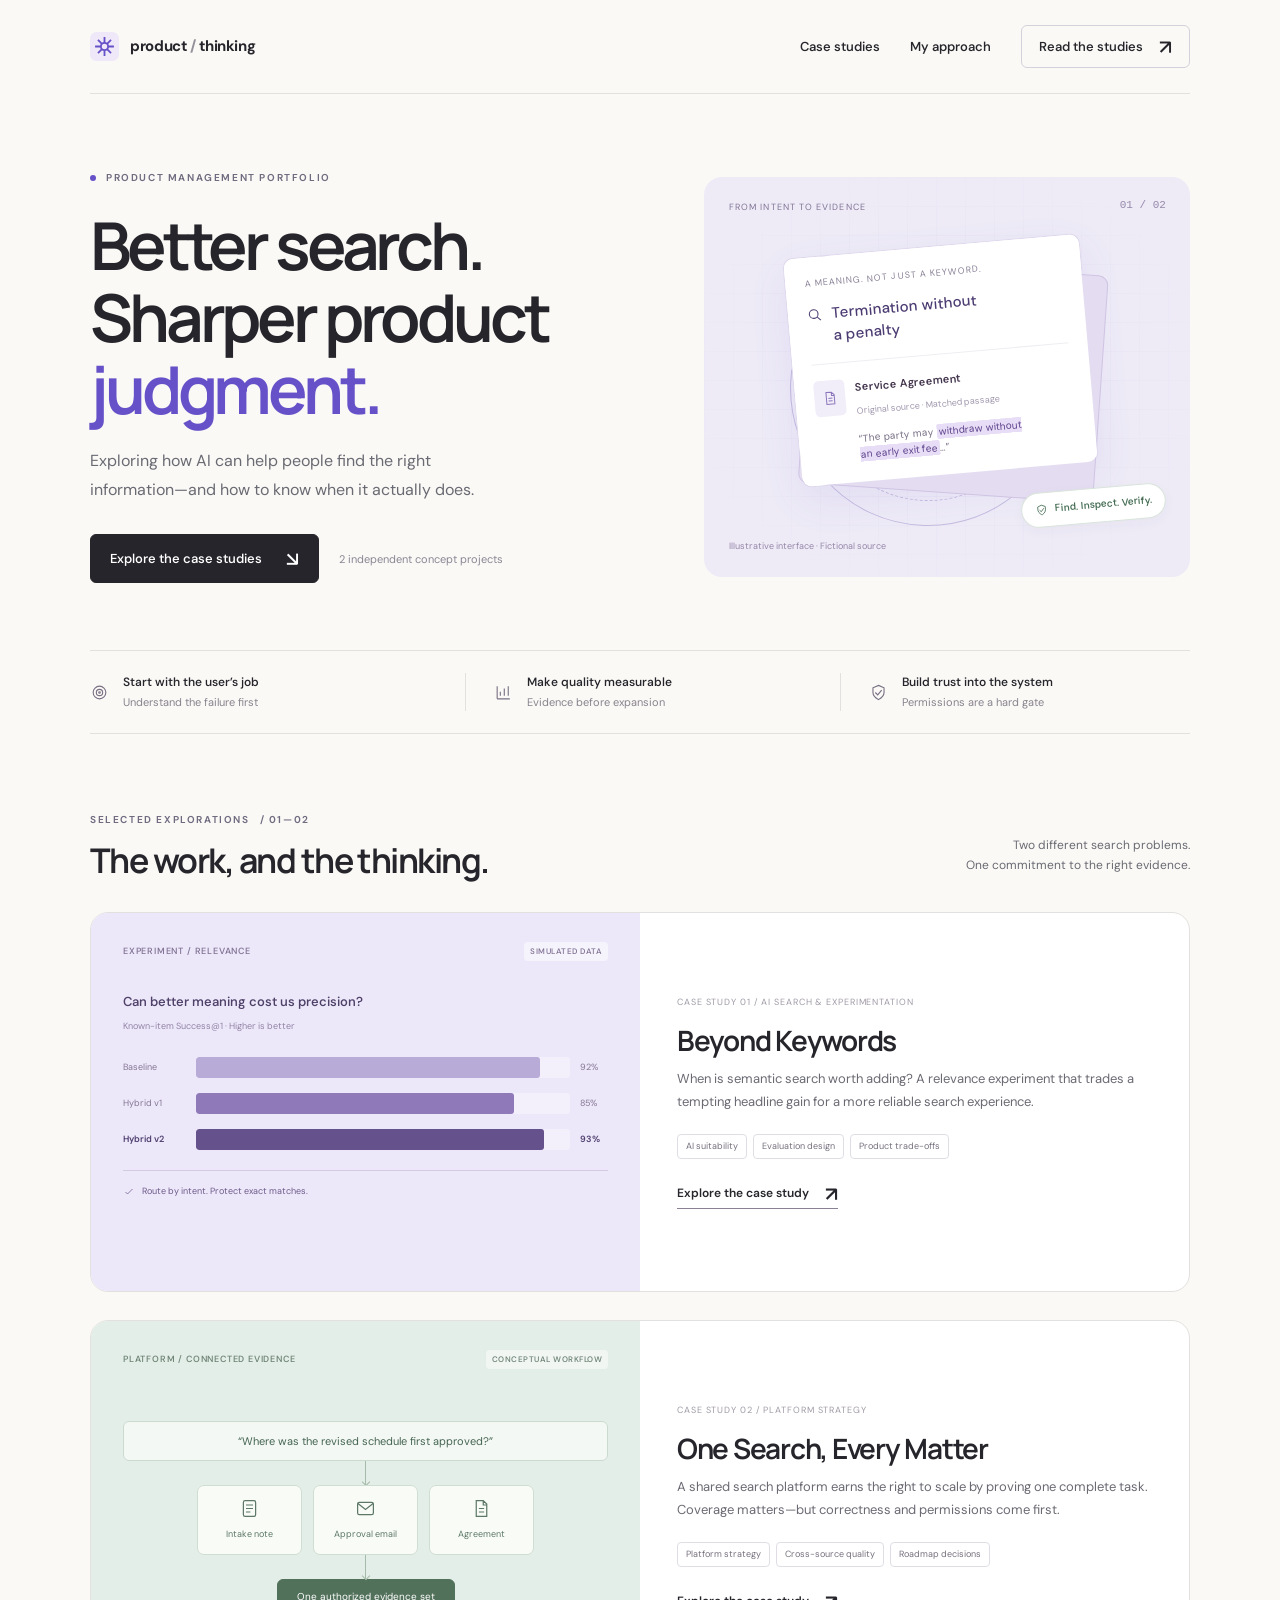
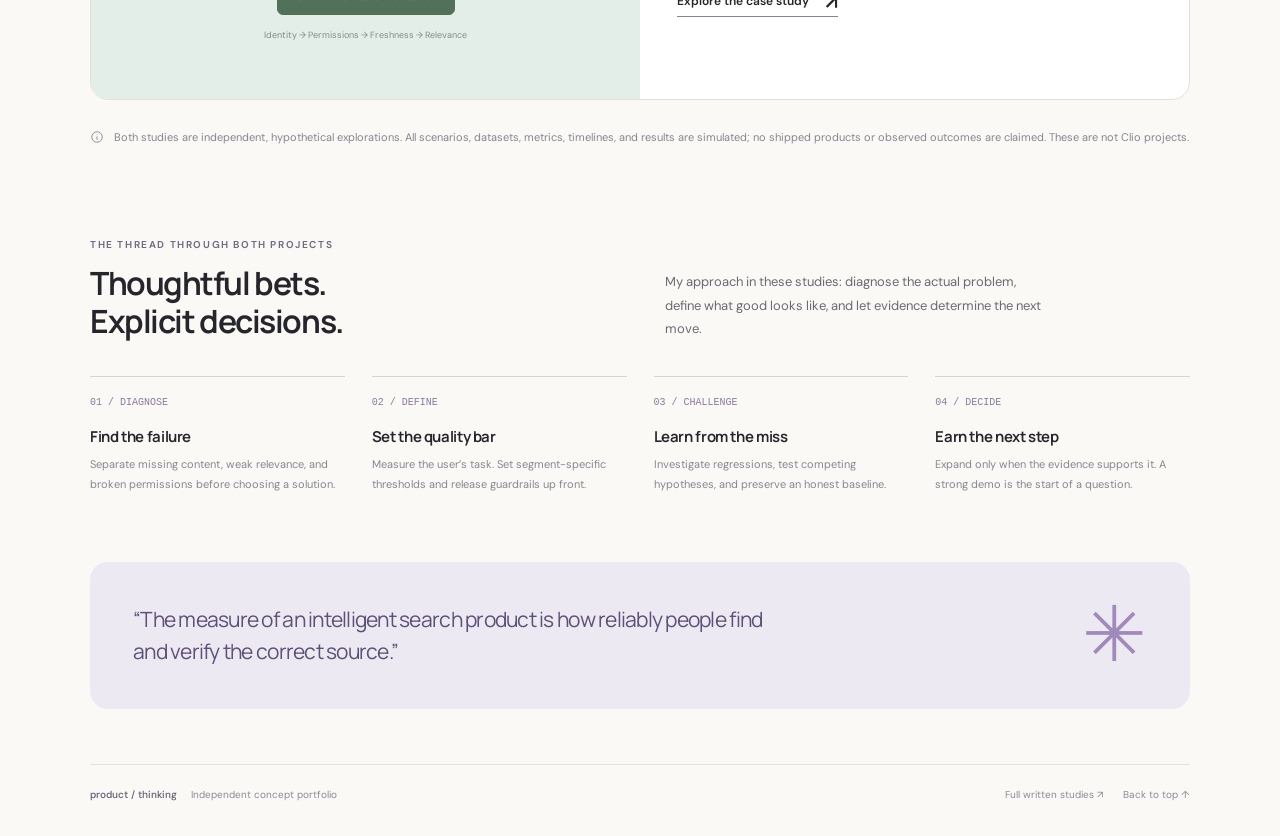
<file: docs/index.html>
<!doctype html>
<html lang="en">
<head><meta charset="UTF-8"><meta name="viewport" content="width=device-width, initial-scale=1"><meta name="theme-color" content="#faf9f6"><meta name="description" content="Two independent product management case studies on AI search: relevance experiments, product judgment, and a permission-aware search platform. All scenarios and metrics are simulated."><title>Product Thinking — AI Search Portfolio</title><link rel="icon" href="assets/icon.svg" type="image/svg+xml"><link rel="stylesheet" href="assets/styles.css"><script src="assets/app.js" defer></script></head>
<body>
<a href="#main" class="skip">Skip to content</a>
<div class="wrap">
 <header class="site-nav"><a class="brand" href="index.html" aria-label="Product Thinking home"><img src="assets/icon.svg" class="brand-mark" alt=""><span>product <em>/</em> thinking</span></a><nav class="nav-links" aria-label="Main navigation"><a href="#work">Case studies</a><a href="#approach">My approach</a><a class="nav-cta" href="full-study.html">Read the studies <span class="arrow" aria-hidden="true">↗</span></a></nav></header>
 <main id="main">
  <section class="hero" aria-labelledby="hero-title">
   <div class="hero-copy"><div class="eyebrow"><span class="dot"></span>Product management portfolio</div><h1 id="hero-title">Better search.<br>Sharper product<br><span>judgment.</span></h1><p>Exploring how AI can help people find the right information—and how to know when it actually does.</p><div class="hero-action"><a class="primary-btn" href="#work">Explore the case studies <span class="arrow" aria-hidden="true">↘</span></a><span>2 independent concept projects</span></div></div>
   <div class="hero-art" role="img" aria-label="Conceptual search interface connecting a query about termination without a penalty to the original contract passage, withdraw without an early exit fee."><div class="art-grid"></div><span class="art-caption">From intent to evidence</span><span class="art-index">01 / 02</span><div class="orbit"><span class="orbit-dot"></span></div><div class="search-card"><div class="micro-label">A meaning. Not just a keyword.</div><div class="query-line"><svg viewBox="0 0 24 24" fill="none" stroke="currentColor" stroke-width="1.6"><circle cx="10" cy="10" r="6.5"/><path d="m15 15 5 5"/></svg><span>Termination without<br>a penalty</span></div><div class="source-result"><div class="doc-icon"><svg viewBox="0 0 24 24" fill="none" stroke="currentColor" stroke-width="1.5"><path d="M6 3h8l4 4v14H6zM14 3v5h4M9 12h6M9 16h6"/></svg></div><div><strong>Service Agreement</strong><small>Original source · Matched passage</small><p>“The party may <mark>withdraw without<br>an early exit fee</mark>…”</p></div></div></div><div class="verified-label"><svg viewBox="0 0 24 24" fill="none" stroke="currentColor" stroke-width="1.5"><path d="m12 3 7 3v6c0 5-7 9-7 9s-7-4-7-9V6z"/><path d="m8 12 3 3 5-6"/></svg>Find. Inspect. Verify.</div><span class="art-bottom">Illustrative interface · Fictional source</span></div>
  </section>
  <div class="principle-strip" aria-label="Focus areas"><div><svg viewBox="0 0 24 24" fill="none" stroke="currentColor" stroke-width="1.4"><circle cx="12" cy="12" r="8"/><circle cx="12" cy="12" r="4"/><circle cx="12" cy="12" r="1"/></svg><div><strong>Start with the user’s job</strong><span>Understand the failure first</span></div></div><div><svg viewBox="0 0 24 24" fill="none" stroke="currentColor" stroke-width="1.4"><path d="M4 20V4M4 20h16M8 16v-5M13 16V7M18 16V4"/></svg><div><strong>Make quality measurable</strong><span>Evidence before expansion</span></div></div><div><svg viewBox="0 0 24 24" fill="none" stroke="currentColor" stroke-width="1.4"><path d="m12 3 7 3v6c0 5-7 9-7 9s-7-4-7-9V6z"/><path d="m8 12 3 3 5-6"/></svg><div><strong>Build trust into the system</strong><span>Permissions are a hard gate</span></div></div></div>
  <section id="work" class="work-section" aria-labelledby="work-title"><div class="section-heading"><div><div class="eyebrow">Selected explorations <span> / 01—02</span></div><h2 id="work-title">The work, and the thinking.</h2></div><p>Two different search problems.<br>One commitment to the right evidence.</p></div>
   <article class="project"><div class="project-visual"><div class="visual-label"><span>Experiment / Relevance</span><span class="mini-tag">Simulated data</span></div><div class="mini-chart"><div class="mini-chart-title">Can better meaning cost us precision?</div><div class="mini-chart-subtitle">Known-item Success@1 · Higher is better</div><div class="mini-chart-rows"><div class="mini-chart-row"><span>Baseline</span><div class="mini-chart-track"><div class="mini-chart-bar" style="width:92%"></div></div><span>92%</span></div><div class="mini-chart-row v1"><span>Hybrid v1</span><div class="mini-chart-track"><div class="mini-chart-bar" style="width:85%"></div></div><span>85%</span></div><div class="mini-chart-row v2"><span>Hybrid v2</span><div class="mini-chart-track"><div class="mini-chart-bar" style="width:93%"></div></div><span>93%</span></div></div><div class="mini-chart-note"><svg viewBox="0 0 24 24" fill="none" stroke="currentColor" stroke-width="1.5"><path d="m5 12 4 4 10-10"/></svg>Route by intent. Protect exact matches.</div></div></div><div class="project-content"><span class="case-number">Case study 01 / AI search & experimentation</span><h3>Beyond Keywords</h3><p>When is semantic search worth adding? A relevance experiment that trades a tempting headline gain for a more reliable search experience.</p><div class="tags"><span class="tag">AI suitability</span><span class="tag">Evaluation design</span><span class="tag">Product trade-offs</span></div><a class="project-link" href="beyond-keywords.html">Explore the case study <span class="arrow" aria-hidden="true">↗</span></a></div></article>
   <article class="project"><div class="project-visual platform"><div class="visual-label"><span>Platform / Connected evidence</span><span class="mini-tag">Conceptual workflow</span></div><div class="mini-network"><div class="network-question">“Where was the revised schedule first approved?”</div><div class="connector"></div><div class="network-sources"><div class="network-source"><svg viewBox="0 0 24 24" fill="none" stroke="currentColor" stroke-width="1.4"><rect x="5" y="3" width="14" height="18" rx="2"/><path d="M8 8h8M8 12h8M8 16h5"/></svg>Intake note</div><div class="network-source"><svg viewBox="0 0 24 24" fill="none" stroke="currentColor" stroke-width="1.4"><rect x="3" y="5" width="18" height="14" rx="2"/><path d="m3 6 9 7 9-7"/></svg>Approval email</div><div class="network-source"><svg viewBox="0 0 24 24" fill="none" stroke="currentColor" stroke-width="1.4"><path d="M6 3h8l4 4v14H6zM14 3v5h4M9 12h6M9 16h6"/></svg>Agreement</div></div><div class="connector"></div><div class="network-core">One authorized evidence set</div><div class="network-outcome">Identity → Permissions → Freshness → Relevance</div></div></div><div class="project-content"><span class="case-number">Case study 02 / Platform strategy</span><h3>One Search, Every Matter</h3><p>A shared search platform earns the right to scale by proving one complete task. Coverage matters—but correctness and permissions come first.</p><div class="tags"><span class="tag">Platform strategy</span><span class="tag">Cross-source quality</span><span class="tag">Roadmap decisions</span></div><a class="project-link" href="one-search.html">Explore the case study <span class="arrow" aria-hidden="true">↗</span></a></div></article>
   <p class="disclosure-inline"><svg viewBox="0 0 24 24" fill="none" stroke="currentColor" stroke-width="1.5"><circle cx="12" cy="12" r="9"/><path d="M12 11v6M12 7v1"/></svg>Both studies are independent, hypothetical explorations. All scenarios, datasets, metrics, timelines, and results are simulated; no shipped products or observed outcomes are claimed. These are not Clio projects.</p>
  </section>
  <section id="approach" class="approach-section" aria-labelledby="approach-title"><div class="approach-heading"><div><div class="eyebrow">The thread through both projects</div><h2 id="approach-title">Thoughtful bets.<br>Explicit decisions.</h2></div><p>My approach in these studies: diagnose the actual problem, define what good looks like, and let evidence determine the next move.</p></div><div class="approach-steps"><div class="approach-step"><span class="step-num">01 / DIAGNOSE</span><h3>Find the failure</h3><p>Separate missing content, weak relevance, and broken permissions before choosing a solution.</p></div><div class="approach-step"><span class="step-num">02 / DEFINE</span><h3>Set the quality bar</h3><p>Measure the user’s task. Set segment-specific thresholds and release guardrails up front.</p></div><div class="approach-step"><span class="step-num">03 / CHALLENGE</span><h3>Learn from the miss</h3><p>Investigate regressions, test competing hypotheses, and preserve an honest baseline.</p></div><div class="approach-step"><span class="step-num">04 / DECIDE</span><h3>Earn the next step</h3><p>Expand only when the evidence supports it. A strong demo is the start of a question.</p></div></div></section>
  <div class="closing"><blockquote>“The measure of an intelligent search product is how reliably people find and verify the correct source.”</blockquote><span class="asterisk" aria-hidden="true">✳</span></div>
 </main>
 <footer class="footer"><div class="footer-left"><span class="footer-name">product / thinking</span><span>Independent concept portfolio</span></div><div class="footer-right"><a href="full-study.html">Full written studies ↗</a><a href="#main">Back to top ↑</a></div></footer>
</div>
</body></html>
</file>
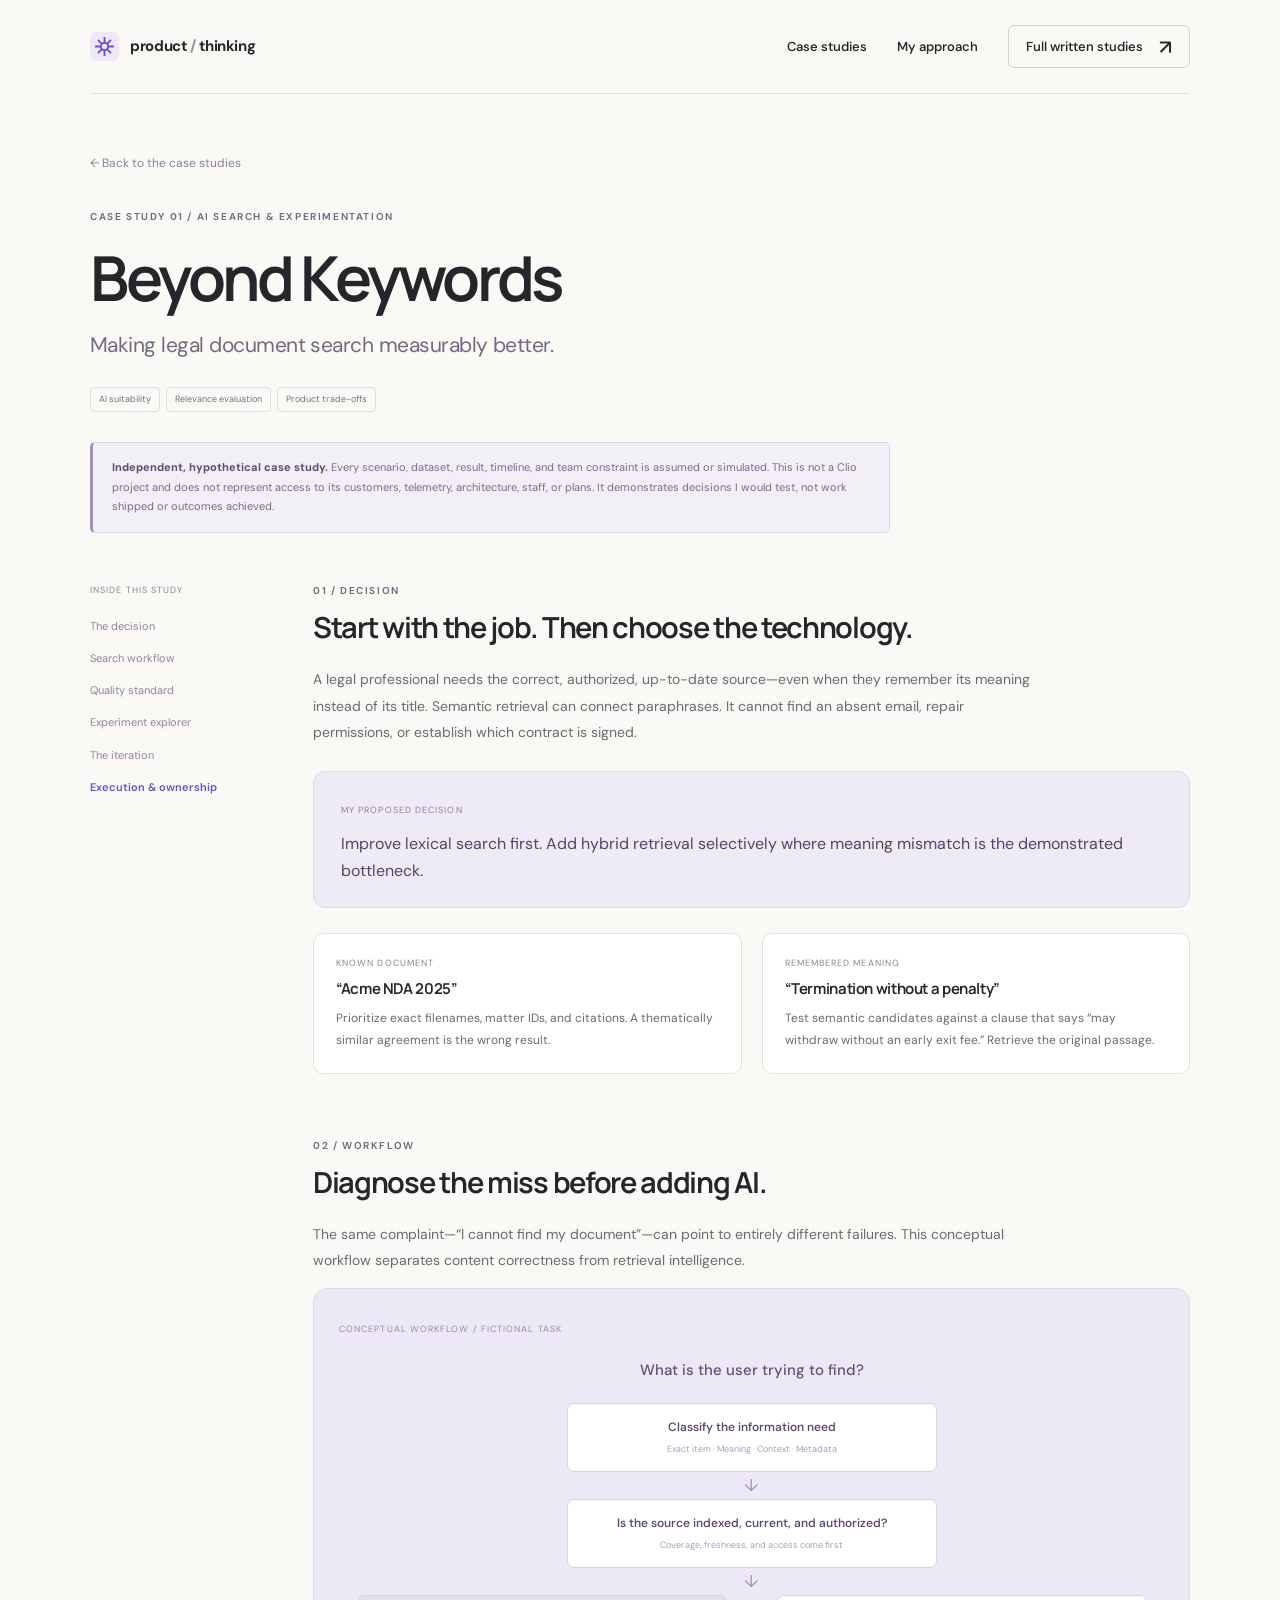
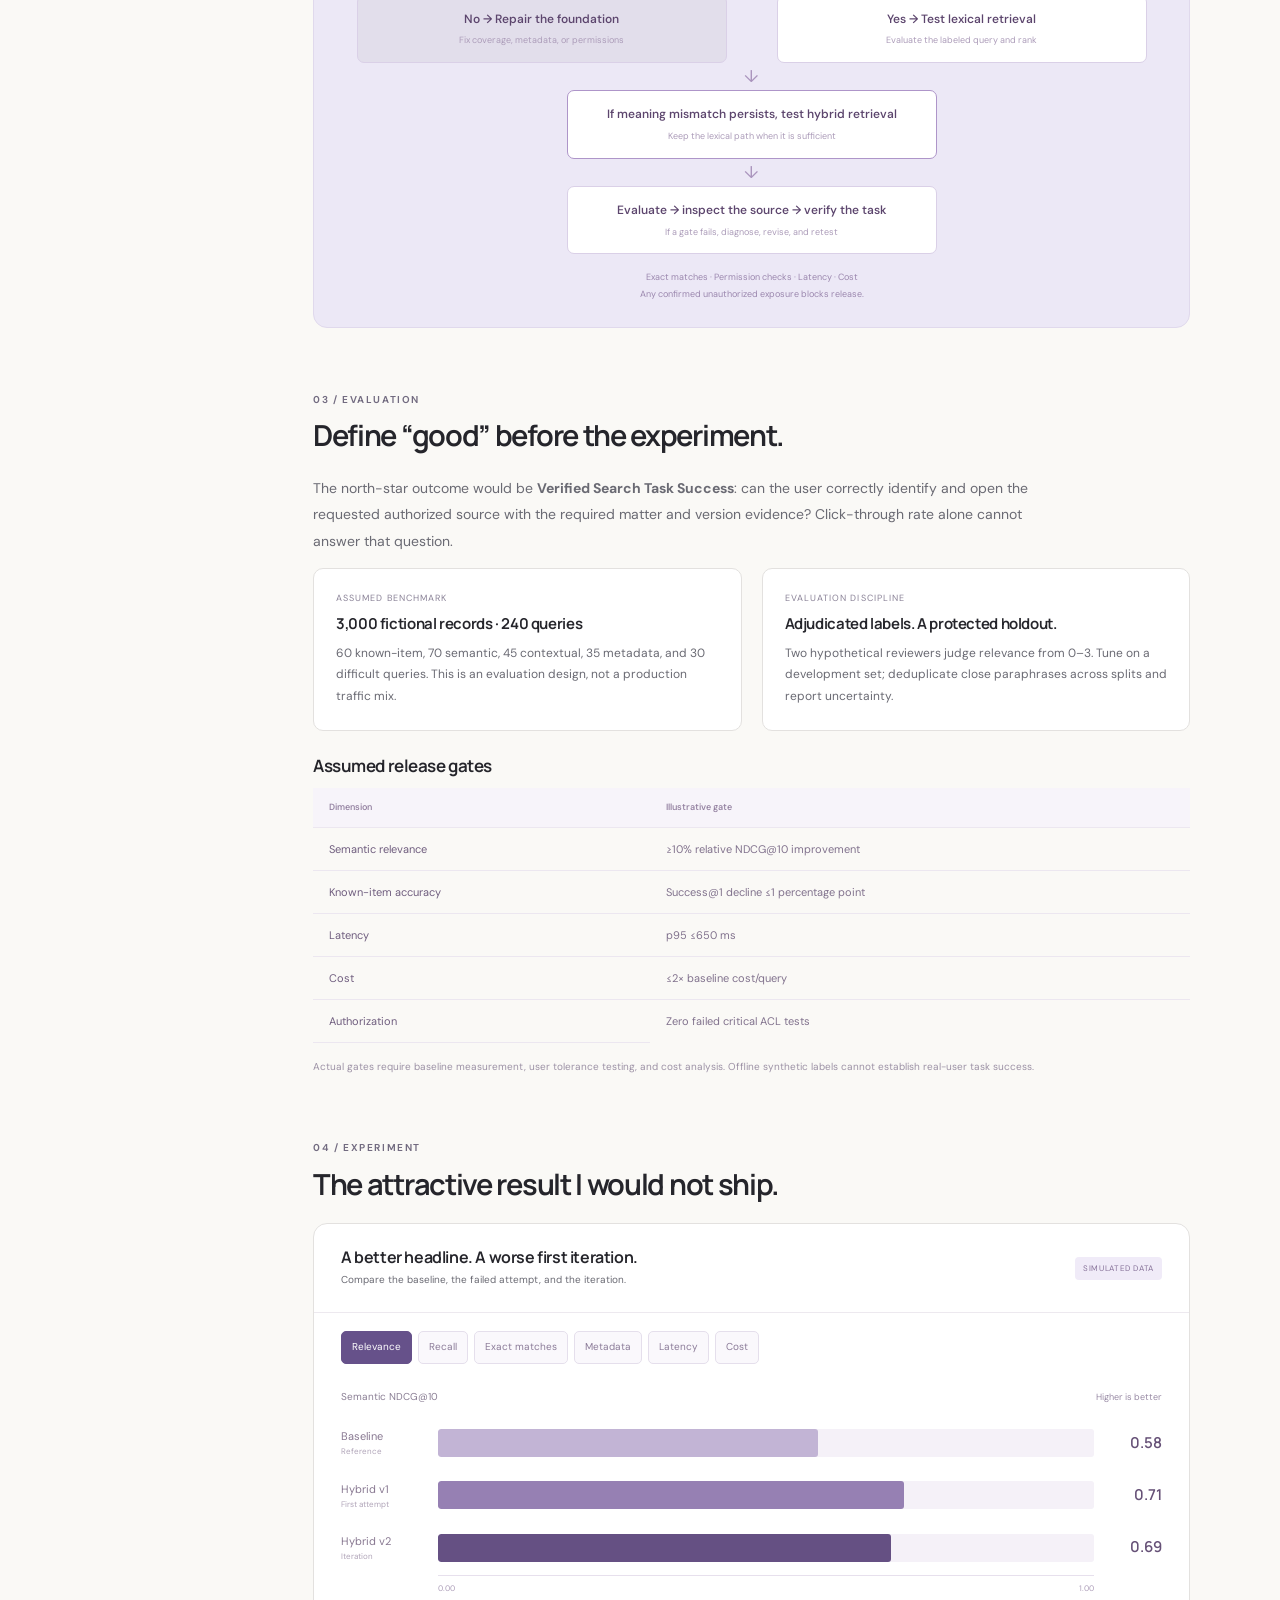
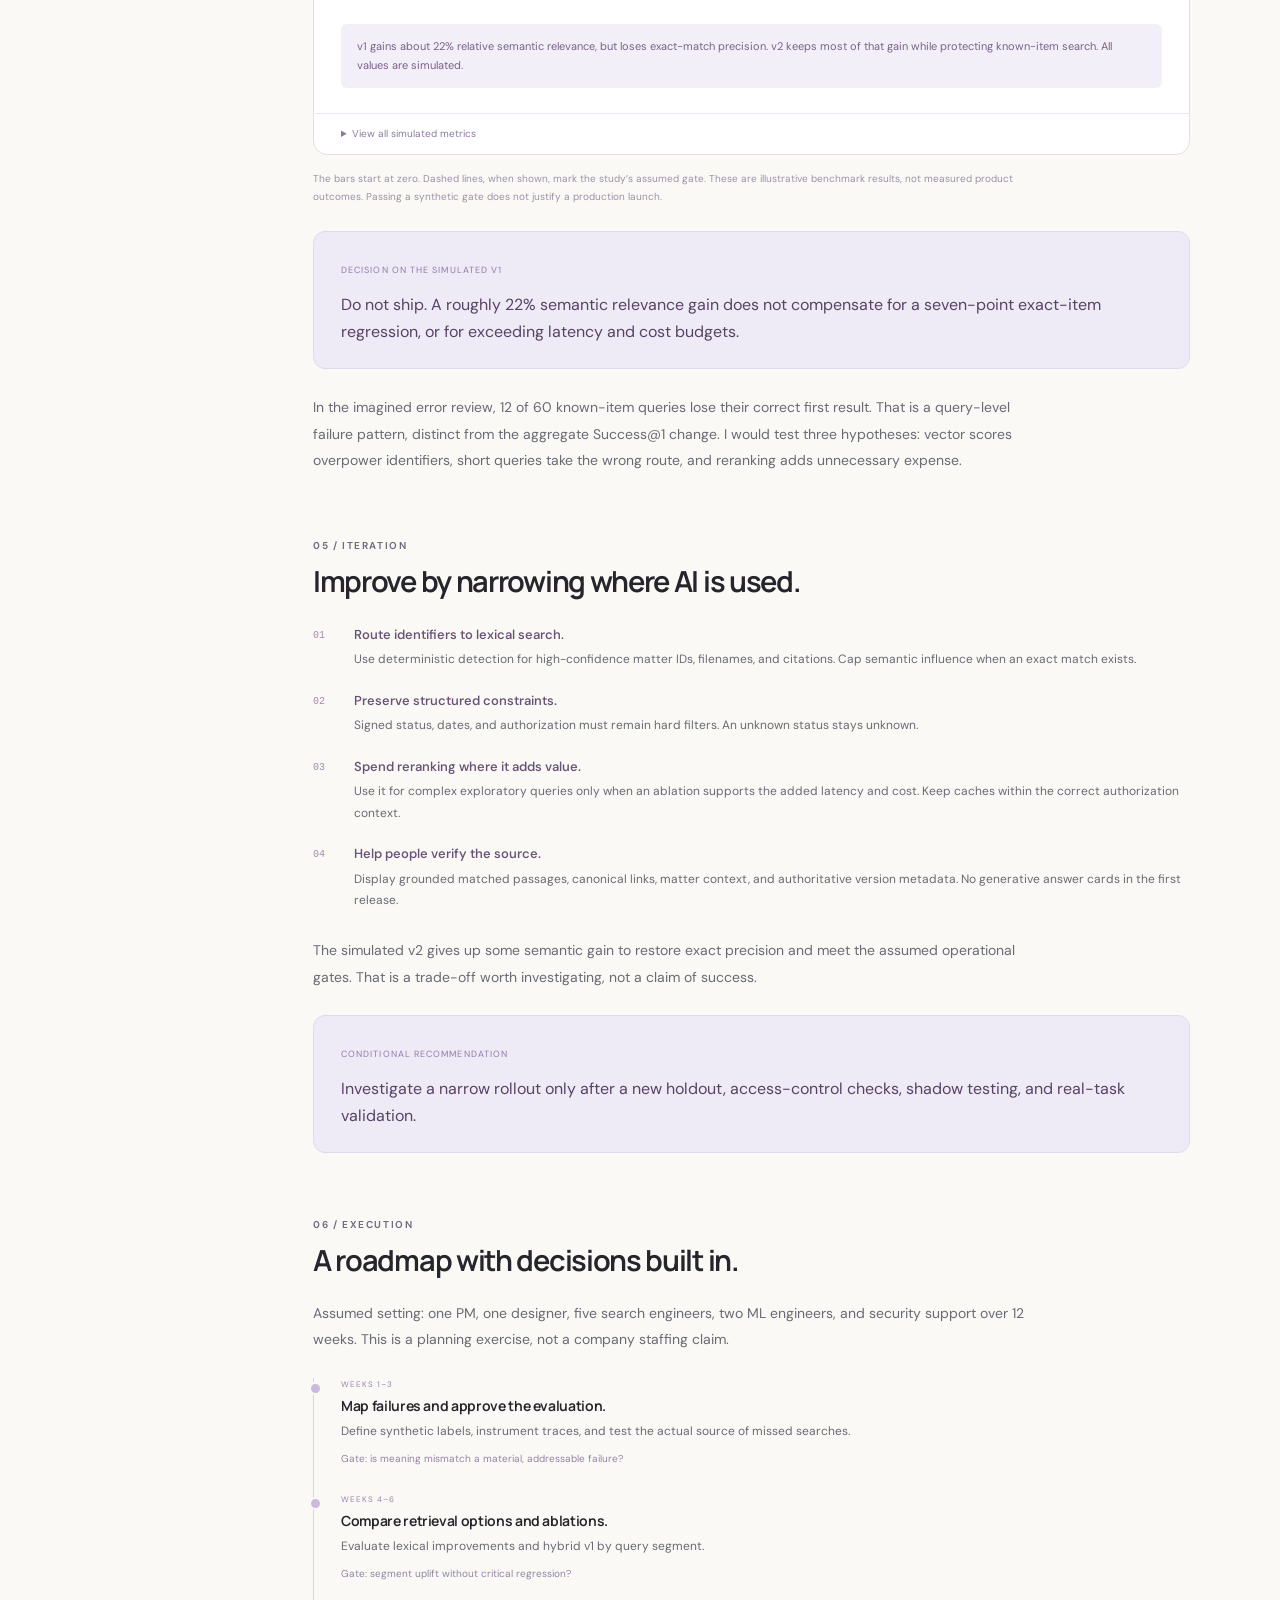
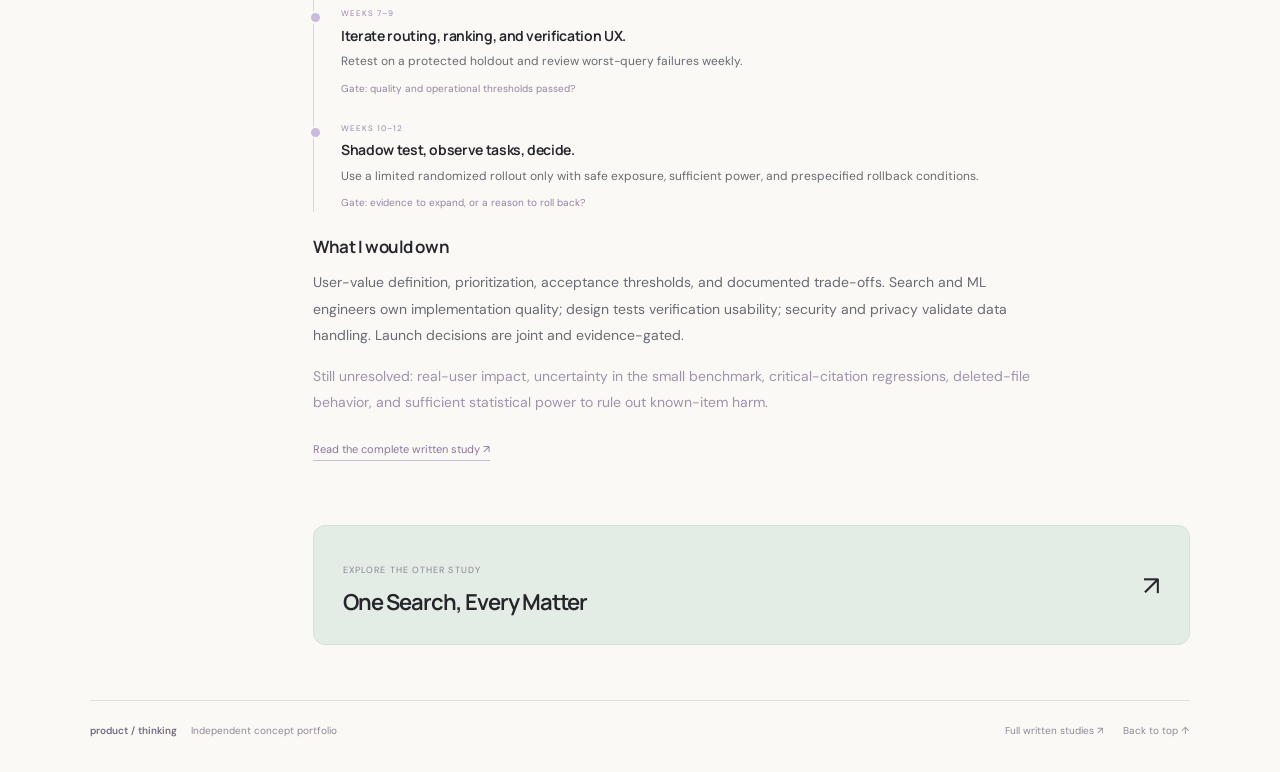
<file: docs/beyond-keywords.html>
<!doctype html><html lang="en"><head><meta charset="UTF-8"><meta name="viewport" content="width=device-width, initial-scale=1"><meta name="theme-color" content="#faf9f6"><meta name="description" content="Making legal document search measurably better. Independent hypothetical case study; all metrics and results are simulated."><title>Beyond Keywords — Product Thinking</title><link rel="icon" href="assets/icon.svg" type="image/svg+xml"><link rel="stylesheet" href="assets/styles.css"><script src="assets/app.js" defer></script></head><body><a class="skip" href="#main">Skip to content</a><div class="wrap"><header class="site-nav"><a class="brand" href="index.html" aria-label="Product Thinking home"><img class="brand-mark" src="assets/icon.svg" alt=""><span>product <em>/</em> thinking</span></a><nav class="nav-links" aria-label="Main navigation"><a href="index.html#work">Case studies</a><a href="index.html#approach">My approach</a><a class="nav-cta" href="full-study.html">Full written studies <span class="arrow" aria-hidden="true">↗</span></a></nav></header><main id="main"><div class="case-hero"><a class="back-link" href="index.html#work">← Back to the case studies</a><div class="eyebrow">Case study 01 / AI search & experimentation</div><h1>Beyond Keywords</h1><p class="subtitle">Making legal document search measurably better.</p><div class="tags"><span class="tag">AI suitability</span><span class="tag">Relevance evaluation</span><span class="tag">Product trade-offs</span></div><div class="disclosure-box"><strong>Independent, hypothetical case study.</strong> Every scenario, dataset, result, timeline, and team constraint is assumed or simulated. This is not a Clio project and does not represent access to its customers, telemetry, architecture, staff, or plans. It demonstrates decisions I would test, not work shipped or outcomes achieved.</div></div><div class="case-layout"><aside class="case-toc" aria-label="On this page"><span class="micro-label">Inside this study</span><a href="#decision">The decision</a><a href="#workflow">Search workflow</a><a href="#evaluation">Quality standard</a><a href="#experiment">Experiment explorer</a><a href="#iteration">The iteration</a><a href="#execution">Execution & ownership</a></aside><div><section class="case-section" id="decision"><div class="eyebrow">01 / decision</div><h2>Start with the job. Then choose the technology.</h2><p>A legal professional needs the correct, authorized, up-to-date source—even when they remember its meaning instead of its title. Semantic retrieval can connect paraphrases. It cannot find an absent email, repair permissions, or establish which contract is signed.</p><div class="decision-box"><span class="micro-label">My proposed decision</span><p>Improve lexical search first. Add hybrid retrieval selectively where meaning mismatch is the demonstrated bottleneck.</p></div><div class="two-col"><div class="small-panel"><div class="micro-label">Known document</div><h3>“Acme NDA 2025”</h3><p>Prioritize exact filenames, matter IDs, and citations. A thematically similar agreement is the wrong result.</p></div><div class="small-panel"><div class="micro-label">Remembered meaning</div><h3>“Termination without a penalty”</h3><p>Test semantic candidates against a clause that says “may withdraw without an early exit fee.” Retrieve the original passage.</p></div></div></section><section class="case-section" id="workflow"><div class="eyebrow">02 / workflow</div><h2>Diagnose the miss before adding AI.</h2><p>The same complaint—“I cannot find my document”—can point to entirely different failures. This conceptual workflow separates content correctness from retrieval intelligence.</p><div class="workflow"><span class="micro-label">Conceptual workflow / Fictional task</span><div class="workflow-query">What is the user trying to find?</div><div class="flow-node"><strong>Classify the information need</strong><small>Exact item · Meaning · Context · Metadata</small></div><div class="flow-arrow" aria-hidden="true">↓</div><div class="flow-node"><strong>Is the source indexed, current, and authorized?</strong><small>Coverage, freshness, and access come first</small></div><div class="flow-arrow" aria-hidden="true">↓</div><div class="flow-branches"><div class="flow-node no-ai"><strong>No → Repair the foundation</strong><small>Fix coverage, metadata, or permissions</small></div><div class="flow-node"><strong>Yes → Test lexical retrieval</strong><small>Evaluate the labeled query and rank</small></div></div><div class="flow-arrow" aria-hidden="true">↓</div><div class="flow-node yes-ai"><strong>If meaning mismatch persists, test hybrid retrieval</strong><small>Keep the lexical path when it is sufficient</small></div><div class="flow-arrow" aria-hidden="true">↓</div><div class="flow-node"><strong>Evaluate → inspect the source → verify the task</strong><small>If a gate fails, diagnose, revise, and retest</small></div><p class="flow-gate">Exact matches · Permission checks · Latency · Cost<br>Any confirmed unauthorized exposure blocks release.</p></div></section><section class="case-section" id="evaluation"><div class="eyebrow">03 / evaluation</div><h2>Define “good” before the experiment.</h2><p>The north-star outcome would be <strong>Verified Search Task Success</strong>: can the user correctly identify and open the requested authorized source with the required matter and version evidence? Click-through rate alone cannot answer that question.</p><div class="two-col"><div class="small-panel"><div class="micro-label">Assumed benchmark</div><h3>3,000 fictional records · 240 queries</h3><p>60 known-item, 70 semantic, 45 contextual, 35 metadata, and 30 difficult queries. This is an evaluation design, not a production traffic mix.</p></div><div class="small-panel"><div class="micro-label">Evaluation discipline</div><h3>Adjudicated labels. A protected holdout.</h3><p>Two hypothetical reviewers judge relevance from 0–3. Tune on a development set; deduplicate close paraphrases across splits and report uncertainty.</p></div></div><h3>Assumed release gates</h3><div class="table-scroll"><table><thead><tr><th scope="col">Dimension</th><th scope="col">Illustrative gate</th></tr></thead><tbody><tr><th scope="row">Semantic relevance</th><td>≥10% relative NDCG@10 improvement</td></tr><tr><th scope="row">Known-item accuracy</th><td>Success@1 decline ≤1 percentage point</td></tr><tr><th scope="row">Latency</th><td>p95 ≤650 ms</td></tr><tr><th scope="row">Cost</th><td>≤2× baseline cost/query</td></tr><tr><th scope="row">Authorization</th><td>Zero failed critical ACL tests</td></tr></tbody></table></div><p class="fine-print">Actual gates require baseline measurement, user tolerance testing, and cost analysis. Offline synthetic labels cannot establish real-user task success.</p></section><section class="case-section" id="experiment"><div class="eyebrow">04 / experiment</div><h2>The attractive result I would not ship.</h2><div class="experiment" data-experiment="relevance"><div class="experiment-header"><div><h3>A better headline. A worse first iteration.</h3><p>Compare the baseline, the failed attempt, and the iteration.</p></div><span class="simulation-tag">Simulated data</span></div><div class="metric-tabs" role="group" aria-label="Select an experiment metric"><button class="metric-tab" type="button" data-metric="ndcg" aria-pressed="true">Relevance</button><button class="metric-tab" type="button" data-metric="recall" aria-pressed="false">Recall</button><button class="metric-tab" type="button" data-metric="exact" aria-pressed="false">Exact matches</button><button class="metric-tab" type="button" data-metric="metadata" aria-pressed="false">Metadata</button><button class="metric-tab" type="button" data-metric="latency" aria-pressed="false">Latency</button><button class="metric-tab" type="button" data-metric="cost" aria-pressed="false">Cost</button></div><div class="chart"><div class="chart-context"><span data-chart-label>Semantic NDCG@10</span><span class="direction" data-chart-direction>Higher is better</span></div><div class="chart-rows"><div class="chart-row" data-chart-row><span class="chart-row-label">Baseline<small>Reference</small></span><div class="chart-track" aria-hidden="true"><div class="chart-bar" data-bar style="width:58%"></div><span class="chart-gate" data-gate hidden></span></div><span class="chart-value" data-value>0.58</span></div><div class="chart-row" data-chart-row><span class="chart-row-label">Hybrid v1<small>First attempt</small></span><div class="chart-track" aria-hidden="true"><div class="chart-bar" data-bar style="width:71%"></div><span class="chart-gate" data-gate hidden></span></div><span class="chart-value" data-value>0.71</span></div><div class="chart-row" data-chart-row><span class="chart-row-label">Hybrid v2<small>Iteration</small></span><div class="chart-track" aria-hidden="true"><div class="chart-bar" data-bar style="width:69%"></div><span class="chart-gate" data-gate hidden></span></div><span class="chart-value" data-value>0.69</span></div></div><div class="chart-axis" aria-hidden="true"><span data-axis-start>0</span><span data-axis-end>1.00</span></div><p class="sr-only" data-chart-summary role="status" aria-live="polite" aria-atomic="true">All experiment values are simulated. The full metric table is available below.</p></div><p class="chart-insight" data-chart-insight>v1 improves semantic relevance but fails exact-match, latency, and cost gates. v2 warrants further validation.</p><details class="chart-table"><summary>View all simulated metrics</summary><div class="table-scroll"><table><thead><tr><th scope="col">Metric</th><th scope="col">Baseline</th><th scope="col">v1</th><th scope="col">v2</th></tr></thead><tbody><tr><th scope="row">Semantic NDCG@10</th><td>0.58</td><td>0.71</td><td>0.69</td></tr><tr><th scope="row">Semantic Recall@10</th><td>65%</td><td>80%</td><td>78%</td></tr><tr><th scope="row">Known-item Success@1</th><td>92%</td><td>85%</td><td>93%</td></tr><tr><th scope="row">Metadata constraint precision</th><td>96%</td><td>93%</td><td>97%</td></tr><tr><th scope="row">p95 response time</th><td>230 ms</td><td>720 ms</td><td>490 ms</td></tr><tr><th scope="row">Relative cost/query</th><td>1.0×</td><td>2.1×</td><td>1.6×</td></tr><tr><th scope="row">Critical ACL tests failed</th><td>0</td><td>0</td><td>0</td></tr></tbody></table></div></details></div><p class="fine-print">The bars start at zero. Dashed lines, when shown, mark the study’s assumed gate. These are illustrative benchmark results, not measured product outcomes. Passing a synthetic gate does not justify a production launch.</p><div class="decision-box"><span class="micro-label">Decision on the simulated v1</span><p>Do not ship. A roughly 22% semantic relevance gain does not compensate for a seven-point exact-item regression, or for exceeding latency and cost budgets.</p></div><p>In the imagined error review, 12 of 60 known-item queries lose their correct first result. That is a query-level failure pattern, distinct from the aggregate Success@1 change. I would test three hypotheses: vector scores overpower identifiers, short queries take the wrong route, and reranking adds unnecessary expense.</p></section><section class="case-section" id="iteration"><div class="eyebrow">05 / iteration</div><h2>Improve by narrowing where AI is used.</h2><ol class="decision-list"><li><div><strong>Route identifiers to lexical search.</strong><p>Use deterministic detection for high-confidence matter IDs, filenames, and citations. Cap semantic influence when an exact match exists.</p></div></li><li><div><strong>Preserve structured constraints.</strong><p>Signed status, dates, and authorization must remain hard filters. An unknown status stays unknown.</p></div></li><li><div><strong>Spend reranking where it adds value.</strong><p>Use it for complex exploratory queries only when an ablation supports the added latency and cost. Keep caches within the correct authorization context.</p></div></li><li><div><strong>Help people verify the source.</strong><p>Display grounded matched passages, canonical links, matter context, and authoritative version metadata. No generative answer cards in the first release.</p></div></li></ol><p>The simulated v2 gives up some semantic gain to restore exact precision and meet the assumed operational gates. That is a trade-off worth investigating, not a claim of success.</p><div class="decision-box"><span class="micro-label">Conditional recommendation</span><p>Investigate a narrow rollout only after a new holdout, access-control checks, shadow testing, and real-task validation.</p></div></section><section class="case-section" id="execution"><div class="eyebrow">06 / execution</div><h2>A roadmap with decisions built in.</h2><p>Assumed setting: one PM, one designer, five search engineers, two ML engineers, and security support over 12 weeks. This is a planning exercise, not a company staffing claim.</p><div class="timeline"><div class="timeline-stage"><div class="micro-label">Weeks 1–3</div><h3>Map failures and approve the evaluation.</h3><p>Define synthetic labels, instrument traces, and test the actual source of missed searches.</p><span class="timeline-gate">Gate: is meaning mismatch a material, addressable failure?</span></div><div class="timeline-stage"><div class="micro-label">Weeks 4–6</div><h3>Compare retrieval options and ablations.</h3><p>Evaluate lexical improvements and hybrid v1 by query segment.</p><span class="timeline-gate">Gate: segment uplift without critical regression?</span></div><div class="timeline-stage"><div class="micro-label">Weeks 7–9</div><h3>Iterate routing, ranking, and verification UX.</h3><p>Retest on a protected holdout and review worst-query failures weekly.</p><span class="timeline-gate">Gate: quality and operational thresholds passed?</span></div><div class="timeline-stage"><div class="micro-label">Weeks 10–12</div><h3>Shadow test, observe tasks, decide.</h3><p>Use a limited randomized rollout only with safe exposure, sufficient power, and prespecified rollback conditions.</p><span class="timeline-gate">Gate: evidence to expand, or a reason to roll back?</span></div></div><h3>What I would own</h3><p>User-value definition, prioritization, acceptance thresholds, and documented trade-offs. Search and ML engineers own implementation quality; design tests verification usability; security and privacy validate data handling. Launch decisions are joint and evidence-gated.</p><p class="case-footer-note">Still unresolved: real-user impact, uncertainty in the small benchmark, critical-citation regressions, deleted-file behavior, and sufficient statistical power to rule out known-item harm.</p><div class="source-action"><a href="full-study.html#beyond-keywords">Read the complete written study ↗</a></div></section><a class="study-next green" href="one-search.html"><div><span class="micro-label">Explore the other study</span><h3>One Search, Every Matter</h3></div><span class="arrow" aria-hidden="true">↗</span></a></div></div></main><footer class="footer"><div class="footer-left"><a class="footer-name" href="index.html">product / thinking</a><span>Independent concept portfolio</span></div><div class="footer-right"><a href="full-study.html">Full written studies ↗</a><a href="#main">Back to top ↑</a></div></footer></div></body></html>
</file>
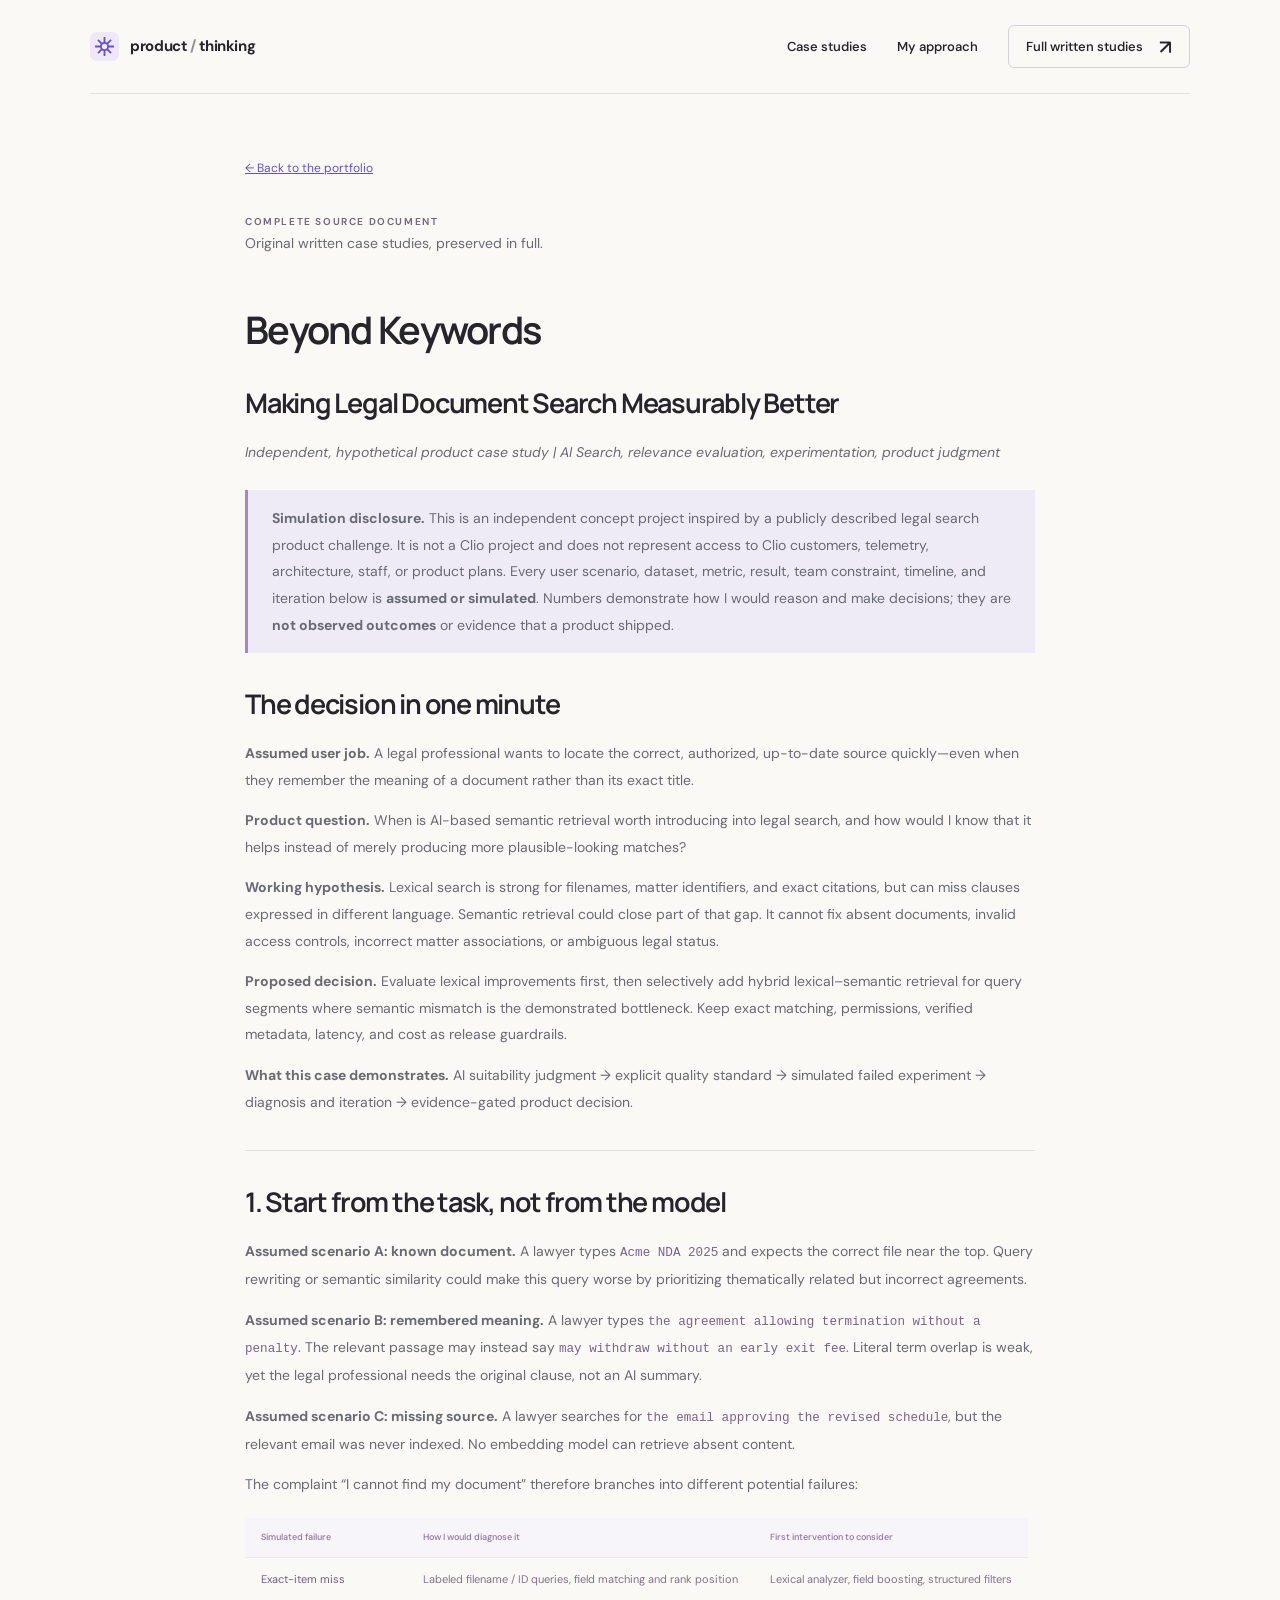
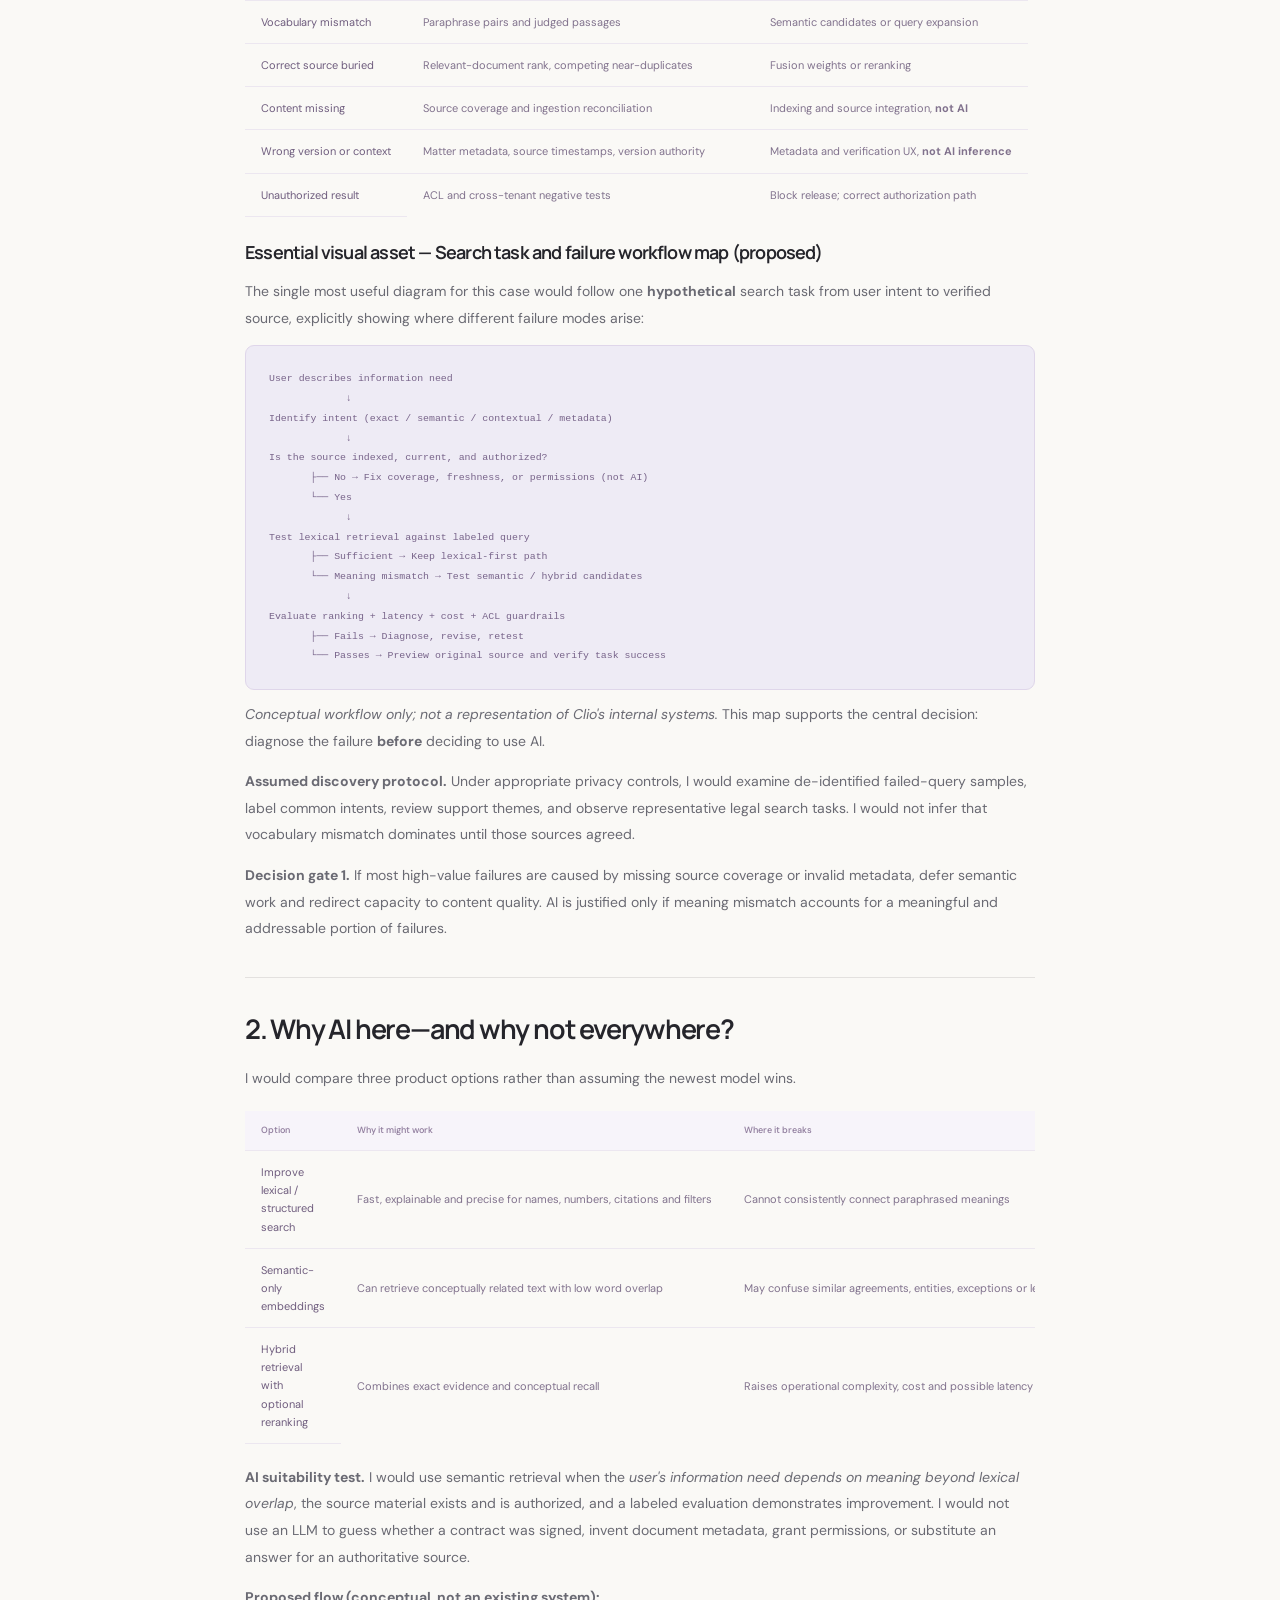
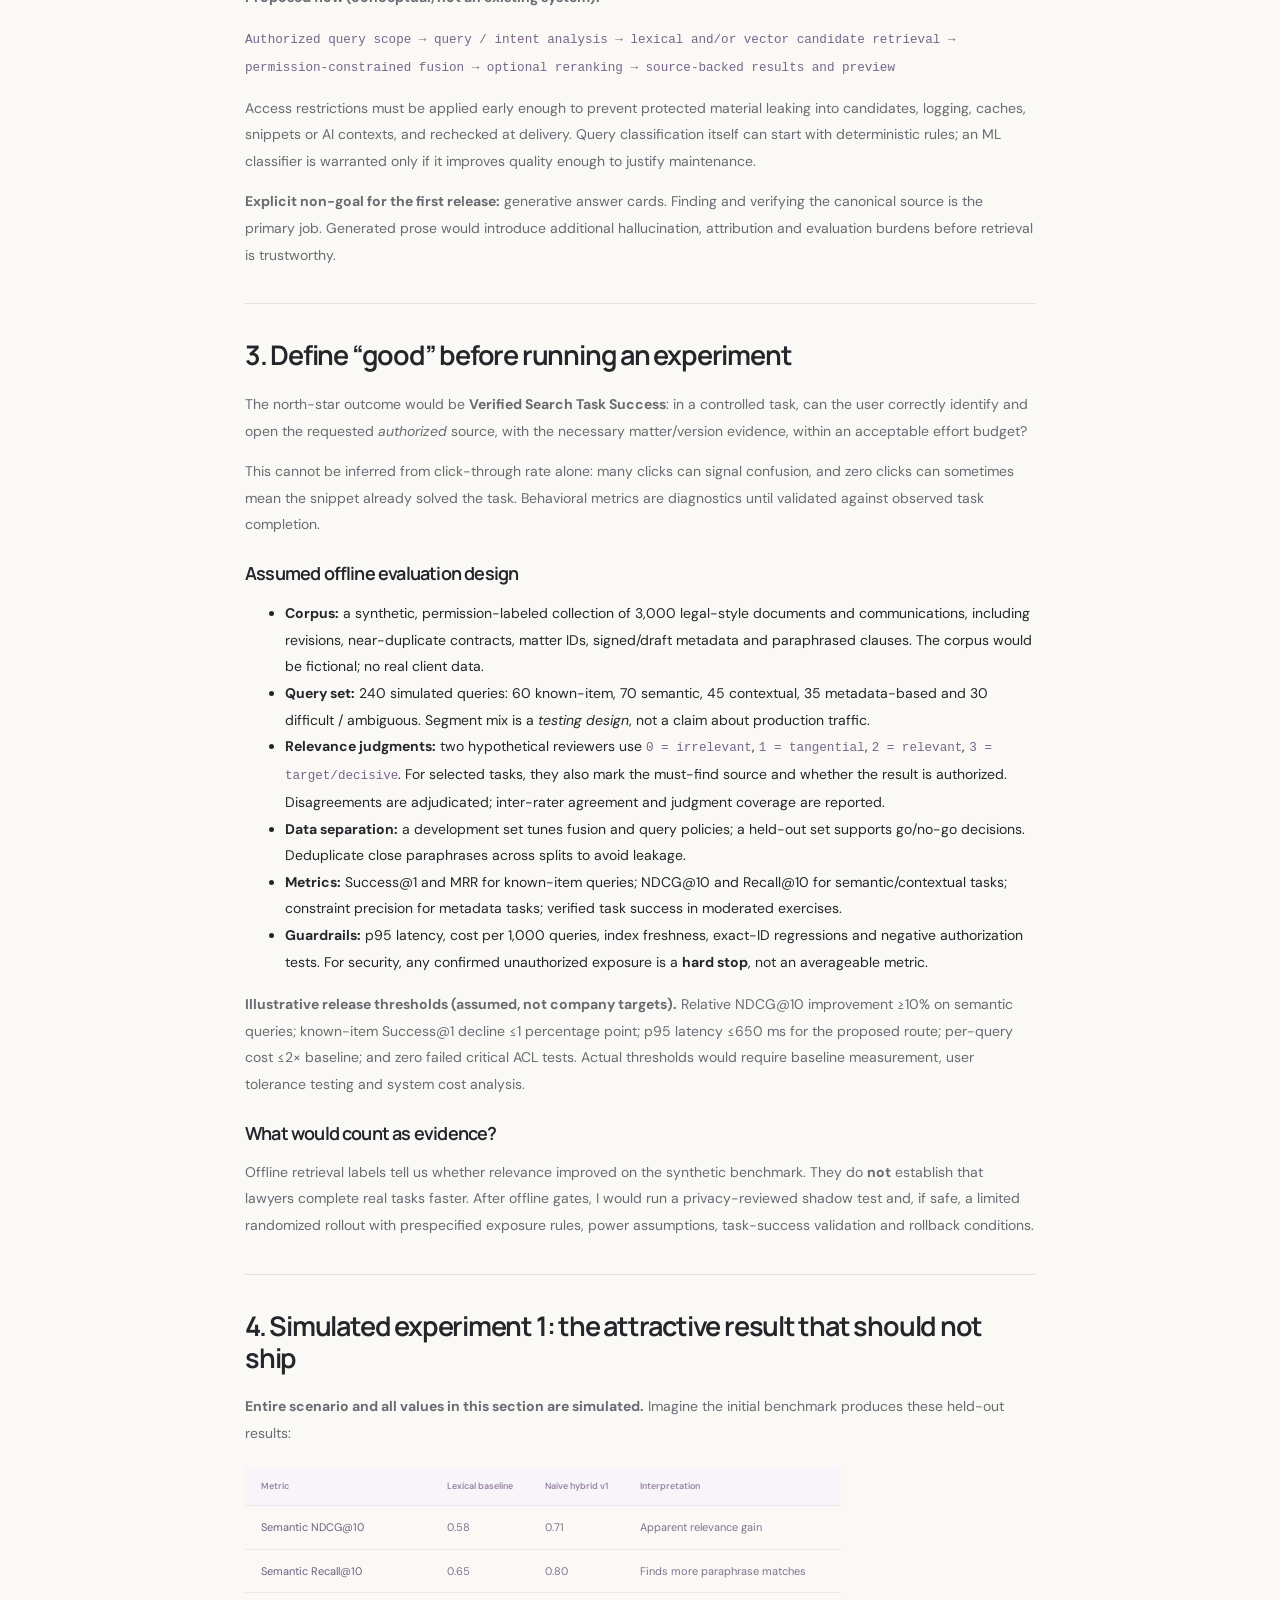
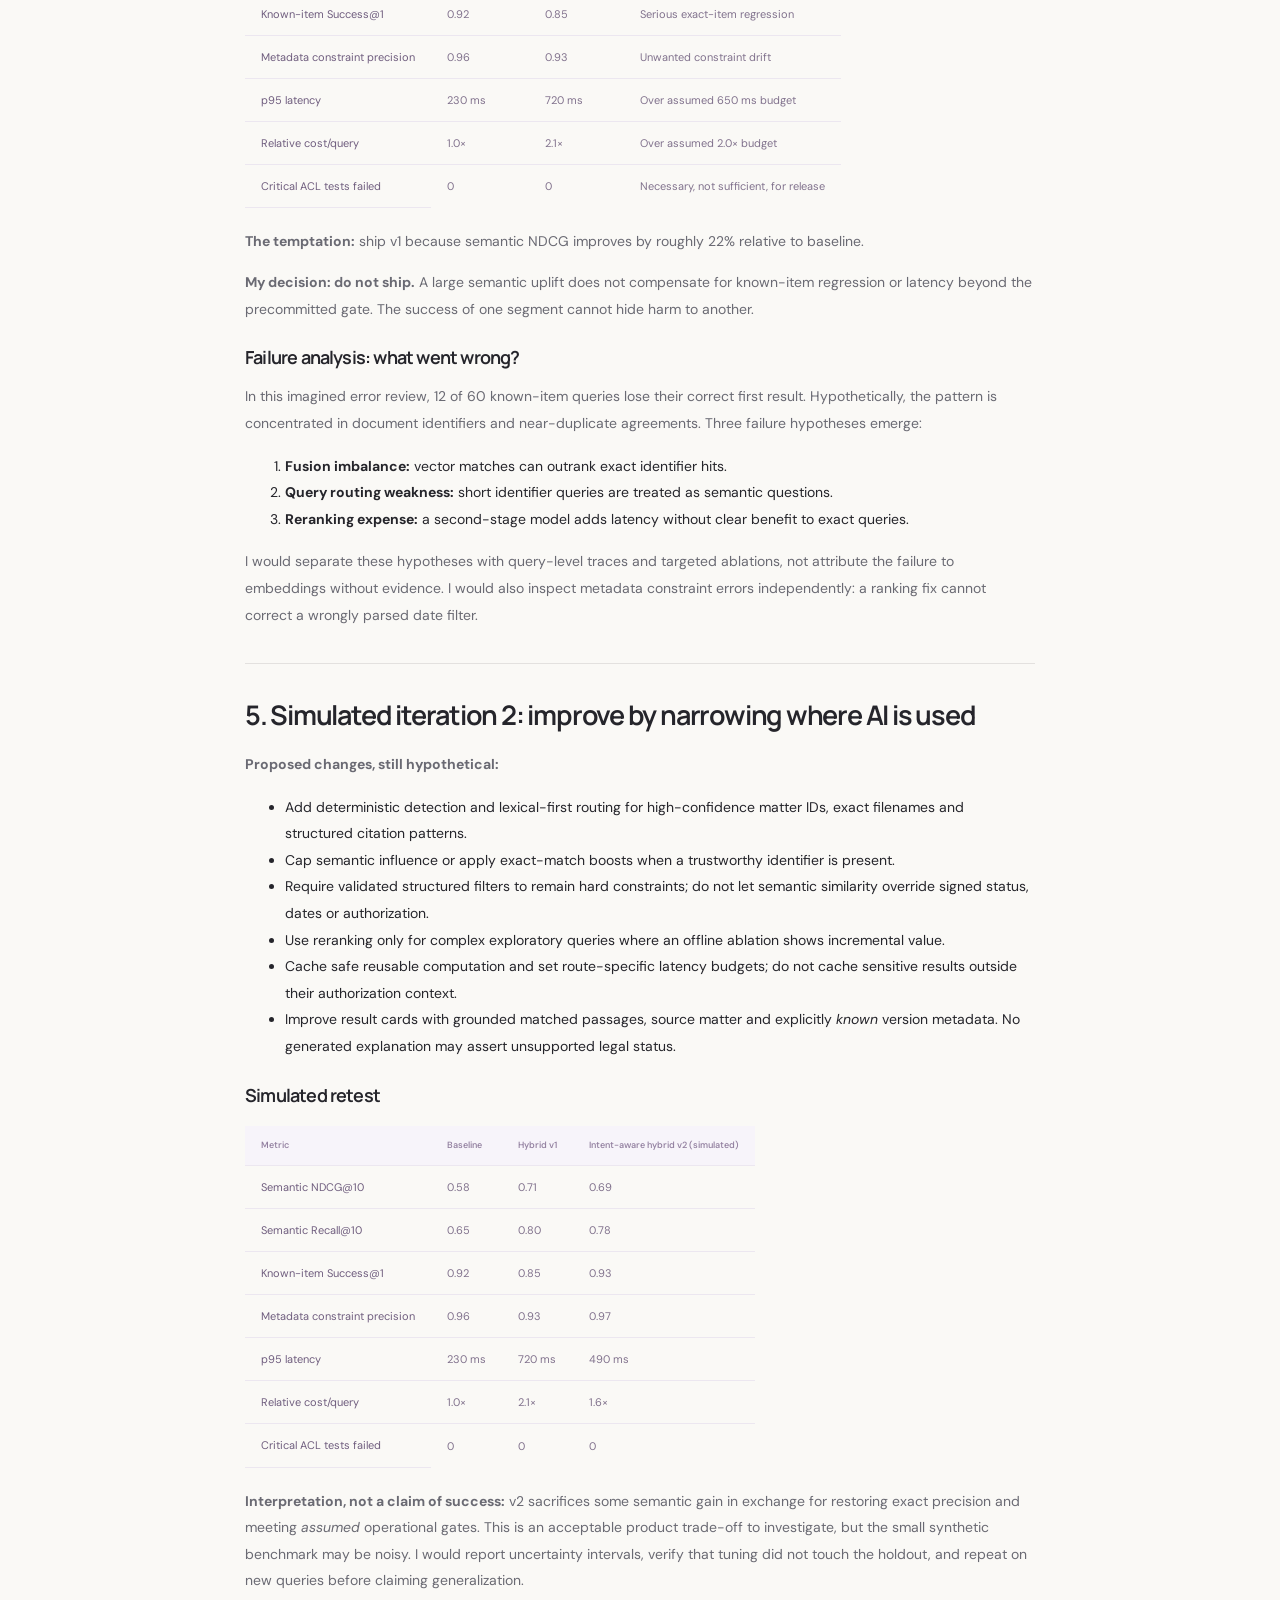
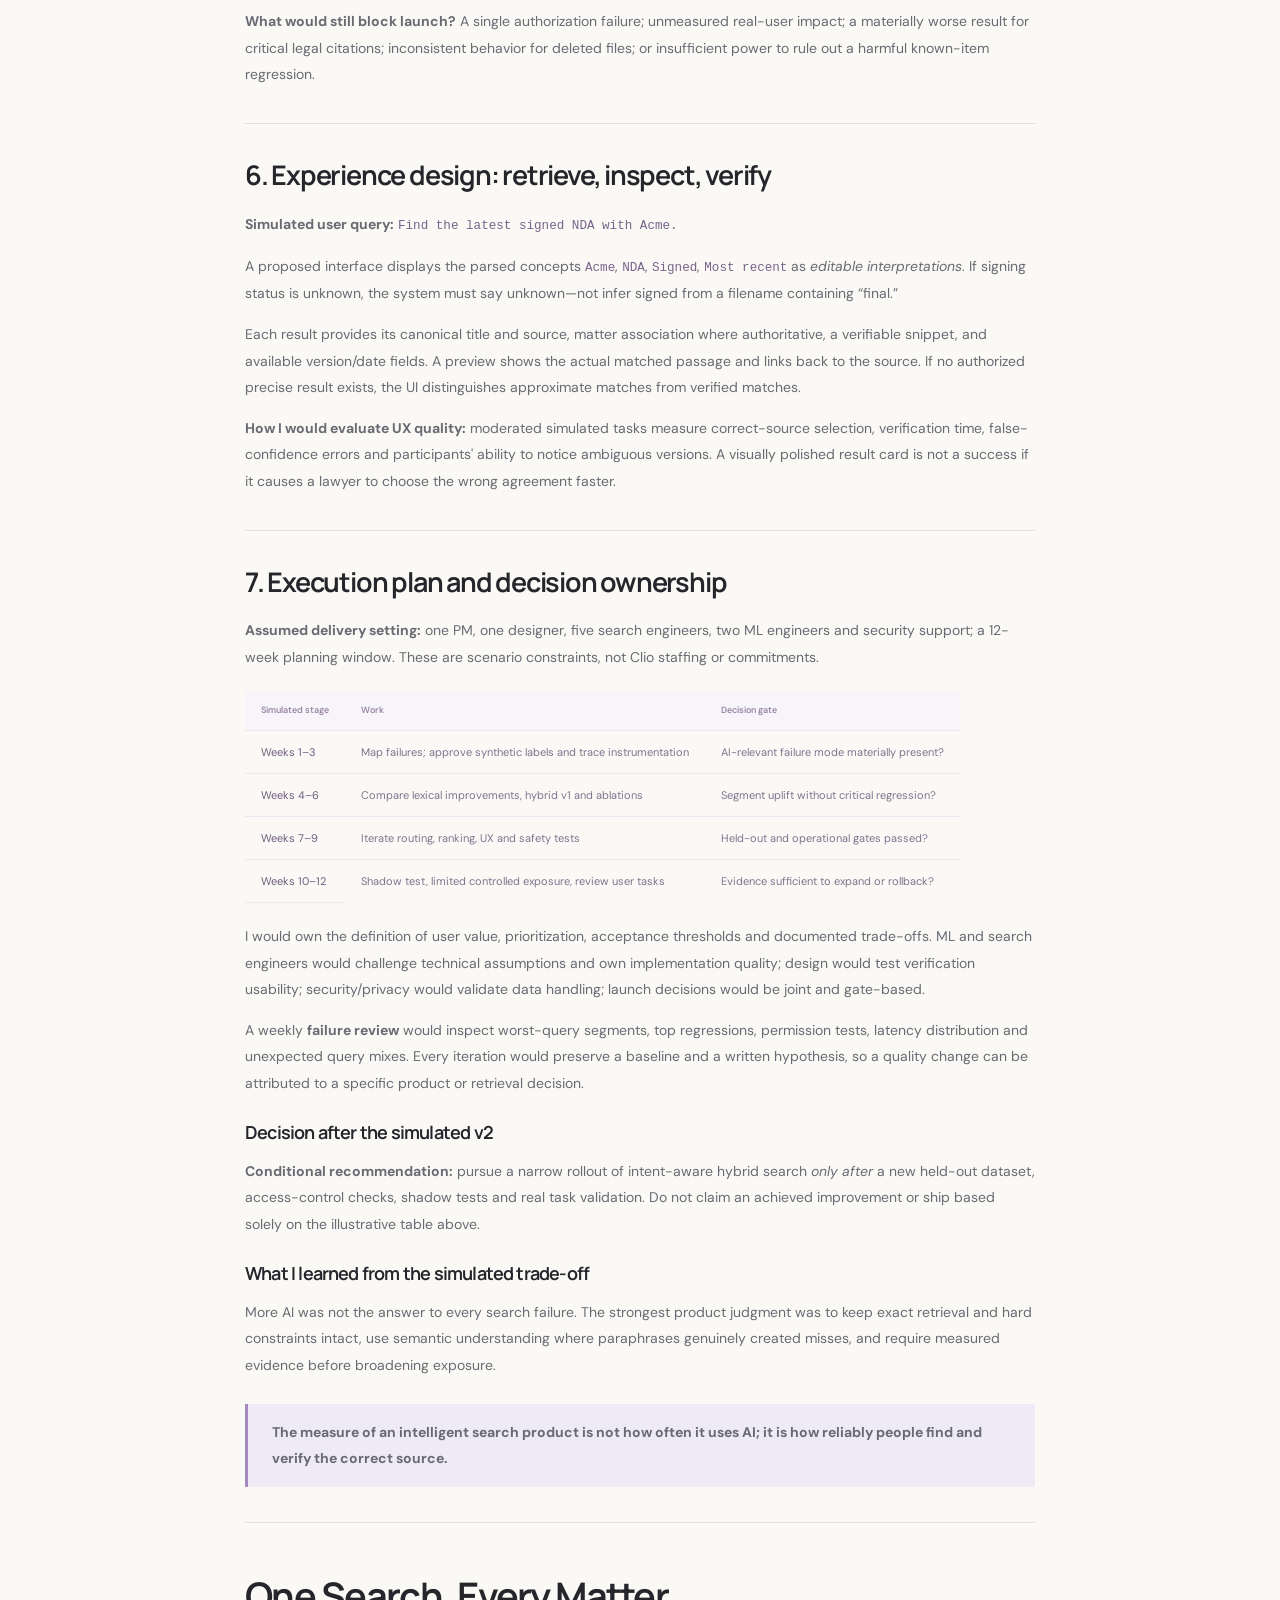
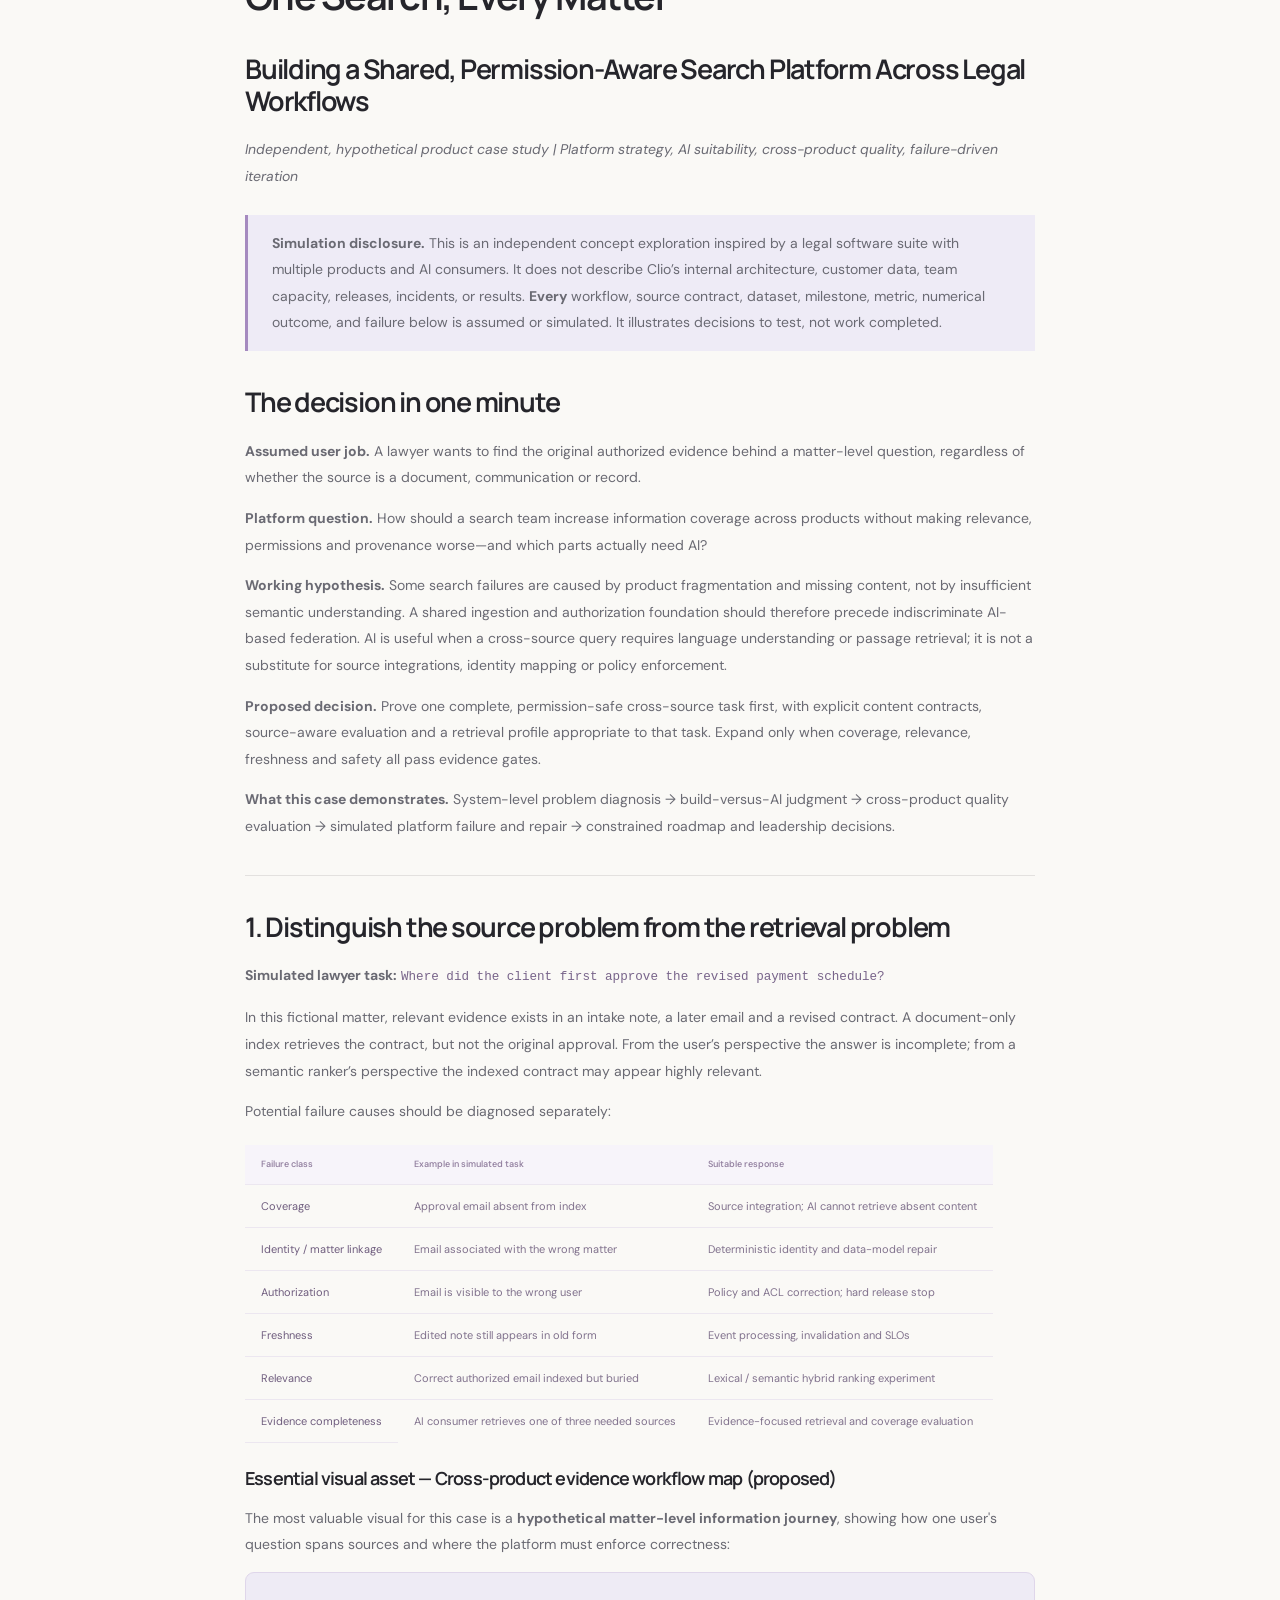
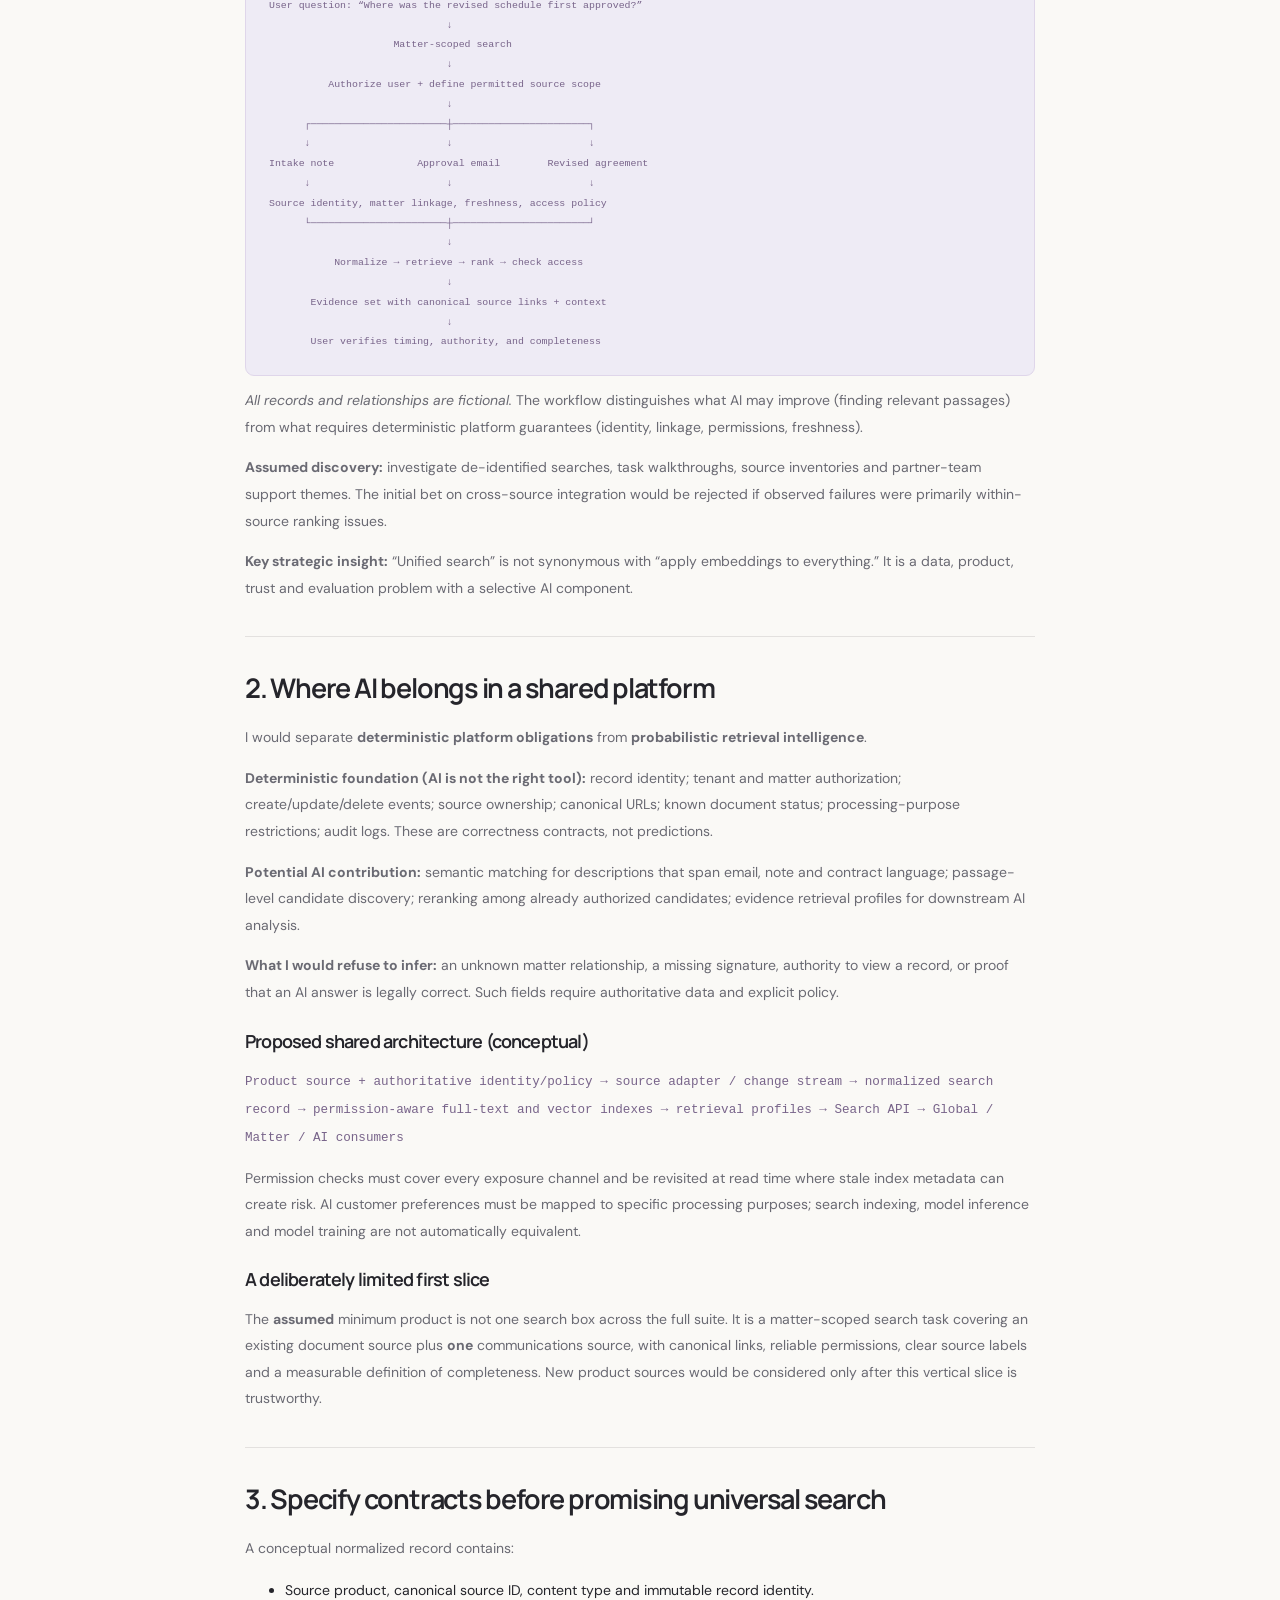
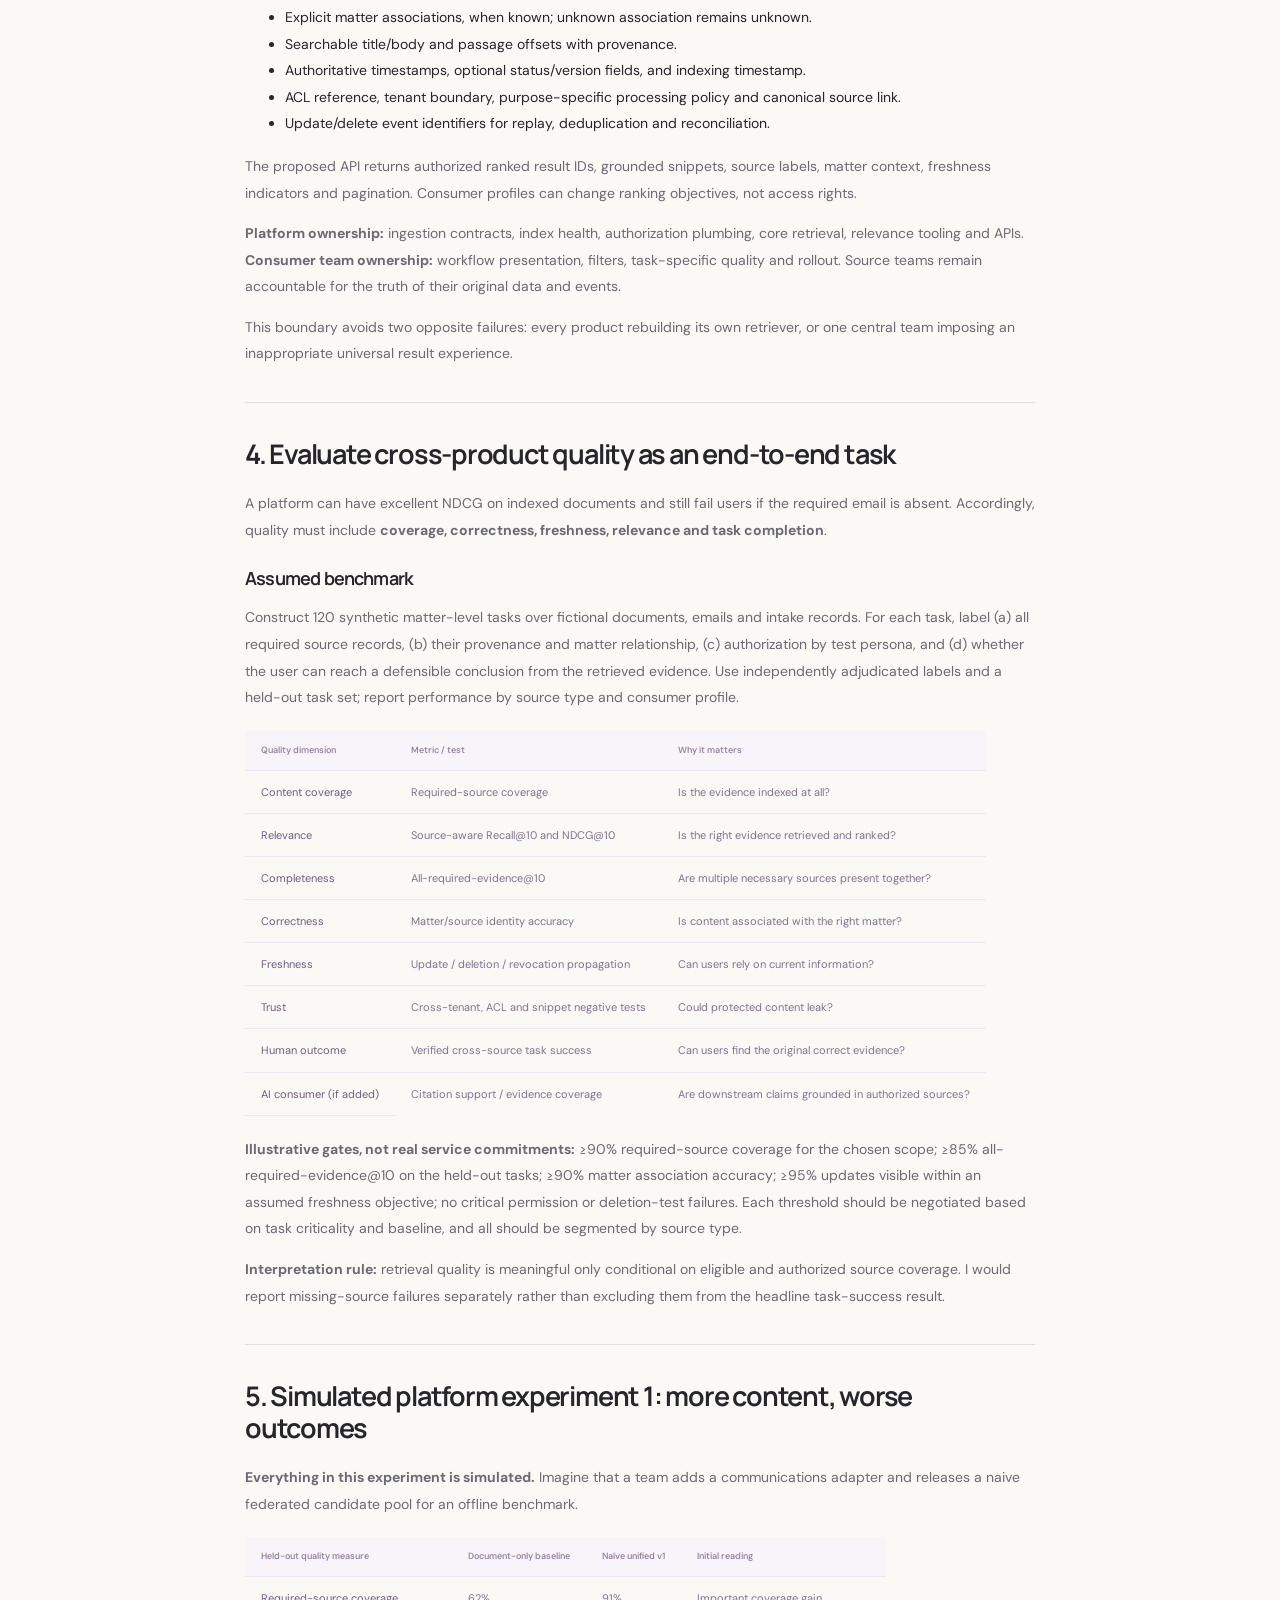
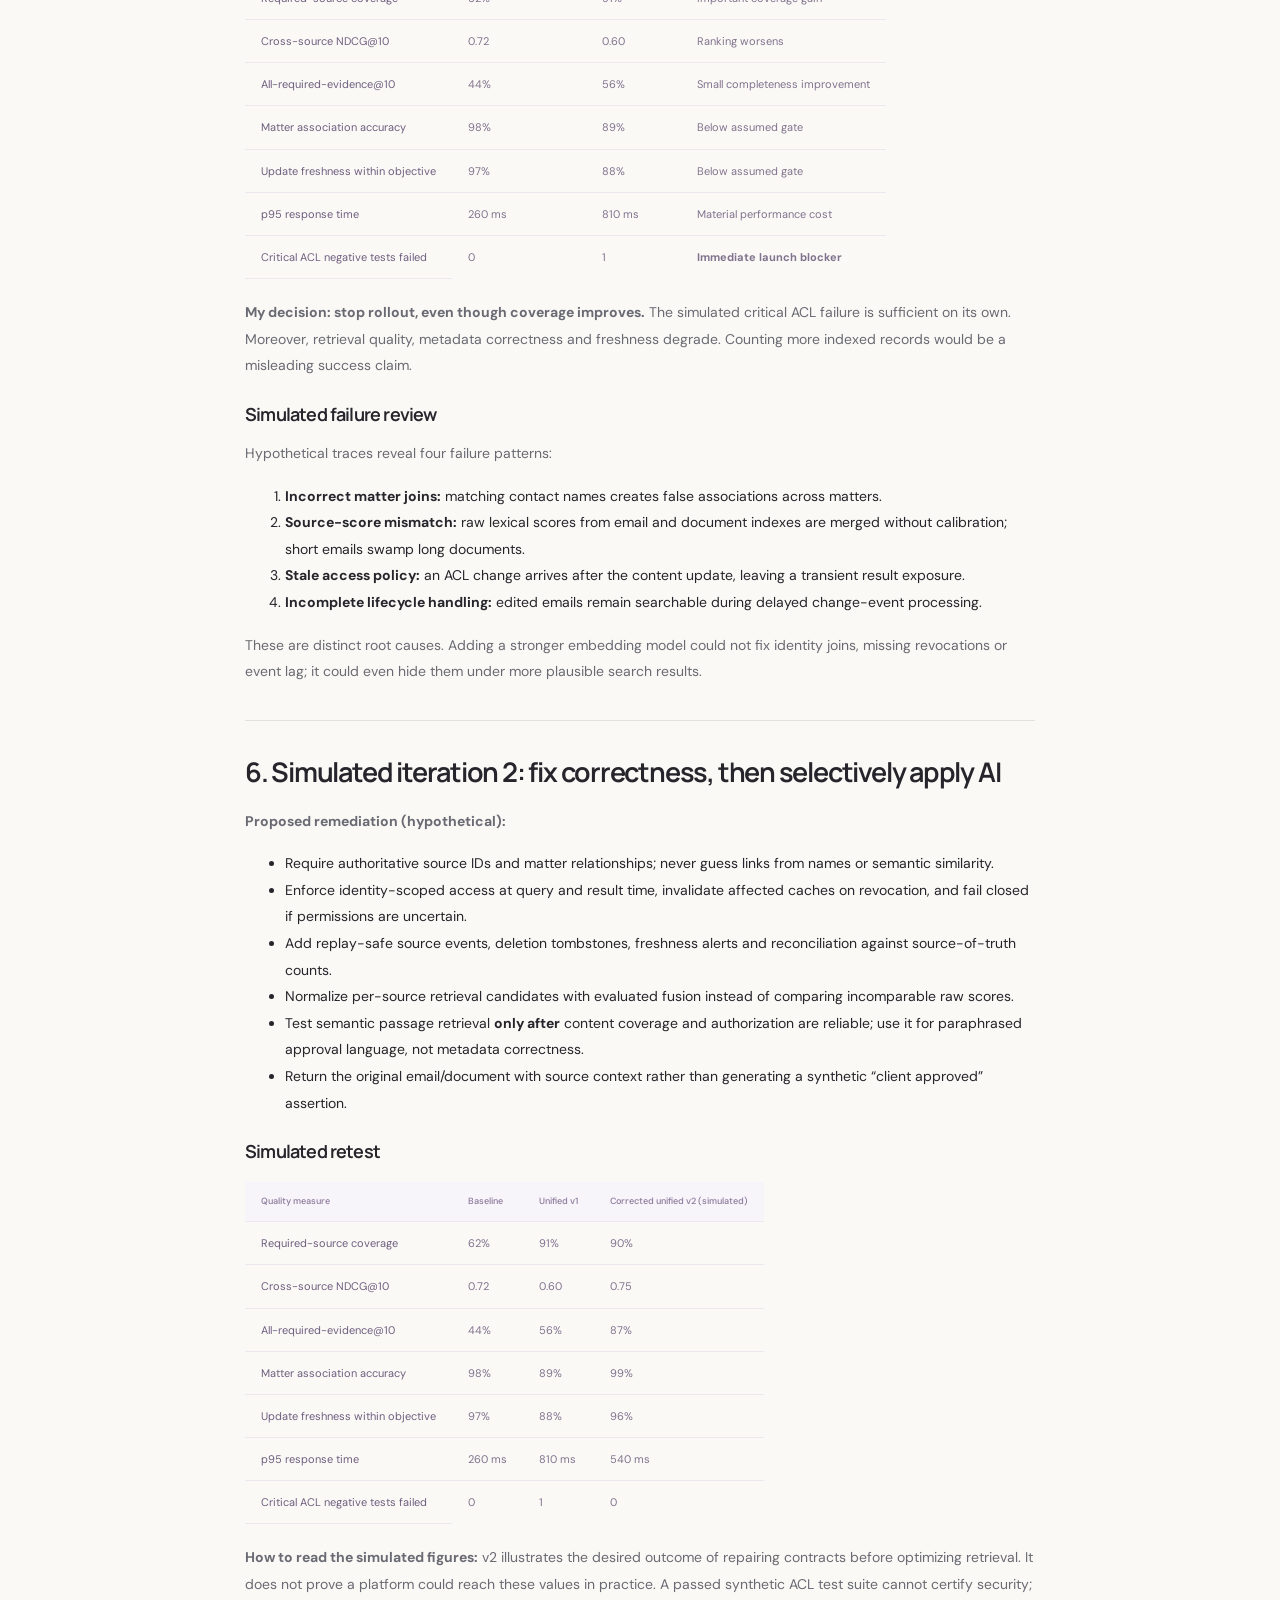
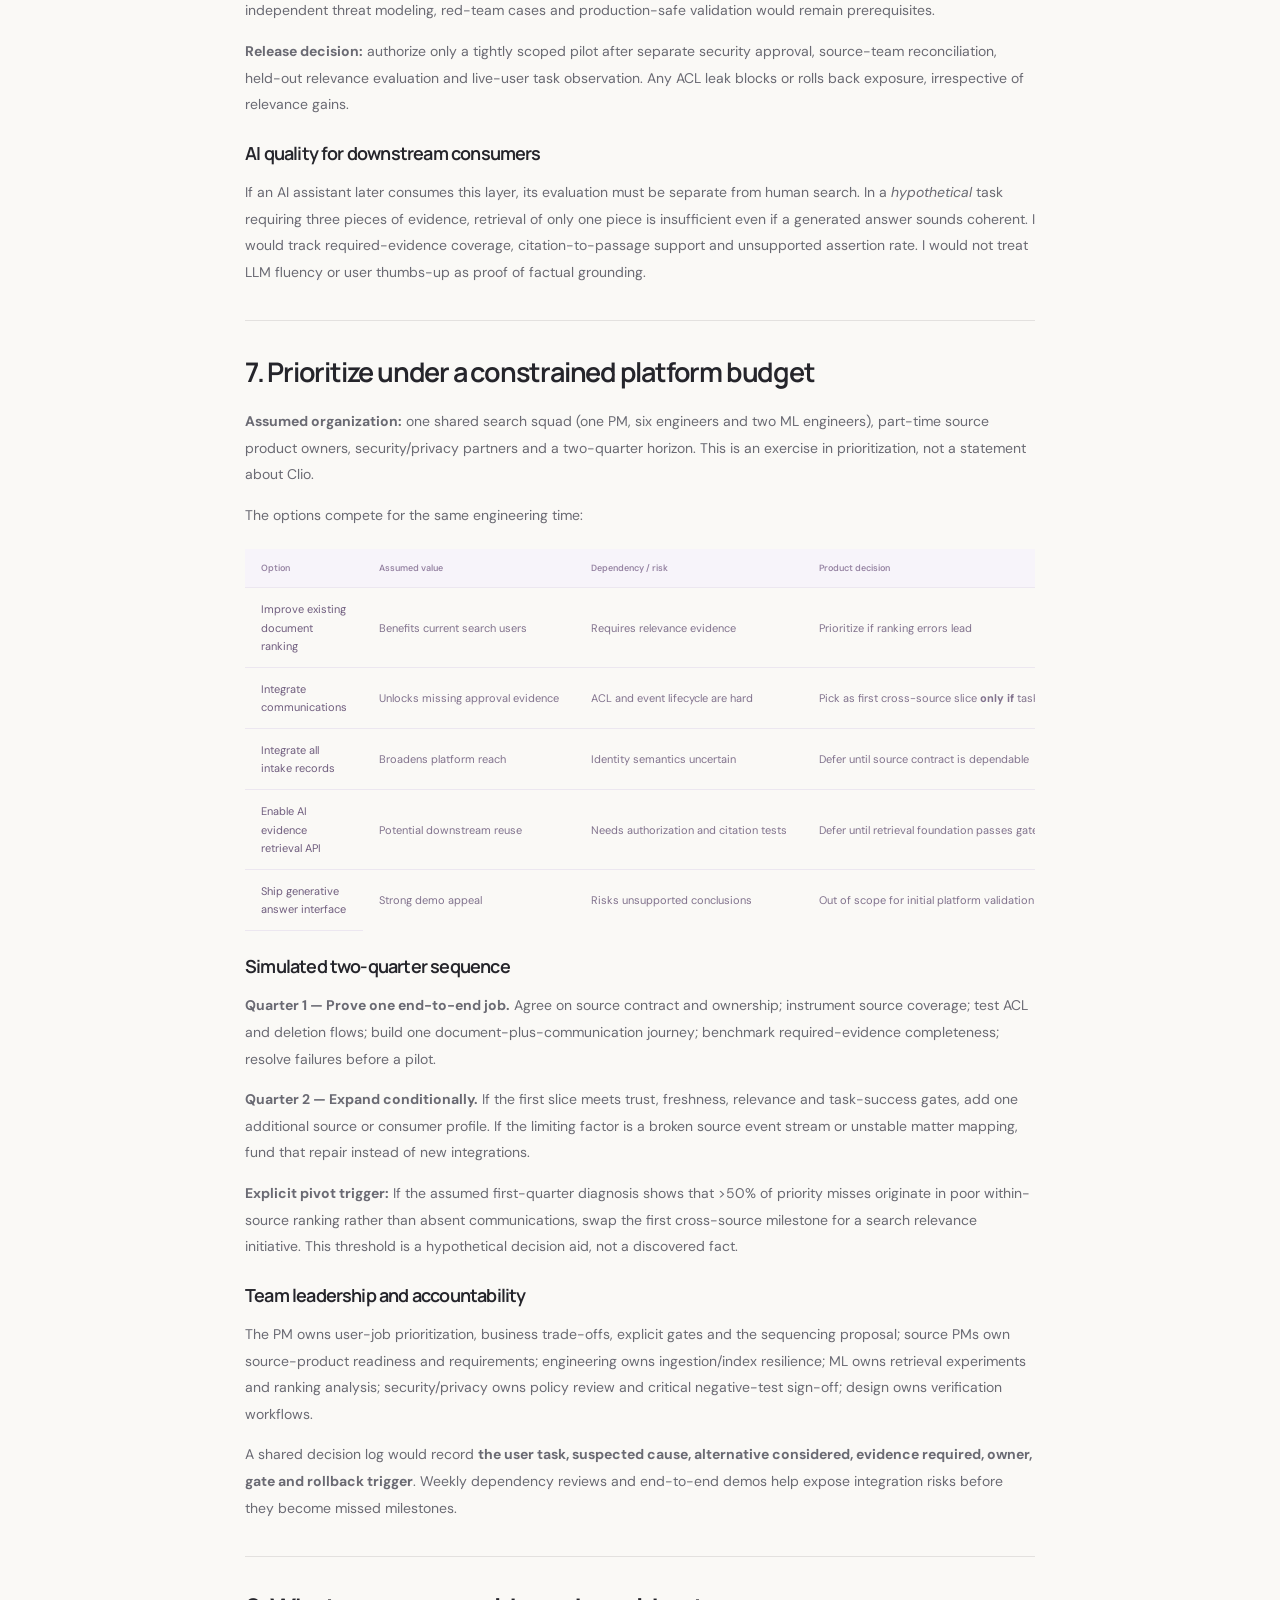
<file: docs/full-study.html>
<!doctype html><html lang="en"><head><meta charset="UTF-8"><meta name="viewport" content="width=device-width, initial-scale=1"><meta name="theme-color" content="#faf9f6"><meta name="description" content="The complete source text of two independent, simulated AI search product case studies."><title>Full Written Studies — Product Thinking</title><link rel="icon" href="assets/icon.svg" type="image/svg+xml"><link rel="stylesheet" href="assets/styles.css"><script src="assets/app.js" defer></script></head><body><a class="skip" href="#main">Skip to content</a><div class="wrap"><header class="site-nav"><a class="brand" href="index.html" aria-label="Product Thinking home"><img class="brand-mark" src="assets/icon.svg" alt=""><span>product <em>/</em> thinking</span></a><nav class="nav-links" aria-label="Main navigation"><a href="index.html#work">Case studies</a><a href="index.html#approach">My approach</a><a class="nav-cta" href="full-study.html">Full written studies <span class="arrow" aria-hidden="true">↗</span></a></nav></header><main id="main" class="full-study"><a class="back-link" href="index.html#work">← Back to the portfolio</a><div class="eyebrow">Complete source document</div><p>Original written case studies, preserved in full. </p><h1 id="beyond-keywords">Beyond Keywords</h1>
<h2>Making Legal Document Search Measurably Better</h2>
<p><em>Independent, hypothetical product case study | AI Search, relevance evaluation, experimentation, product judgment</em></p>
<blockquote><p><strong>Simulation disclosure.</strong> This is an independent concept project inspired by a publicly described legal search product challenge. It is not a Clio project and does not represent access to Clio customers, telemetry, architecture, staff, or product plans. Every user scenario, dataset, metric, result, team constraint, timeline, and iteration below is <strong>assumed or simulated</strong>. Numbers demonstrate how I would reason and make decisions; they are <strong>not observed outcomes</strong> or evidence that a product shipped.</p></blockquote>
<h2>The decision in one minute</h2>
<p><strong>Assumed user job.</strong> A legal professional wants to locate the correct, authorized, up-to-date source quickly—even when they remember the meaning of a document rather than its exact title.</p>
<p><strong>Product question.</strong> When is AI-based semantic retrieval worth introducing into legal search, and how would I know that it helps instead of merely producing more plausible-looking matches?</p>
<p><strong>Working hypothesis.</strong> Lexical search is strong for filenames, matter identifiers, and exact citations, but can miss clauses expressed in different language. Semantic retrieval could close part of that gap. It cannot fix absent documents, invalid access controls, incorrect matter associations, or ambiguous legal status.</p>
<p><strong>Proposed decision.</strong> Evaluate lexical improvements first, then selectively add hybrid lexical–semantic retrieval for query segments where semantic mismatch is the demonstrated bottleneck. Keep exact matching, permissions, verified metadata, latency, and cost as release guardrails.</p>
<p><strong>What this case demonstrates.</strong> AI suitability judgment → explicit quality standard → simulated failed experiment → diagnosis and iteration → evidence-gated product decision.</p>
<hr>
<h2>1. Start from the task, not from the model</h2>
<p><strong>Assumed scenario A: known document.</strong> A lawyer types <code>Acme NDA 2025</code> and expects the correct file near the top. Query rewriting or semantic similarity could make this query worse by prioritizing thematically related but incorrect agreements.</p>
<p><strong>Assumed scenario B: remembered meaning.</strong> A lawyer types <code>the agreement allowing termination without a penalty</code>. The relevant passage may instead say <code>may withdraw without an early exit fee</code>. Literal term overlap is weak, yet the legal professional needs the original clause, not an AI summary.</p>
<p><strong>Assumed scenario C: missing source.</strong> A lawyer searches for <code>the email approving the revised schedule</code>, but the relevant email was never indexed. No embedding model can retrieve absent content.</p>
<p>The complaint “I cannot find my document” therefore branches into different potential failures:</p>
<div class="table-scroll"><table><thead><tr><th scope="col">Simulated failure</th><th scope="col">How I would diagnose it</th><th scope="col">First intervention to consider</th></tr></thead><tbody><tr><th scope="row">Exact-item miss</th><td>Labeled filename / ID queries, field matching and rank position</td><td>Lexical analyzer, field boosting, structured filters</td></tr><tr><th scope="row">Vocabulary mismatch</th><td>Paraphrase pairs and judged passages</td><td>Semantic candidates or query expansion</td></tr><tr><th scope="row">Correct source buried</th><td>Relevant-document rank, competing near-duplicates</td><td>Fusion weights or reranking</td></tr><tr><th scope="row">Content missing</th><td>Source coverage and ingestion reconciliation</td><td>Indexing and source integration, <strong>not AI</strong></td></tr><tr><th scope="row">Wrong version or context</th><td>Matter metadata, source timestamps, version authority</td><td>Metadata and verification UX, <strong>not AI inference</strong></td></tr><tr><th scope="row">Unauthorized result</th><td>ACL and cross-tenant negative tests</td><td>Block release; correct authorization path</td></tr></tbody></table></div>
<h3>Essential visual asset — Search task and failure workflow map (proposed)</h3>
<p>The single most useful diagram for this case would follow one <strong>hypothetical</strong> search task from user intent to verified source, explicitly showing where different failure modes arise:</p>
<pre><code>User describes information need
             ↓
Identify intent (exact / semantic / contextual / metadata)
             ↓
Is the source indexed, current, and authorized?
       ├── No → Fix coverage, freshness, or permissions (not AI)
       └── Yes
             ↓
Test lexical retrieval against labeled query
       ├── Sufficient → Keep lexical-first path
       └── Meaning mismatch → Test semantic / hybrid candidates
             ↓
Evaluate ranking + latency + cost + ACL guardrails
       ├── Fails → Diagnose, revise, retest
       └── Passes → Preview original source and verify task success</code></pre>
<p><em>Conceptual workflow only; not a representation of Clio&#x27;s internal systems.</em> This map supports the central decision: diagnose the failure <strong>before</strong> deciding to use AI.</p>
<p><strong>Assumed discovery protocol.</strong> Under appropriate privacy controls, I would examine de-identified failed-query samples, label common intents, review support themes, and observe representative legal search tasks. I would not infer that vocabulary mismatch dominates until those sources agreed.</p>
<p><strong>Decision gate 1.</strong> If most high-value failures are caused by missing source coverage or invalid metadata, defer semantic work and redirect capacity to content quality. AI is justified only if meaning mismatch accounts for a meaningful and addressable portion of failures.</p>
<hr>
<h2>2. Why AI here—and why not everywhere?</h2>
<p>I would compare three product options rather than assuming the newest model wins.</p>
<div class="table-scroll"><table><thead><tr><th scope="col">Option</th><th scope="col">Why it might work</th><th scope="col">Where it breaks</th><th scope="col">Initial choice</th></tr></thead><tbody><tr><th scope="row">Improve lexical / structured search</th><td>Fast, explainable and precise for names, numbers, citations and filters</td><td>Cannot consistently connect paraphrased meanings</td><td>Keep as essential baseline</td></tr><tr><th scope="row">Semantic-only embeddings</th><td>Can retrieve conceptually related text with low word overlap</td><td>May confuse similar agreements, entities, exceptions or legal terms</td><td>Reject as universal replacement</td></tr><tr><th scope="row">Hybrid retrieval with optional reranking</th><td>Combines exact evidence and conceptual recall</td><td>Raises operational complexity, cost and possible latency</td><td>Test selectively, not unconditionally</td></tr></tbody></table></div>
<p><strong>AI suitability test.</strong> I would use semantic retrieval when the <em>user&#x27;s information need depends on meaning beyond lexical overlap</em>, the source material exists and is authorized, and a labeled evaluation demonstrates improvement. I would not use an LLM to guess whether a contract was signed, invent document metadata, grant permissions, or substitute an answer for an authoritative source.</p>
<p><strong>Proposed flow (conceptual, not an existing system):</strong></p>
<p><code>Authorized query scope → query / intent analysis → lexical and/or vector candidate retrieval → permission-constrained fusion → optional reranking → source-backed results and preview</code></p>
<p>Access restrictions must be applied early enough to prevent protected material leaking into candidates, logging, caches, snippets or AI contexts, and rechecked at delivery. Query classification itself can start with deterministic rules; an ML classifier is warranted only if it improves quality enough to justify maintenance.</p>
<p><strong>Explicit non-goal for the first release:</strong> generative answer cards. Finding and verifying the canonical source is the primary job. Generated prose would introduce additional hallucination, attribution and evaluation burdens before retrieval is trustworthy.</p>
<hr>
<h2>3. Define “good” before running an experiment</h2>
<p>The north-star outcome would be <strong>Verified Search Task Success</strong>: in a controlled task, can the user correctly identify and open the requested <em>authorized</em> source, with the necessary matter/version evidence, within an acceptable effort budget?</p>
<p>This cannot be inferred from click-through rate alone: many clicks can signal confusion, and zero clicks can sometimes mean the snippet already solved the task. Behavioral metrics are diagnostics until validated against observed task completion.</p>
<h3>Assumed offline evaluation design</h3>
<ul><li><strong>Corpus:</strong> a synthetic, permission-labeled collection of 3,000 legal-style documents and communications, including revisions, near-duplicate contracts, matter IDs, signed/draft metadata and paraphrased clauses. The corpus would be fictional; no real client data.</li><li><strong>Query set:</strong> 240 simulated queries: 60 known-item, 70 semantic, 45 contextual, 35 metadata-based and 30 difficult / ambiguous. Segment mix is a <em>testing design</em>, not a claim about production traffic.</li><li><strong>Relevance judgments:</strong> two hypothetical reviewers use <code>0 = irrelevant</code>, <code>1 = tangential</code>, <code>2 = relevant</code>, <code>3 = target/decisive</code>. For selected tasks, they also mark the must-find source and whether the result is authorized. Disagreements are adjudicated; inter-rater agreement and judgment coverage are reported.</li><li><strong>Data separation:</strong> a development set tunes fusion and query policies; a held-out set supports go/no-go decisions. Deduplicate close paraphrases across splits to avoid leakage.</li><li><strong>Metrics:</strong> Success@1 and MRR for known-item queries; NDCG@10 and Recall@10 for semantic/contextual tasks; constraint precision for metadata tasks; verified task success in moderated exercises.</li><li><strong>Guardrails:</strong> p95 latency, cost per 1,000 queries, index freshness, exact-ID regressions and negative authorization tests. For security, any confirmed unauthorized exposure is a <strong>hard stop</strong>, not an averageable metric.</li></ul>
<p><strong>Illustrative release thresholds (assumed, not company targets).</strong> Relative NDCG@10 improvement ≥10% on semantic queries; known-item Success@1 decline ≤1 percentage point; p95 latency ≤650 ms for the proposed route; per-query cost ≤2× baseline; and zero failed critical ACL tests. Actual thresholds would require baseline measurement, user tolerance testing and system cost analysis.</p>
<h3>What would count as evidence?</h3>
<p>Offline retrieval labels tell us whether relevance improved on the synthetic benchmark. They do <strong>not</strong> establish that lawyers complete real tasks faster. After offline gates, I would run a privacy-reviewed shadow test and, if safe, a limited randomized rollout with prespecified exposure rules, power assumptions, task-success validation and rollback conditions.</p>
<hr>
<h2>4. Simulated experiment 1: the attractive result that should not ship</h2>
<p><strong>Entire scenario and all values in this section are simulated.</strong> Imagine the initial benchmark produces these held-out results:</p>
<div class="table-scroll"><table><thead><tr><th scope="col">Metric</th><th scope="col">Lexical baseline</th><th scope="col">Naïve hybrid v1</th><th scope="col">Interpretation</th></tr></thead><tbody><tr><th scope="row">Semantic NDCG@10</th><td>0.58</td><td>0.71</td><td>Apparent relevance gain</td></tr><tr><th scope="row">Semantic Recall@10</th><td>0.65</td><td>0.80</td><td>Finds more paraphrase matches</td></tr><tr><th scope="row">Known-item Success@1</th><td>0.92</td><td>0.85</td><td>Serious exact-item regression</td></tr><tr><th scope="row">Metadata constraint precision</th><td>0.96</td><td>0.93</td><td>Unwanted constraint drift</td></tr><tr><th scope="row">p95 latency</th><td>230 ms</td><td>720 ms</td><td>Over assumed 650 ms budget</td></tr><tr><th scope="row">Relative cost/query</th><td>1.0×</td><td>2.1×</td><td>Over assumed 2.0× budget</td></tr><tr><th scope="row">Critical ACL tests failed</th><td>0</td><td>0</td><td>Necessary, not sufficient, for release</td></tr></tbody></table></div>
<p><strong>The temptation:</strong> ship v1 because semantic NDCG improves by roughly 22% relative to baseline.</p>
<p><strong>My decision: do not ship.</strong> A large semantic uplift does not compensate for known-item regression or latency beyond the precommitted gate. The success of one segment cannot hide harm to another.</p>
<h3>Failure analysis: what went wrong?</h3>
<p>In this imagined error review, 12 of 60 known-item queries lose their correct first result. Hypothetically, the pattern is concentrated in document identifiers and near-duplicate agreements. Three failure hypotheses emerge:</p>
<ol><li><strong>Fusion imbalance:</strong> vector matches can outrank exact identifier hits.</li><li><strong>Query routing weakness:</strong> short identifier queries are treated as semantic questions.</li><li><strong>Reranking expense:</strong> a second-stage model adds latency without clear benefit to exact queries.</li></ol>
<p>I would separate these hypotheses with query-level traces and targeted ablations, not attribute the failure to embeddings without evidence. I would also inspect metadata constraint errors independently: a ranking fix cannot correct a wrongly parsed date filter.</p>
<hr>
<h2>5. Simulated iteration 2: improve by narrowing where AI is used</h2>
<p><strong>Proposed changes, still hypothetical:</strong></p>
<ul><li>Add deterministic detection and lexical-first routing for high-confidence matter IDs, exact filenames and structured citation patterns.</li><li>Cap semantic influence or apply exact-match boosts when a trustworthy identifier is present.</li><li>Require validated structured filters to remain hard constraints; do not let semantic similarity override signed status, dates or authorization.</li><li>Use reranking only for complex exploratory queries where an offline ablation shows incremental value.</li><li>Cache safe reusable computation and set route-specific latency budgets; do not cache sensitive results outside their authorization context.</li><li>Improve result cards with grounded matched passages, source matter and explicitly <em>known</em> version metadata. No generated explanation may assert unsupported legal status.</li></ul>
<h3>Simulated retest</h3>
<div class="table-scroll"><table><thead><tr><th scope="col">Metric</th><th scope="col">Baseline</th><th scope="col">Hybrid v1</th><th scope="col">Intent-aware hybrid v2 (simulated)</th></tr></thead><tbody><tr><th scope="row">Semantic NDCG@10</th><td>0.58</td><td>0.71</td><td>0.69</td></tr><tr><th scope="row">Semantic Recall@10</th><td>0.65</td><td>0.80</td><td>0.78</td></tr><tr><th scope="row">Known-item Success@1</th><td>0.92</td><td>0.85</td><td>0.93</td></tr><tr><th scope="row">Metadata constraint precision</th><td>0.96</td><td>0.93</td><td>0.97</td></tr><tr><th scope="row">p95 latency</th><td>230 ms</td><td>720 ms</td><td>490 ms</td></tr><tr><th scope="row">Relative cost/query</th><td>1.0×</td><td>2.1×</td><td>1.6×</td></tr><tr><th scope="row">Critical ACL tests failed</th><td>0</td><td>0</td><td>0</td></tr></tbody></table></div>
<p><strong>Interpretation, not a claim of success:</strong> v2 sacrifices some semantic gain in exchange for restoring exact precision and meeting <em>assumed</em> operational gates. This is an acceptable product trade-off to investigate, but the small synthetic benchmark may be noisy. I would report uncertainty intervals, verify that tuning did not touch the holdout, and repeat on new queries before claiming generalization.</p>
<p><strong>What would still block launch?</strong> A single authorization failure; unmeasured real-user impact; a materially worse result for critical legal citations; inconsistent behavior for deleted files; or insufficient power to rule out a harmful known-item regression.</p>
<hr>
<h2>6. Experience design: retrieve, inspect, verify</h2>
<p><strong>Simulated user query:</strong> <code>Find the latest signed NDA with Acme.</code></p>
<p>A proposed interface displays the parsed concepts <code>Acme</code>, <code>NDA</code>, <code>Signed</code>, <code>Most recent</code> as <em>editable interpretations</em>. If signing status is unknown, the system must say unknown—not infer signed from a filename containing “final.”</p>
<p>Each result provides its canonical title and source, matter association where authoritative, a verifiable snippet, and available version/date fields. A preview shows the actual matched passage and links back to the source. If no authorized precise result exists, the UI distinguishes approximate matches from verified matches.</p>
<p><strong>How I would evaluate UX quality:</strong> moderated simulated tasks measure correct-source selection, verification time, false-confidence errors and participants&#x27; ability to notice ambiguous versions. A visually polished result card is not a success if it causes a lawyer to choose the wrong agreement faster.</p>
<hr>
<h2>7. Execution plan and decision ownership</h2>
<p><strong>Assumed delivery setting:</strong> one PM, one designer, five search engineers, two ML engineers and security support; a 12-week planning window. These are scenario constraints, not Clio staffing or commitments.</p>
<div class="table-scroll"><table><thead><tr><th scope="col">Simulated stage</th><th scope="col">Work</th><th scope="col">Decision gate</th></tr></thead><tbody><tr><th scope="row">Weeks 1–3</th><td>Map failures; approve synthetic labels and trace instrumentation</td><td>AI-relevant failure mode materially present?</td></tr><tr><th scope="row">Weeks 4–6</th><td>Compare lexical improvements, hybrid v1 and ablations</td><td>Segment uplift without critical regression?</td></tr><tr><th scope="row">Weeks 7–9</th><td>Iterate routing, ranking, UX and safety tests</td><td>Held-out and operational gates passed?</td></tr><tr><th scope="row">Weeks 10–12</th><td>Shadow test, limited controlled exposure, review user tasks</td><td>Evidence sufficient to expand or rollback?</td></tr></tbody></table></div>
<p>I would own the definition of user value, prioritization, acceptance thresholds and documented trade-offs. ML and search engineers would challenge technical assumptions and own implementation quality; design would test verification usability; security/privacy would validate data handling; launch decisions would be joint and gate-based.</p>
<p>A weekly <strong>failure review</strong> would inspect worst-query segments, top regressions, permission tests, latency distribution and unexpected query mixes. Every iteration would preserve a baseline and a written hypothesis, so a quality change can be attributed to a specific product or retrieval decision.</p>
<h3>Decision after the simulated v2</h3>
<p><strong>Conditional recommendation:</strong> pursue a narrow rollout of intent-aware hybrid search <em>only after</em> a new held-out dataset, access-control checks, shadow tests and real task validation. Do not claim an achieved improvement or ship based solely on the illustrative table above.</p>
<h3>What I learned from the simulated trade-off</h3>
<p>More AI was not the answer to every search failure. The strongest product judgment was to keep exact retrieval and hard constraints intact, use semantic understanding where paraphrases genuinely created misses, and require measured evidence before broadening exposure.</p>
<blockquote><p><strong>The measure of an intelligent search product is not how often it uses AI; it is how reliably people find and verify the correct source.</strong></p></blockquote>
<hr>
<h1 id="one-search">One Search, Every Matter</h1>
<h2>Building a Shared, Permission-Aware Search Platform Across Legal Workflows</h2>
<p><em>Independent, hypothetical product case study | Platform strategy, AI suitability, cross-product quality, failure-driven iteration</em></p>
<blockquote><p><strong>Simulation disclosure.</strong> This is an independent concept exploration inspired by a legal software suite with multiple products and AI consumers. It does not describe Clio’s internal architecture, customer data, team capacity, releases, incidents, or results. <strong>Every</strong> workflow, source contract, dataset, milestone, metric, numerical outcome, and failure below is assumed or simulated. It illustrates decisions to test, not work completed.</p></blockquote>
<h2>The decision in one minute</h2>
<p><strong>Assumed user job.</strong> A lawyer wants to find the original authorized evidence behind a matter-level question, regardless of whether the source is a document, communication or record.</p>
<p><strong>Platform question.</strong> How should a search team increase information coverage across products without making relevance, permissions and provenance worse—and which parts actually need AI?</p>
<p><strong>Working hypothesis.</strong> Some search failures are caused by product fragmentation and missing content, not by insufficient semantic understanding. A shared ingestion and authorization foundation should therefore precede indiscriminate AI-based federation. AI is useful when a cross-source query requires language understanding or passage retrieval; it is not a substitute for source integrations, identity mapping or policy enforcement.</p>
<p><strong>Proposed decision.</strong> Prove one complete, permission-safe cross-source task first, with explicit content contracts, source-aware evaluation and a retrieval profile appropriate to that task. Expand only when coverage, relevance, freshness and safety all pass evidence gates.</p>
<p><strong>What this case demonstrates.</strong> System-level problem diagnosis → build-versus-AI judgment → cross-product quality evaluation → simulated platform failure and repair → constrained roadmap and leadership decisions.</p>
<hr>
<h2>1. Distinguish the source problem from the retrieval problem</h2>
<p><strong>Simulated lawyer task:</strong> <code>Where did the client first approve the revised payment schedule?</code></p>
<p>In this fictional matter, relevant evidence exists in an intake note, a later email and a revised contract. A document-only index retrieves the contract, but not the original approval. From the user’s perspective the answer is incomplete; from a semantic ranker’s perspective the indexed contract may appear highly relevant.</p>
<p>Potential failure causes should be diagnosed separately:</p>
<div class="table-scroll"><table><thead><tr><th scope="col">Failure class</th><th scope="col">Example in simulated task</th><th scope="col">Suitable response</th></tr></thead><tbody><tr><th scope="row">Coverage</th><td>Approval email absent from index</td><td>Source integration; AI cannot retrieve absent content</td></tr><tr><th scope="row">Identity / matter linkage</th><td>Email associated with the wrong matter</td><td>Deterministic identity and data-model repair</td></tr><tr><th scope="row">Authorization</th><td>Email is visible to the wrong user</td><td>Policy and ACL correction; hard release stop</td></tr><tr><th scope="row">Freshness</th><td>Edited note still appears in old form</td><td>Event processing, invalidation and SLOs</td></tr><tr><th scope="row">Relevance</th><td>Correct authorized email indexed but buried</td><td>Lexical / semantic hybrid ranking experiment</td></tr><tr><th scope="row">Evidence completeness</th><td>AI consumer retrieves one of three needed sources</td><td>Evidence-focused retrieval and coverage evaluation</td></tr></tbody></table></div>
<h3>Essential visual asset — Cross-product evidence workflow map (proposed)</h3>
<p>The most valuable visual for this case is a <strong>hypothetical matter-level information journey</strong>, showing how one user&#x27;s question spans sources and where the platform must enforce correctness:</p>
<pre><code>User question: “Where was the revised schedule first approved?”
                              ↓
                     Matter-scoped search
                              ↓
          Authorize user + define permitted source scope
                              ↓
      ┌───────────────────────┼───────────────────────┐
      ↓                       ↓                       ↓
Intake note              Approval email        Revised agreement
      ↓                       ↓                       ↓
Source identity, matter linkage, freshness, access policy
      └───────────────────────┼───────────────────────┘
                              ↓
           Normalize → retrieve → rank → check access
                              ↓
       Evidence set with canonical source links + context
                              ↓
       User verifies timing, authority, and completeness</code></pre>
<p><em>All records and relationships are fictional.</em> The workflow distinguishes what AI may improve (finding relevant passages) from what requires deterministic platform guarantees (identity, linkage, permissions, freshness).</p>
<p><strong>Assumed discovery:</strong> investigate de-identified searches, task walkthroughs, source inventories and partner-team support themes. The initial bet on cross-source integration would be rejected if observed failures were primarily within-source ranking issues.</p>
<p><strong>Key strategic insight:</strong> “Unified search” is not synonymous with “apply embeddings to everything.” It is a data, product, trust and evaluation problem with a selective AI component.</p>
<hr>
<h2>2. Where AI belongs in a shared platform</h2>
<p>I would separate <strong>deterministic platform obligations</strong> from <strong>probabilistic retrieval intelligence</strong>.</p>
<p><strong>Deterministic foundation (AI is not the right tool):</strong> record identity; tenant and matter authorization; create/update/delete events; source ownership; canonical URLs; known document status; processing-purpose restrictions; audit logs. These are correctness contracts, not predictions.</p>
<p><strong>Potential AI contribution:</strong> semantic matching for descriptions that span email, note and contract language; passage-level candidate discovery; reranking among already authorized candidates; evidence retrieval profiles for downstream AI analysis.</p>
<p><strong>What I would refuse to infer:</strong> an unknown matter relationship, a missing signature, authority to view a record, or proof that an AI answer is legally correct. Such fields require authoritative data and explicit policy.</p>
<h3>Proposed shared architecture (conceptual)</h3>
<p><code>Product source + authoritative identity/policy → source adapter / change stream → normalized search record → permission-aware full-text and vector indexes → retrieval profiles → Search API → Global / Matter / AI consumers</code></p>
<p>Permission checks must cover every exposure channel and be revisited at read time where stale index metadata can create risk. AI customer preferences must be mapped to specific processing purposes; search indexing, model inference and model training are not automatically equivalent.</p>
<h3>A deliberately limited first slice</h3>
<p>The <strong>assumed</strong> minimum product is not one search box across the full suite. It is a matter-scoped search task covering an existing document source plus <strong>one</strong> communications source, with canonical links, reliable permissions, clear source labels and a measurable definition of completeness. New product sources would be considered only after this vertical slice is trustworthy.</p>
<hr>
<h2>3. Specify contracts before promising universal search</h2>
<p>A conceptual normalized record contains:</p>
<ul><li>Source product, canonical source ID, content type and immutable record identity.</li><li>Explicit matter associations, when known; unknown association remains unknown.</li><li>Searchable title/body and passage offsets with provenance.</li><li>Authoritative timestamps, optional status/version fields, and indexing timestamp.</li><li>ACL reference, tenant boundary, purpose-specific processing policy and canonical source link.</li><li>Update/delete event identifiers for replay, deduplication and reconciliation.</li></ul>
<p>The proposed API returns authorized ranked result IDs, grounded snippets, source labels, matter context, freshness indicators and pagination. Consumer profiles can change ranking objectives, not access rights.</p>
<p><strong>Platform ownership:</strong> ingestion contracts, index health, authorization plumbing, core retrieval, relevance tooling and APIs. <strong>Consumer team ownership:</strong> workflow presentation, filters, task-specific quality and rollout. Source teams remain accountable for the truth of their original data and events.</p>
<p>This boundary avoids two opposite failures: every product rebuilding its own retriever, or one central team imposing an inappropriate universal result experience.</p>
<hr>
<h2>4. Evaluate cross-product quality as an end-to-end task</h2>
<p>A platform can have excellent NDCG on indexed documents and still fail users if the required email is absent. Accordingly, quality must include <strong>coverage, correctness, freshness, relevance and task completion</strong>.</p>
<h3>Assumed benchmark</h3>
<p>Construct 120 synthetic matter-level tasks over fictional documents, emails and intake records. For each task, label (a) all required source records, (b) their provenance and matter relationship, (c) authorization by test persona, and (d) whether the user can reach a defensible conclusion from the retrieved evidence. Use independently adjudicated labels and a held-out task set; report performance by source type and consumer profile.</p>
<div class="table-scroll"><table><thead><tr><th scope="col">Quality dimension</th><th scope="col">Metric / test</th><th scope="col">Why it matters</th></tr></thead><tbody><tr><th scope="row">Content coverage</th><td>Required-source coverage</td><td>Is the evidence indexed at all?</td></tr><tr><th scope="row">Relevance</th><td>Source-aware Recall@10 and NDCG@10</td><td>Is the right evidence retrieved and ranked?</td></tr><tr><th scope="row">Completeness</th><td>All-required-evidence@10</td><td>Are multiple necessary sources present together?</td></tr><tr><th scope="row">Correctness</th><td>Matter/source identity accuracy</td><td>Is content associated with the right matter?</td></tr><tr><th scope="row">Freshness</th><td>Update / deletion / revocation propagation</td><td>Can users rely on current information?</td></tr><tr><th scope="row">Trust</th><td>Cross-tenant, ACL and snippet negative tests</td><td>Could protected content leak?</td></tr><tr><th scope="row">Human outcome</th><td>Verified cross-source task success</td><td>Can users find the original correct evidence?</td></tr><tr><th scope="row">AI consumer (if added)</th><td>Citation support / evidence coverage</td><td>Are downstream claims grounded in authorized sources?</td></tr></tbody></table></div>
<p><strong>Illustrative gates, not real service commitments:</strong> ≥90% required-source coverage for the chosen scope; ≥85% all-required-evidence@10 on the held-out tasks; ≥90% matter association accuracy; ≥95% updates visible within an assumed freshness objective; no critical permission or deletion-test failures. Each threshold should be negotiated based on task criticality and baseline, and all should be segmented by source type.</p>
<p><strong>Interpretation rule:</strong> retrieval quality is meaningful only conditional on eligible and authorized source coverage. I would report missing-source failures separately rather than excluding them from the headline task-success result.</p>
<hr>
<h2>5. Simulated platform experiment 1: more content, worse outcomes</h2>
<p><strong>Everything in this experiment is simulated.</strong> Imagine that a team adds a communications adapter and releases a naive federated candidate pool for an offline benchmark.</p>
<div class="table-scroll"><table><thead><tr><th scope="col">Held-out quality measure</th><th scope="col">Document-only baseline</th><th scope="col">Naïve unified v1</th><th scope="col">Initial reading</th></tr></thead><tbody><tr><th scope="row">Required-source coverage</th><td>62%</td><td>91%</td><td>Important coverage gain</td></tr><tr><th scope="row">Cross-source NDCG@10</th><td>0.72</td><td>0.60</td><td>Ranking worsens</td></tr><tr><th scope="row">All-required-evidence@10</th><td>44%</td><td>56%</td><td>Small completeness improvement</td></tr><tr><th scope="row">Matter association accuracy</th><td>98%</td><td>89%</td><td>Below assumed gate</td></tr><tr><th scope="row">Update freshness within objective</th><td>97%</td><td>88%</td><td>Below assumed gate</td></tr><tr><th scope="row">p95 response time</th><td>260 ms</td><td>810 ms</td><td>Material performance cost</td></tr><tr><th scope="row">Critical ACL negative tests failed</th><td>0</td><td>1</td><td><strong>Immediate launch blocker</strong></td></tr></tbody></table></div>
<p><strong>My decision: stop rollout, even though coverage improves.</strong> The simulated critical ACL failure is sufficient on its own. Moreover, retrieval quality, metadata correctness and freshness degrade. Counting more indexed records would be a misleading success claim.</p>
<h3>Simulated failure review</h3>
<p>Hypothetical traces reveal four failure patterns:</p>
<ol><li><strong>Incorrect matter joins:</strong> matching contact names creates false associations across matters.</li><li><strong>Source-score mismatch:</strong> raw lexical scores from email and document indexes are merged without calibration; short emails swamp long documents.</li><li><strong>Stale access policy:</strong> an ACL change arrives after the content update, leaving a transient result exposure.</li><li><strong>Incomplete lifecycle handling:</strong> edited emails remain searchable during delayed change-event processing.</li></ol>
<p>These are distinct root causes. Adding a stronger embedding model could not fix identity joins, missing revocations or event lag; it could even hide them under more plausible search results.</p>
<hr>
<h2>6. Simulated iteration 2: fix correctness, then selectively apply AI</h2>
<p><strong>Proposed remediation (hypothetical):</strong></p>
<ul><li>Require authoritative source IDs and matter relationships; never guess links from names or semantic similarity.</li><li>Enforce identity-scoped access at query and result time, invalidate affected caches on revocation, and fail closed if permissions are uncertain.</li><li>Add replay-safe source events, deletion tombstones, freshness alerts and reconciliation against source-of-truth counts.</li><li>Normalize per-source retrieval candidates with evaluated fusion instead of comparing incomparable raw scores.</li><li>Test semantic passage retrieval <strong>only after</strong> content coverage and authorization are reliable; use it for paraphrased approval language, not metadata correctness.</li><li>Return the original email/document with source context rather than generating a synthetic “client approved” assertion.</li></ul>
<h3>Simulated retest</h3>
<div class="table-scroll"><table><thead><tr><th scope="col">Quality measure</th><th scope="col">Baseline</th><th scope="col">Unified v1</th><th scope="col">Corrected unified v2 (simulated)</th></tr></thead><tbody><tr><th scope="row">Required-source coverage</th><td>62%</td><td>91%</td><td>90%</td></tr><tr><th scope="row">Cross-source NDCG@10</th><td>0.72</td><td>0.60</td><td>0.75</td></tr><tr><th scope="row">All-required-evidence@10</th><td>44%</td><td>56%</td><td>87%</td></tr><tr><th scope="row">Matter association accuracy</th><td>98%</td><td>89%</td><td>99%</td></tr><tr><th scope="row">Update freshness within objective</th><td>97%</td><td>88%</td><td>96%</td></tr><tr><th scope="row">p95 response time</th><td>260 ms</td><td>810 ms</td><td>540 ms</td></tr><tr><th scope="row">Critical ACL negative tests failed</th><td>0</td><td>1</td><td>0</td></tr></tbody></table></div>
<p><strong>How to read the simulated figures:</strong> v2 illustrates the desired outcome of repairing contracts before optimizing retrieval. It does not prove a platform could reach these values in practice. A passed synthetic ACL test suite cannot certify security; independent threat modeling, red-team cases and production-safe validation would remain prerequisites.</p>
<p><strong>Release decision:</strong> authorize only a tightly scoped pilot after separate security approval, source-team reconciliation, held-out relevance evaluation and live-user task observation. Any ACL leak blocks or rolls back exposure, irrespective of relevance gains.</p>
<h3>AI quality for downstream consumers</h3>
<p>If an AI assistant later consumes this layer, its evaluation must be separate from human search. In a <em>hypothetical</em> task requiring three pieces of evidence, retrieval of only one piece is insufficient even if a generated answer sounds coherent. I would track required-evidence coverage, citation-to-passage support and unsupported assertion rate. I would not treat LLM fluency or user thumbs-up as proof of factual grounding.</p>
<hr>
<h2>7. Prioritize under a constrained platform budget</h2>
<p><strong>Assumed organization:</strong> one shared search squad (one PM, six engineers and two ML engineers), part-time source product owners, security/privacy partners and a two-quarter horizon. This is an exercise in prioritization, not a statement about Clio.</p>
<p>The options compete for the same engineering time:</p>
<div class="table-scroll"><table><thead><tr><th scope="col">Option</th><th scope="col">Assumed value</th><th scope="col">Dependency / risk</th><th scope="col">Product decision</th></tr></thead><tbody><tr><th scope="row">Improve existing document ranking</th><td>Benefits current search users</td><td>Requires relevance evidence</td><td>Prioritize if ranking errors lead</td></tr><tr><th scope="row">Integrate communications</th><td>Unlocks missing approval evidence</td><td>ACL and event lifecycle are hard</td><td>Pick as first cross-source slice <strong>only if</strong> task evidence supports it</td></tr><tr><th scope="row">Integrate all intake records</th><td>Broadens platform reach</td><td>Identity semantics uncertain</td><td>Defer until source contract is dependable</td></tr><tr><th scope="row">Enable AI evidence retrieval API</th><td>Potential downstream reuse</td><td>Needs authorization and citation tests</td><td>Defer until retrieval foundation passes gates</td></tr><tr><th scope="row">Ship generative answer interface</th><td>Strong demo appeal</td><td>Risks unsupported conclusions</td><td>Out of scope for initial platform validation</td></tr></tbody></table></div>
<h3>Simulated two-quarter sequence</h3>
<p><strong>Quarter 1 — Prove one end-to-end job.</strong> Agree on source contract and ownership; instrument source coverage; test ACL and deletion flows; build one document-plus-communication journey; benchmark required-evidence completeness; resolve failures before a pilot.</p>
<p><strong>Quarter 2 — Expand conditionally.</strong> If the first slice meets trust, freshness, relevance and task-success gates, add one additional source or consumer profile. If the limiting factor is a broken source event stream or unstable matter mapping, fund that repair instead of new integrations.</p>
<p><strong>Explicit pivot trigger:</strong> If the assumed first-quarter diagnosis shows that &gt;50% of priority misses originate in poor within-source ranking rather than absent communications, swap the first cross-source milestone for a search relevance initiative. This threshold is a hypothetical decision aid, not a discovered fact.</p>
<h3>Team leadership and accountability</h3>
<p>The PM owns user-job prioritization, business trade-offs, explicit gates and the sequencing proposal; source PMs own source-product readiness and requirements; engineering owns ingestion/index resilience; ML owns retrieval experiments and ranking analysis; security/privacy owns policy review and critical negative-test sign-off; design owns verification workflows.</p>
<p>A shared decision log would record <strong>the user task, suspected cause, alternative considered, evidence required, owner, gate and rollback trigger</strong>. Weekly dependency reviews and end-to-end demos help expose integration risks before they become missed milestones.</p>
<hr>
<h2>8. What success would—and would not—mean</h2>
<p>Success would mean an <em>actual future experiment</em> shows that authorized users find the right cross-source evidence more often and with less effort, while partner products consume a reliable shared service. Measures would include verified task success, all-required-evidence coverage, source/index freshness, API reliability, onboarding effort and security checks.</p>
<p>It would <strong>not</strong> mean simply that the search index holds more records, a diagram shows more arrows, or an AI assistant produces a fluent summary. The platform must make trustworthy evidence available, not merely create the appearance of connected intelligence.</p>
<p><strong>Unresolved questions to validate:</strong> Which cross-source jobs are frequent and valuable? How trustworthy are matter links? Which sources are eligible under actual policies? What freshness budgets do different consumers need? Where does semantic retrieval add measurable value after deterministic correctness is secured?</p>
<blockquote><p><strong>A shared AI Search platform earns the right to scale by proving that it can retrieve the right evidence, for the right user, from the right source—and recover safely when it fails.</strong></p></blockquote>
<hr>
<p><em>Both studies are independent, simulated thought experiments. No internal company information, user research findings, experimental outcomes, product launches, or business results are claimed.</em></p></main><footer class="footer"><div class="footer-left"><a class="footer-name" href="index.html">product / thinking</a><span>Independent concept portfolio</span></div><div class="footer-right"><a href="full-study.html">Full written studies ↗</a><a href="#main">Back to top ↑</a></div></footer></div></body></html>
</file>
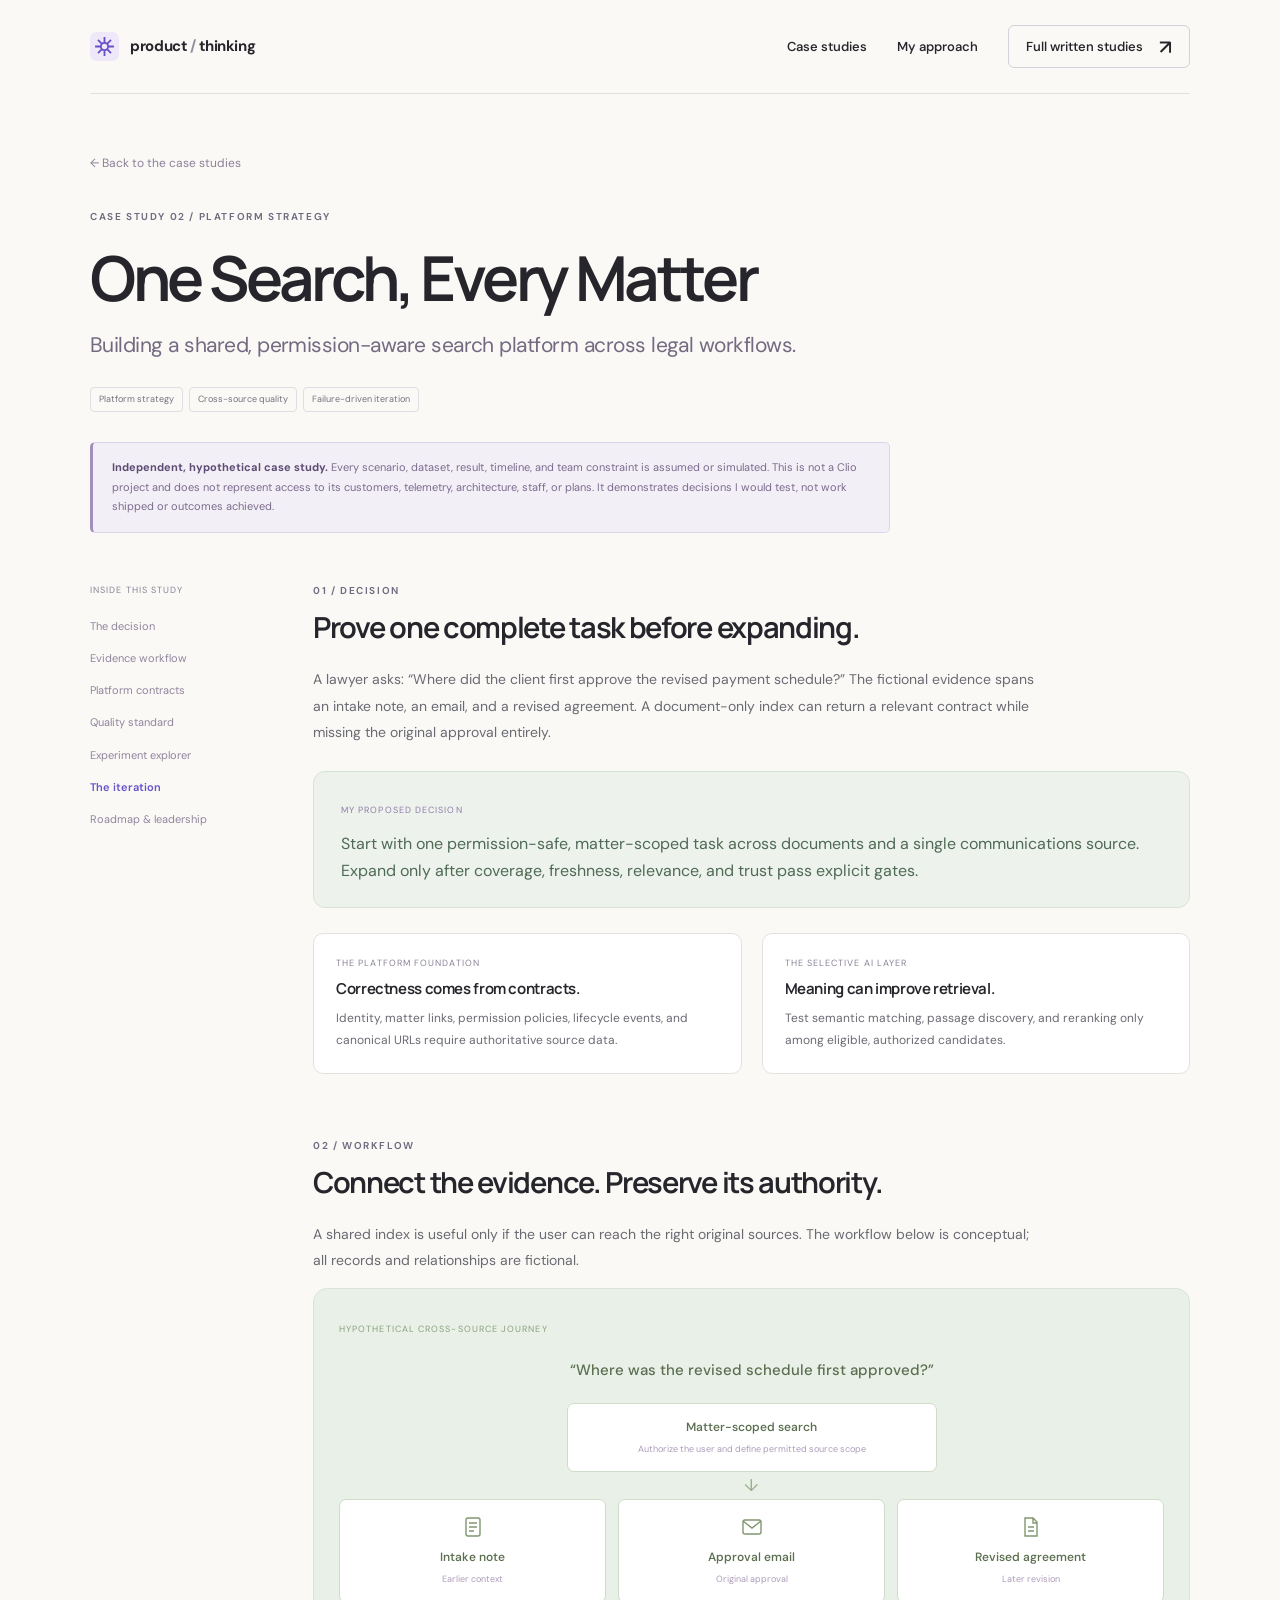
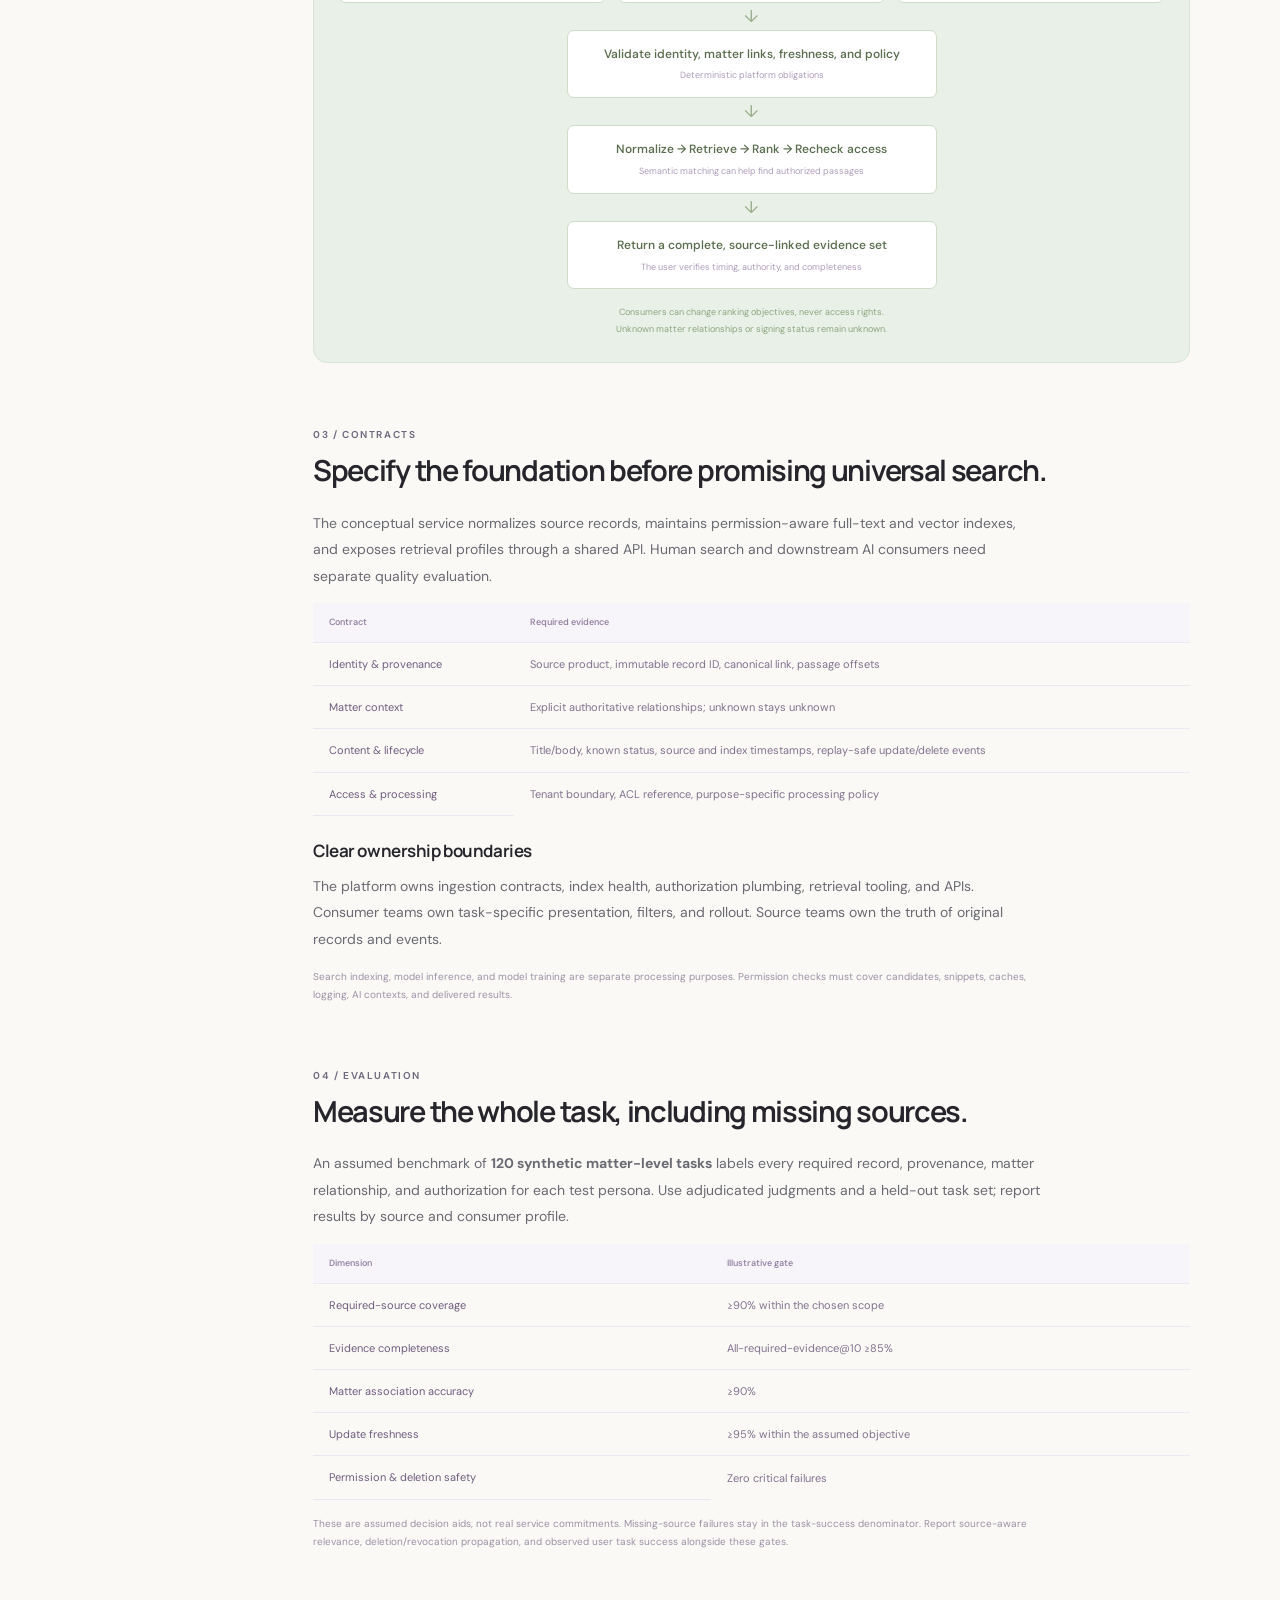
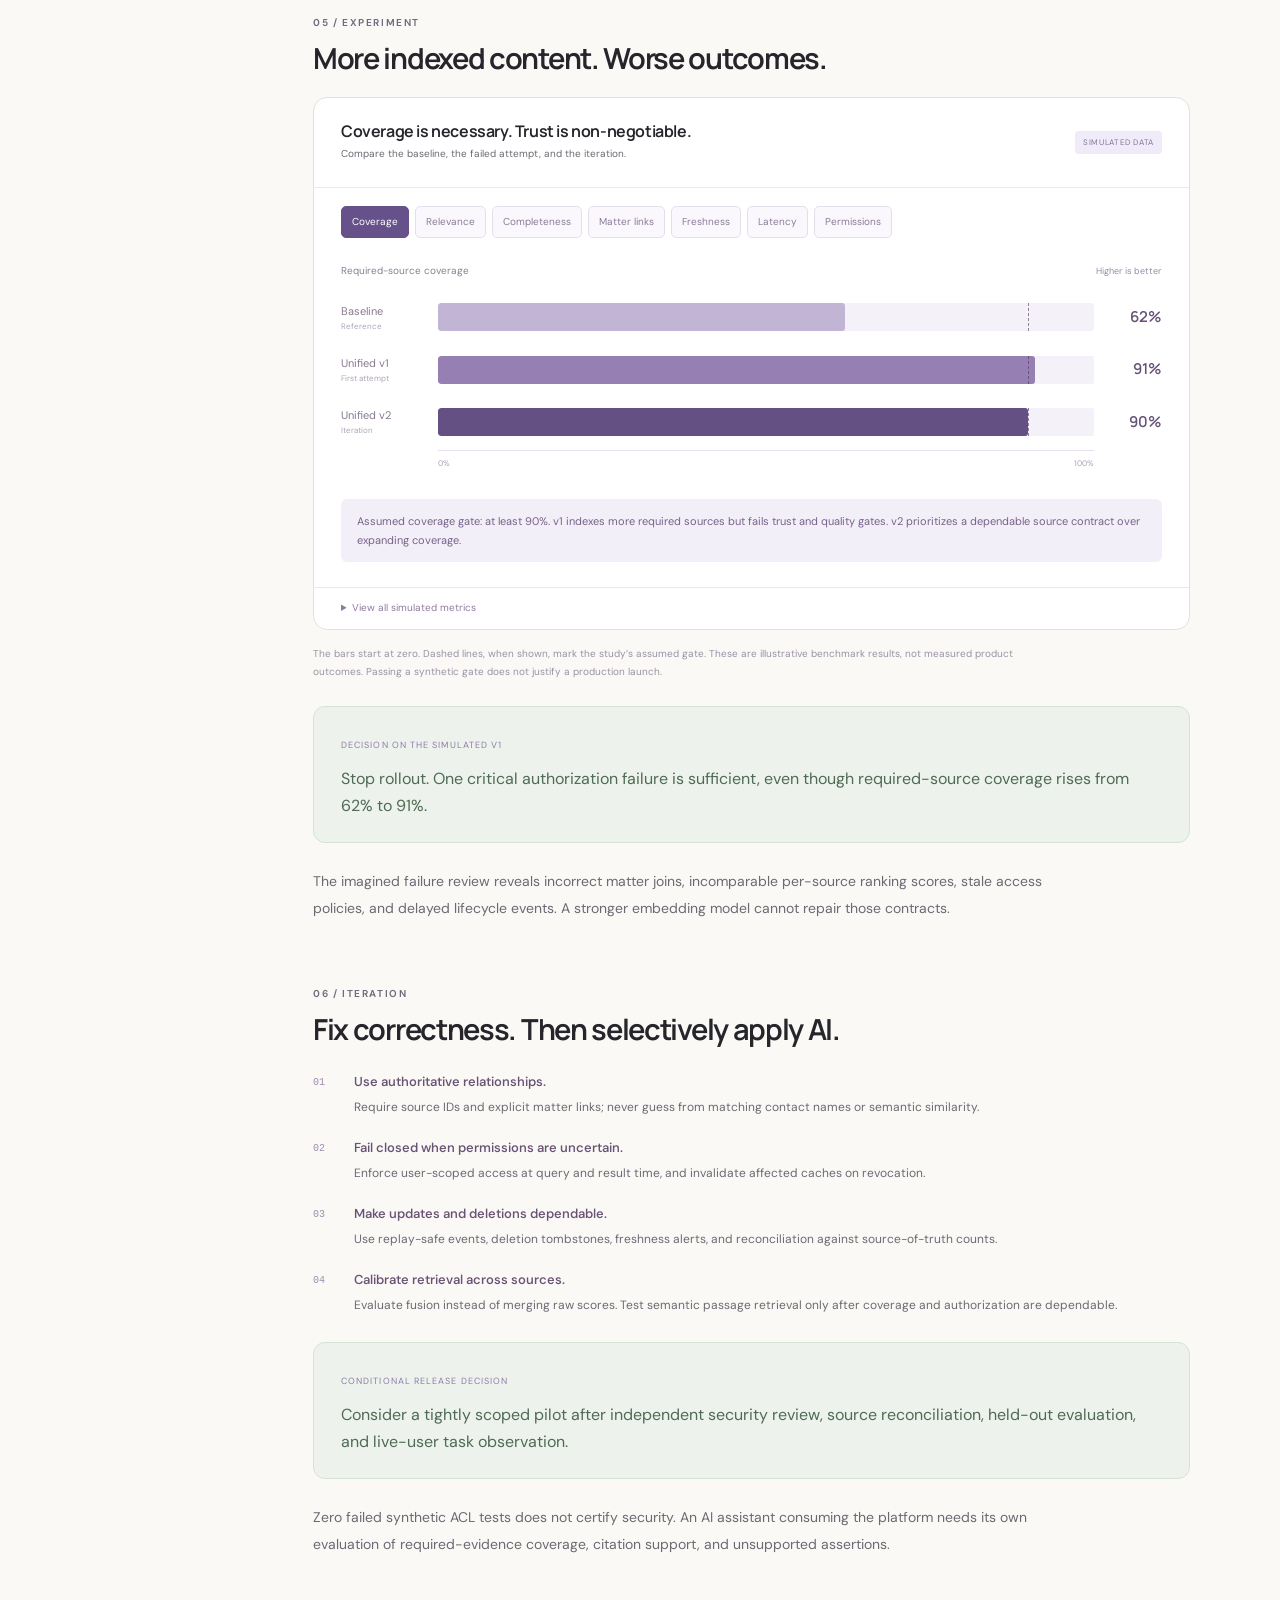
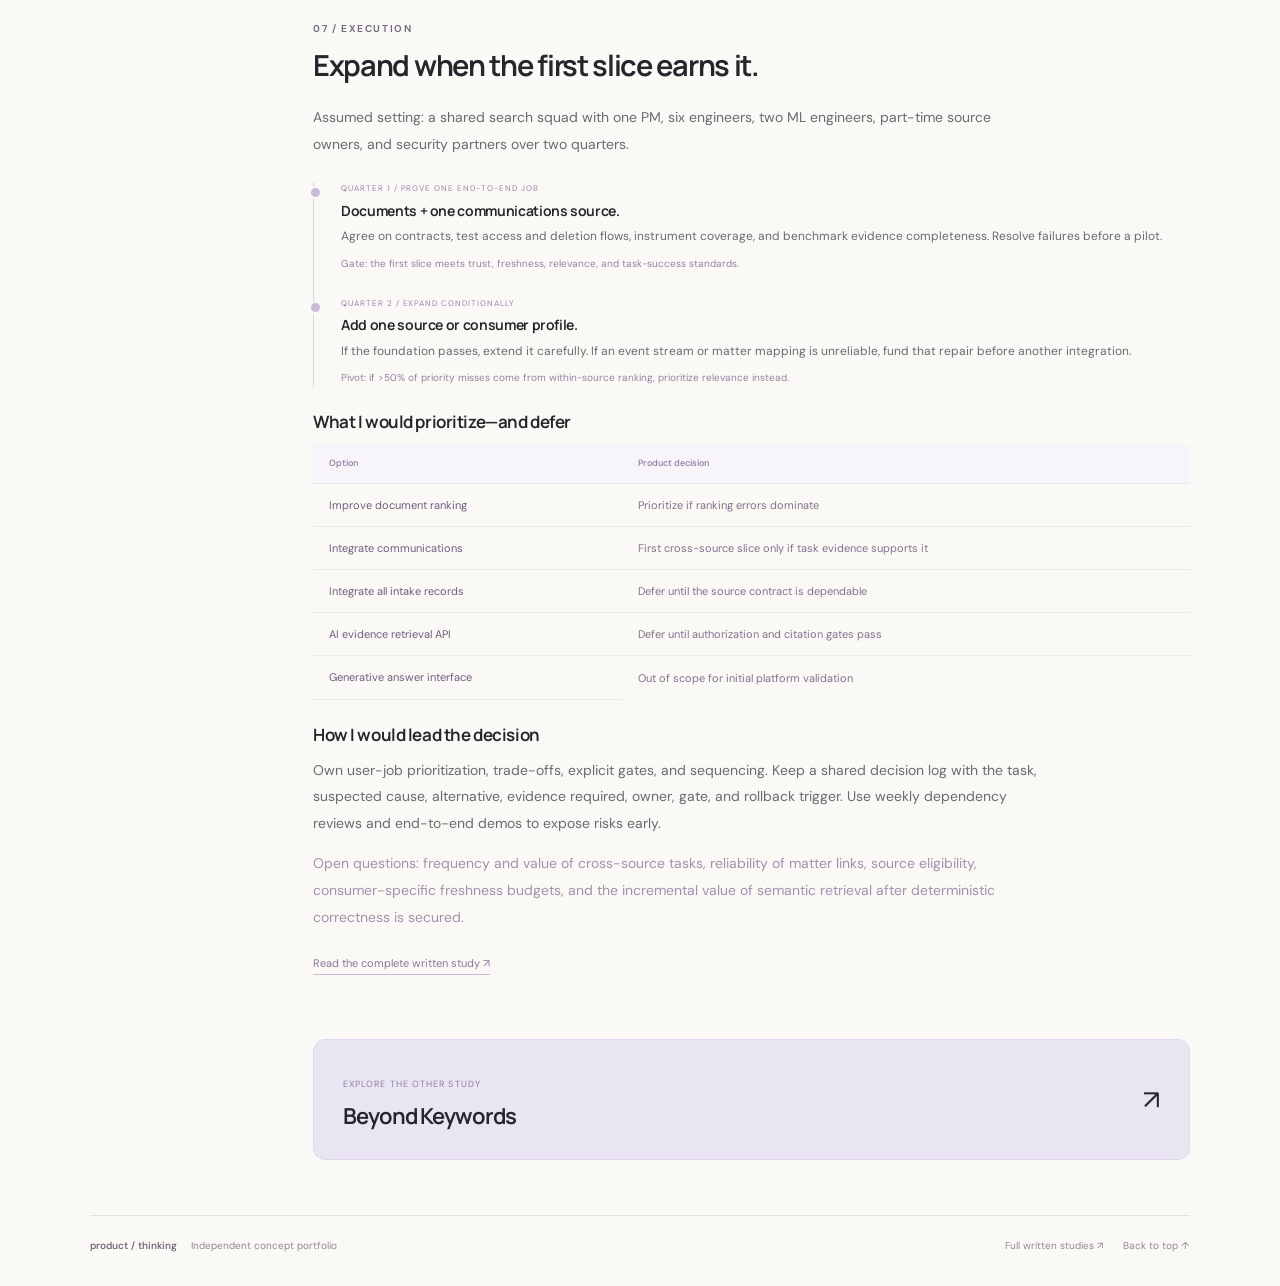
<file: docs/one-search.html>
<!doctype html><html lang="en"><head><meta charset="UTF-8"><meta name="viewport" content="width=device-width, initial-scale=1"><meta name="theme-color" content="#faf9f6"><meta name="description" content="Building a shared, permission-aware search platform across legal workflows. Independent hypothetical case study; all metrics and results are simulated."><title>One Search, Every Matter — Product Thinking</title><link rel="icon" href="assets/icon.svg" type="image/svg+xml"><link rel="stylesheet" href="assets/styles.css"><script src="assets/app.js" defer></script></head><body><a class="skip" href="#main">Skip to content</a><div class="wrap"><header class="site-nav"><a class="brand" href="index.html" aria-label="Product Thinking home"><img class="brand-mark" src="assets/icon.svg" alt=""><span>product <em>/</em> thinking</span></a><nav class="nav-links" aria-label="Main navigation"><a href="index.html#work">Case studies</a><a href="index.html#approach">My approach</a><a class="nav-cta" href="full-study.html">Full written studies <span class="arrow" aria-hidden="true">↗</span></a></nav></header><main id="main"><div class="case-hero"><a class="back-link" href="index.html#work">← Back to the case studies</a><div class="eyebrow">Case study 02 / Platform strategy</div><h1>One Search, Every Matter</h1><p class="subtitle">Building a shared, permission-aware search platform across legal workflows.</p><div class="tags"><span class="tag">Platform strategy</span><span class="tag">Cross-source quality</span><span class="tag">Failure-driven iteration</span></div><div class="disclosure-box"><strong>Independent, hypothetical case study.</strong> Every scenario, dataset, result, timeline, and team constraint is assumed or simulated. This is not a Clio project and does not represent access to its customers, telemetry, architecture, staff, or plans. It demonstrates decisions I would test, not work shipped or outcomes achieved.</div></div><div class="case-layout"><aside class="case-toc" aria-label="On this page"><span class="micro-label">Inside this study</span><a href="#decision">The decision</a><a href="#workflow">Evidence workflow</a><a href="#contracts">Platform contracts</a><a href="#evaluation">Quality standard</a><a href="#experiment">Experiment explorer</a><a href="#iteration">The iteration</a><a href="#execution">Roadmap & leadership</a></aside><div><section class="case-section" id="decision"><div class="eyebrow">01 / decision</div><h2>Prove one complete task before expanding.</h2><p>A lawyer asks: “Where did the client first approve the revised payment schedule?” The fictional evidence spans an intake note, an email, and a revised agreement. A document-only index can return a relevant contract while missing the original approval entirely.</p><div class="decision-box green"><span class="micro-label">My proposed decision</span><p>Start with one permission-safe, matter-scoped task across documents and a single communications source. Expand only after coverage, freshness, relevance, and trust pass explicit gates.</p></div><div class="two-col"><div class="small-panel"><div class="micro-label">The platform foundation</div><h3>Correctness comes from contracts.</h3><p>Identity, matter links, permission policies, lifecycle events, and canonical URLs require authoritative source data.</p></div><div class="small-panel"><div class="micro-label">The selective AI layer</div><h3>Meaning can improve retrieval.</h3><p>Test semantic matching, passage discovery, and reranking only among eligible, authorized candidates.</p></div></div></section><section class="case-section" id="workflow"><div class="eyebrow">02 / workflow</div><h2>Connect the evidence. Preserve its authority.</h2><p>A shared index is useful only if the user can reach the right original sources. The workflow below is conceptual; all records and relationships are fictional.</p><div class="workflow green"><span class="micro-label">Hypothetical cross-source journey</span><div class="workflow-query">“Where was the revised schedule first approved?”</div><div class="flow-node"><strong>Matter-scoped search</strong><small>Authorize the user and define permitted source scope</small></div><div class="flow-arrow" aria-hidden="true">↓</div><div class="workflow-sources"><div class="flow-node"><svg viewBox="0 0 24 24" fill="none" stroke="currentColor" stroke-width="1.4"><rect x="5" y="3" width="14" height="18" rx="2"/><path d="M8 8h8M8 12h8M8 16h5"/></svg><strong>Intake note</strong><small>Earlier context</small></div><div class="flow-node"><svg viewBox="0 0 24 24" fill="none" stroke="currentColor" stroke-width="1.4"><rect x="3" y="5" width="18" height="14" rx="2"/><path d="m3 6 9 7 9-7"/></svg><strong>Approval email</strong><small>Original approval</small></div><div class="flow-node"><svg viewBox="0 0 24 24" fill="none" stroke="currentColor" stroke-width="1.4"><path d="M6 3h8l4 4v14H6zM14 3v5h4M9 12h6M9 16h6"/></svg><strong>Revised agreement</strong><small>Later revision</small></div></div><div class="flow-arrow" aria-hidden="true">↓</div><div class="flow-node"><strong>Validate identity, matter links, freshness, and policy</strong><small>Deterministic platform obligations</small></div><div class="flow-arrow" aria-hidden="true">↓</div><div class="flow-node"><strong>Normalize → Retrieve → Rank → Recheck access</strong><small>Semantic matching can help find authorized passages</small></div><div class="flow-arrow" aria-hidden="true">↓</div><div class="flow-node"><strong>Return a complete, source-linked evidence set</strong><small>The user verifies timing, authority, and completeness</small></div><p class="flow-gate">Consumers can change ranking objectives, never access rights.<br>Unknown matter relationships or signing status remain unknown.</p></div></section><section class="case-section" id="contracts"><div class="eyebrow">03 / contracts</div><h2>Specify the foundation before promising universal search.</h2><p>The conceptual service normalizes source records, maintains permission-aware full-text and vector indexes, and exposes retrieval profiles through a shared API. Human search and downstream AI consumers need separate quality evaluation.</p><div class="table-scroll"><table><thead><tr><th scope="col">Contract</th><th scope="col">Required evidence</th></tr></thead><tbody><tr><th scope="row">Identity & provenance</th><td>Source product, immutable record ID, canonical link, passage offsets</td></tr><tr><th scope="row">Matter context</th><td>Explicit authoritative relationships; unknown stays unknown</td></tr><tr><th scope="row">Content & lifecycle</th><td>Title/body, known status, source and index timestamps, replay-safe update/delete events</td></tr><tr><th scope="row">Access & processing</th><td>Tenant boundary, ACL reference, purpose-specific processing policy</td></tr></tbody></table></div><h3>Clear ownership boundaries</h3><p>The platform owns ingestion contracts, index health, authorization plumbing, retrieval tooling, and APIs. Consumer teams own task-specific presentation, filters, and rollout. Source teams own the truth of original records and events.</p><p class="fine-print">Search indexing, model inference, and model training are separate processing purposes. Permission checks must cover candidates, snippets, caches, logging, AI contexts, and delivered results.</p></section><section class="case-section" id="evaluation"><div class="eyebrow">04 / evaluation</div><h2>Measure the whole task, including missing sources.</h2><p>An assumed benchmark of <strong>120 synthetic matter-level tasks</strong> labels every required record, provenance, matter relationship, and authorization for each test persona. Use adjudicated judgments and a held-out task set; report results by source and consumer profile.</p><div class="table-scroll"><table><thead><tr><th scope="col">Dimension</th><th scope="col">Illustrative gate</th></tr></thead><tbody><tr><th scope="row">Required-source coverage</th><td>≥90% within the chosen scope</td></tr><tr><th scope="row">Evidence completeness</th><td>All-required-evidence@10 ≥85%</td></tr><tr><th scope="row">Matter association accuracy</th><td>≥90%</td></tr><tr><th scope="row">Update freshness</th><td>≥95% within the assumed objective</td></tr><tr><th scope="row">Permission & deletion safety</th><td>Zero critical failures</td></tr></tbody></table></div><p class="fine-print">These are assumed decision aids, not real service commitments. Missing-source failures stay in the task-success denominator. Report source-aware relevance, deletion/revocation propagation, and observed user task success alongside these gates.</p></section><section class="case-section" id="experiment"><div class="eyebrow">05 / experiment</div><h2>More indexed content. Worse outcomes.</h2><div class="experiment" data-experiment="platform"><div class="experiment-header"><div><h3>Coverage is necessary. Trust is non-negotiable.</h3><p>Compare the baseline, the failed attempt, and the iteration.</p></div><span class="simulation-tag">Simulated data</span></div><div class="metric-tabs" role="group" aria-label="Select an experiment metric"><button class="metric-tab" type="button" data-metric="coverage" aria-pressed="true">Coverage</button><button class="metric-tab" type="button" data-metric="ndcg" aria-pressed="false">Relevance</button><button class="metric-tab" type="button" data-metric="evidence" aria-pressed="false">Completeness</button><button class="metric-tab" type="button" data-metric="matter" aria-pressed="false">Matter links</button><button class="metric-tab" type="button" data-metric="freshness" aria-pressed="false">Freshness</button><button class="metric-tab" type="button" data-metric="latency" aria-pressed="false">Latency</button><button class="metric-tab" type="button" data-metric="acl" aria-pressed="false">Permissions</button></div><div class="chart"><div class="chart-context"><span data-chart-label>Required-source coverage</span><span class="direction" data-chart-direction>Higher is better</span></div><div class="chart-rows"><div class="chart-row" data-chart-row><span class="chart-row-label">Baseline<small>Reference</small></span><div class="chart-track" aria-hidden="true"><div class="chart-bar" data-bar style="width:62%"></div><span class="chart-gate" data-gate hidden></span></div><span class="chart-value" data-value>62%</span></div><div class="chart-row" data-chart-row><span class="chart-row-label">Unified v1<small>First attempt</small></span><div class="chart-track" aria-hidden="true"><div class="chart-bar" data-bar style="width:91%"></div><span class="chart-gate" data-gate hidden></span></div><span class="chart-value" data-value>91%</span></div><div class="chart-row" data-chart-row><span class="chart-row-label">Unified v2<small>Iteration</small></span><div class="chart-track" aria-hidden="true"><div class="chart-bar" data-bar style="width:90%"></div><span class="chart-gate" data-gate hidden></span></div><span class="chart-value" data-value>90%</span></div></div><div class="chart-axis" aria-hidden="true"><span data-axis-start>0</span><span data-axis-end>100%</span></div><p class="sr-only" data-chart-summary role="status" aria-live="polite" aria-atomic="true">All experiment values are simulated. The full metric table is available below.</p></div><p class="chart-insight" data-chart-insight>Coverage alone does not justify launch. v1 fails the permission gate; v2 still requires independent validation.</p><details class="chart-table"><summary>View all simulated metrics</summary><div class="table-scroll"><table><thead><tr><th scope="col">Metric</th><th scope="col">Baseline</th><th scope="col">v1</th><th scope="col">v2</th></tr></thead><tbody><tr><th scope="row">Required-source coverage</th><td>62%</td><td>91%</td><td>90%</td></tr><tr><th scope="row">Cross-source NDCG@10</th><td>0.72</td><td>0.60</td><td>0.75</td></tr><tr><th scope="row">All-required-evidence@10</th><td>44%</td><td>56%</td><td>87%</td></tr><tr><th scope="row">Matter association accuracy</th><td>98%</td><td>89%</td><td>99%</td></tr><tr><th scope="row">Updates within freshness objective</th><td>97%</td><td>88%</td><td>96%</td></tr><tr><th scope="row">p95 response time</th><td>260 ms</td><td>810 ms</td><td>540 ms</td></tr><tr><th scope="row">Critical ACL tests failed</th><td>0</td><td>1</td><td>0</td></tr></tbody></table></div></details></div><p class="fine-print">The bars start at zero. Dashed lines, when shown, mark the study’s assumed gate. These are illustrative benchmark results, not measured product outcomes. Passing a synthetic gate does not justify a production launch.</p><div class="decision-box green"><span class="micro-label">Decision on the simulated v1</span><p>Stop rollout. One critical authorization failure is sufficient, even though required-source coverage rises from 62% to 91%.</p></div><p>The imagined failure review reveals incorrect matter joins, incomparable per-source ranking scores, stale access policies, and delayed lifecycle events. A stronger embedding model cannot repair those contracts.</p></section><section class="case-section" id="iteration"><div class="eyebrow">06 / iteration</div><h2>Fix correctness. Then selectively apply AI.</h2><ol class="decision-list"><li><div><strong>Use authoritative relationships.</strong><p>Require source IDs and explicit matter links; never guess from matching contact names or semantic similarity.</p></div></li><li><div><strong>Fail closed when permissions are uncertain.</strong><p>Enforce user-scoped access at query and result time, and invalidate affected caches on revocation.</p></div></li><li><div><strong>Make updates and deletions dependable.</strong><p>Use replay-safe events, deletion tombstones, freshness alerts, and reconciliation against source-of-truth counts.</p></div></li><li><div><strong>Calibrate retrieval across sources.</strong><p>Evaluate fusion instead of merging raw scores. Test semantic passage retrieval only after coverage and authorization are dependable.</p></div></li></ol><div class="decision-box green"><span class="micro-label">Conditional release decision</span><p>Consider a tightly scoped pilot after independent security review, source reconciliation, held-out evaluation, and live-user task observation.</p></div><p>Zero failed synthetic ACL tests does not certify security. An AI assistant consuming the platform needs its own evaluation of required-evidence coverage, citation support, and unsupported assertions.</p></section><section class="case-section" id="execution"><div class="eyebrow">07 / execution</div><h2>Expand when the first slice earns it.</h2><p>Assumed setting: a shared search squad with one PM, six engineers, two ML engineers, part-time source owners, and security partners over two quarters.</p><div class="timeline"><div class="timeline-stage"><div class="micro-label">Quarter 1 / Prove one end-to-end job</div><h3>Documents + one communications source.</h3><p>Agree on contracts, test access and deletion flows, instrument coverage, and benchmark evidence completeness. Resolve failures before a pilot.</p><span class="timeline-gate">Gate: the first slice meets trust, freshness, relevance, and task-success standards.</span></div><div class="timeline-stage"><div class="micro-label">Quarter 2 / Expand conditionally</div><h3>Add one source or consumer profile.</h3><p>If the foundation passes, extend it carefully. If an event stream or matter mapping is unreliable, fund that repair before another integration.</p><span class="timeline-gate">Pivot: if &gt;50% of priority misses come from within-source ranking, prioritize relevance instead.</span></div></div><h3>What I would prioritize—and defer</h3><div class="table-scroll"><table><thead><tr><th scope="col">Option</th><th scope="col">Product decision</th></tr></thead><tbody><tr><th scope="row">Improve document ranking</th><td>Prioritize if ranking errors dominate</td></tr><tr><th scope="row">Integrate communications</th><td>First cross-source slice only if task evidence supports it</td></tr><tr><th scope="row">Integrate all intake records</th><td>Defer until the source contract is dependable</td></tr><tr><th scope="row">AI evidence retrieval API</th><td>Defer until authorization and citation gates pass</td></tr><tr><th scope="row">Generative answer interface</th><td>Out of scope for initial platform validation</td></tr></tbody></table></div><h3>How I would lead the decision</h3><p>Own user-job prioritization, trade-offs, explicit gates, and sequencing. Keep a shared decision log with the task, suspected cause, alternative, evidence required, owner, gate, and rollback trigger. Use weekly dependency reviews and end-to-end demos to expose risks early.</p><p class="case-footer-note">Open questions: frequency and value of cross-source tasks, reliability of matter links, source eligibility, consumer-specific freshness budgets, and the incremental value of semantic retrieval after deterministic correctness is secured.</p><div class="source-action"><a href="full-study.html#one-search">Read the complete written study ↗</a></div></section><a class="study-next " href="beyond-keywords.html"><div><span class="micro-label">Explore the other study</span><h3>Beyond Keywords</h3></div><span class="arrow" aria-hidden="true">↗</span></a></div></div></main><footer class="footer"><div class="footer-left"><a class="footer-name" href="index.html">product / thinking</a><span>Independent concept portfolio</span></div><div class="footer-right"><a href="full-study.html">Full written studies ↗</a><a href="#main">Back to top ↑</a></div></footer></div></body></html>
</file>
<file: docs/assets/styles.css>
@import url('https://fonts.googleapis.com/css2?family=DM+Sans:wght@400;450;500;550;600;650;700&family=Manrope:wght@400;500;600;650;700;750;800&display=swap');

:root{--ink:#25252b;--muted:#6a6a73;--paper:#faf9f6;--line:#e3e1df;--purple:#6651c8;--lavender:#ece8fa;--mint:#e4eee8;--green:#365f4d;--radius:18px;--font:'DM Sans',sans-serif;--heading:'Manrope',sans-serif}
*{box-sizing:border-box}html{scroll-behavior:smooth;scroll-padding-top:100px}body{margin:0;background:var(--paper);color:var(--ink);font-family:var(--font);font-size:16px;line-height:1.65;-webkit-font-smoothing:antialiased}a{color:inherit;text-decoration:none}button{font:inherit;cursor:pointer}button,a{-webkit-tap-highlight-color:transparent}button:focus-visible,a:focus-visible,summary:focus-visible{outline:3px solid var(--purple);outline-offset:5px}svg{display:block}::selection{background:#d8d0f5}h1,h2,h3,h4,p{margin-top:0}h1,h2,h3,h4{font-family:var(--heading);font-weight:650;line-height:1.18;letter-spacing:-.045em}p{color:var(--muted)}.wrap{max-width:1180px;margin:auto;padding:0 40px}.skip{position:fixed;left:12px;top:-80px;z-index:100;padding:12px 20px;background:white;border:2px solid var(--purple)}.skip:focus{top:12px}.site-nav{height:94px;display:flex;align-items:center;justify-content:space-between;border-bottom:1px solid var(--line)}.brand{display:flex;align-items:center;gap:11px;font-size:15px;font-weight:700;letter-spacing:-.025em}.brand-mark{width:29px;height:29px;color:var(--purple)}.brand em{font-style:normal;color:#949099}.nav-links{display:flex;align-items:center;gap:30px;font-size:13px;font-weight:550}.nav-links>a:hover{color:var(--purple)}.nav-links .nav-cta{padding:10px 17px;border:1px solid #d5d1db;border-radius:6px;display:flex;gap:16px;align-items:center}.arrow{font-size:20px;line-height:1}.eyebrow{text-transform:uppercase;font-size:10px;letter-spacing:.16em;font-weight:650;display:flex;gap:10px;align-items:center;color:#726b80}.eyebrow .dot{height:6px;width:6px;border-radius:100%;background:var(--purple)}.hero{padding:76px 0 67px;display:grid;grid-template-columns:1.15fr 1fr;gap:55px;align-items:center}.hero h1{font-size:66px;line-height:1.095;letter-spacing:-.063em;margin:22px 0}.hero h1 span{color:var(--purple)}.hero-copy>p{font-size:16px;max-width:390px;line-height:1.8}.primary-btn{display:inline-flex;align-items:center;justify-content:center;gap:24px;background:var(--ink);color:white;border:1px solid var(--ink);border-radius:6px;font-size:13px;font-weight:550;padding:13px 19px;transition:background .2s,transform .2s}.primary-btn:hover{background:var(--purple);border-color:var(--purple);transform:translateY(-2px)}.hero-action{display:flex;gap:20px;align-items:center;margin-top:29px}.hero-action>span{font-size:11px;color:#8b8693}.hero-art{height:400px;border-radius:var(--radius);background:#eeebf7;position:relative;overflow:hidden;display:flex;align-items:center;justify-content:center}.art-grid{position:absolute;inset:0;background-image:linear-gradient(#d4cdeb55 1px,transparent 1px),linear-gradient(90deg,#d4cdeb55 1px,transparent 1px);background-size:29px 29px;mask-image:radial-gradient(ellipse at center,black,transparent 80%)}.art-caption{position:absolute;top:23px;left:25px;font-size:9px;letter-spacing:.12em;color:#817495;text-transform:uppercase}.art-index{position:absolute;right:24px;top:22px;font:11px monospace;color:#968aaa}.orbit{position:absolute;border:1px solid #c5bbdf;border-radius:100%;width:276px;height:276px;top:73px;left:86px;transform:rotate(-20deg)}.orbit:before{content:'';position:absolute;inset:24px;border:1px dashed #c5bbdf;border-radius:100%}.orbit-dot{width:9px;height:9px;position:absolute;left:15px;top:65px;background:#b4a5da;border:3px solid #eeebf7;box-sizing:content-box;border-radius:50%}.search-card{width:298px;background:#fff;border:1px solid #dfd8ed;border-radius:10px;padding:19px;position:relative;z-index:2;box-shadow:0 15px 40px #6651c817;transform:rotate(-5deg) translate(-5px,-17px)}.search-card:before{content:'';position:absolute;inset:0;border:1px solid #cfc4e3;border-radius:10px;background:#e4dcf0;transform:rotate(9deg) translate(14px,18px);z-index:-2}.search-card:after{content:'';position:absolute;inset:0;background:#fff;border-radius:10px;z-index:-1}.micro-label{font-size:9px;letter-spacing:.12em;text-transform:uppercase;color:#8a8297}.query-line{display:flex;gap:9px;align-items:flex-start;border-bottom:1px solid #efedf2;padding:13px 0 17px;font-size:15px;line-height:1.45;color:#4c3c72;font-weight:500}.query-line svg{width:16px;height:16px;flex-shrink:0;margin-top:3px}.source-result{padding-top:16px;display:flex;gap:10px}.doc-icon{flex-shrink:0;width:31px;height:36px;display:grid;place-items:center;background:#f2eef9;border-radius:5px;color:#8b76bb}.doc-icon svg{width:16px;height:16px}.source-result strong{display:block;font-size:11px;font-weight:600;color:#43354d}.source-result small{font-size:9px;color:#a198ae}.source-result p{font-size:10px;color:#786e85;margin:8px 0 0;line-height:1.6}.source-result mark{background:#e8ddf6;color:#5b418b;border-radius:2px;padding:1px 2px}.verified-label{background:#fff;border:1px solid #d9e5db;color:#426b51;border-radius:30px;font-size:10px;font-weight:550;padding:8px 13px;position:absolute;right:24px;bottom:54px;display:flex;align-items:center;gap:7px;box-shadow:0 4px 14px #3c355309;transform:rotate(-5deg);z-index:4}.verified-label svg{width:13px;height:13px}.art-bottom{position:absolute;bottom:23px;left:25px;font-size:9px;color:#9486a7}.principle-strip{display:grid;grid-template-columns:repeat(3,1fr);padding:22px 0;border-top:1px solid var(--line);border-bottom:1px solid var(--line);gap:25px}.principle-strip>div{display:flex;gap:14px;align-items:center}.principle-strip>div+div{border-left:1px solid var(--line);padding-left:28px}.principle-strip svg{width:19px;height:19px;color:#787083;flex-shrink:0}.principle-strip strong{font-size:12px;font-weight:550;display:block}.principle-strip span{font-size:11px;color:#89838d;display:block}.work-section{padding:78px 0 20px}.section-heading{display:flex;align-items:end;justify-content:space-between;margin-bottom:32px;gap:24px}.section-heading h2{font-size:34px;margin:11px 0 0}.section-heading>p{font-size:12px;margin:0 0 4px;max-width:260px;text-align:right}.project{display:grid;grid-template-columns:1fr 1fr;border:1px solid var(--line);border-radius:var(--radius);background:#fff;overflow:hidden;margin-bottom:28px;transition:box-shadow .25s}.project:hover{box-shadow:0 12px 35px #24222f07}.project-visual{padding:29px 32px;display:flex;flex-direction:column;min-height:378px;background:var(--lavender);position:relative;overflow:hidden}.project-visual.platform{background:var(--mint)}.visual-label{display:flex;align-items:center;justify-content:space-between;font-size:9px;font-weight:550;letter-spacing:.09em;text-transform:uppercase;color:#837495}.platform .visual-label{color:#6e8477}.visual-label .mini-tag{font-size:8px;padding:3px 6px;background:#ffffff80;border-radius:4px;letter-spacing:.06em}.project-content{padding:34px 37px;display:flex;flex-direction:column;align-items:flex-start;justify-content:center}.case-number{font-size:9px;color:#a09aa6;letter-spacing:.1em;text-transform:uppercase;margin-bottom:14px}.project-content h3{font-size:28px;margin-bottom:10px}.project-content>p{font-size:13px;line-height:1.8;margin-bottom:20px}.tags{display:flex;gap:6px;flex-wrap:wrap}.tag{font-size:9px;padding:4px 8px;border:1px solid #e1dde5;border-radius:4px;color:#76707e}.project-link{display:flex;align-items:center;gap:16px;font-size:12px;font-weight:600;margin-top:25px;color:var(--ink);border-bottom:1px solid #8b8194;padding-bottom:4px}.project-link:hover{color:var(--purple);border-color:var(--purple)}.mini-chart{margin-top:30px}.mini-chart-title{font-size:13px;font-weight:550;color:#4f4068;margin-bottom:6px}.mini-chart-subtitle{font-size:9px;color:#9283a5}.mini-chart-rows{margin-top:24px;display:flex;flex-direction:column;gap:15px}.mini-chart-row{display:grid;grid-template-columns:63px 1fr 28px;gap:10px;align-items:center;font-size:9px;color:#857792}.mini-chart-track{height:21px;background:#ffffff55;border-radius:3px;overflow:hidden}.mini-chart-bar{height:100%;background:#b9abd7;border-radius:3px}.mini-chart-row.v1 .mini-chart-bar{background:#8f79b9}.mini-chart-row.v2 .mini-chart-bar{background:#65518c}.mini-chart-row.v2{color:#4e3e6e;font-weight:600}.mini-chart-note{display:flex;align-items:center;gap:7px;color:#6e5a89;font-size:9px;margin-top:20px;padding-top:13px;border-top:1px solid #d4cbe3}.mini-chart-note svg{width:12px;height:12px}.mini-network{display:flex;align-items:center;flex-direction:column;flex:1;justify-content:center;padding-top:25px}.network-question{font-size:11px;color:#446452;border:1px solid #cbdacf;border-radius:6px;background:#f4f8f4;padding:10px 16px;width:100%;text-align:center}.connector{width:1px;height:24px;background:#a5bba9;position:relative}.connector:after{content:'';width:5px;height:5px;position:absolute;bottom:0;left:-2px;transform:rotate(45deg);border-right:1px solid #a5bba9;border-bottom:1px solid #a5bba9}.network-sources{display:flex;gap:11px;width:100%;position:relative;justify-content:center}.network-source{flex:1;max-width:105px;display:flex;flex-direction:column;align-items:center;text-align:center;font-size:9px;gap:8px;padding:12px 5px;background:#f9fbf7;border:1px solid #d0ddd2;border-radius:7px;color:#5d7866}.network-source svg{width:21px;height:21px}.network-core{font-size:10px;color:#fff;background:#52715b;border:1px solid #52715b;border-radius:6px;padding:9px 19px}.network-outcome{font-size:9px;color:#7b9080;margin-top:13px}.disclosure-inline{margin:9px 0 0;display:flex;align-items:flex-start;gap:10px;font-size:11px;line-height:1.7;color:#8a838f}.disclosure-inline svg{flex-shrink:0;width:14px;height:14px;margin-top:2px}.approach-section{padding:70px 0 68px}.approach-heading{display:grid;grid-template-columns:1fr 1fr;gap:50px;align-items:end;margin-bottom:35px}.approach-heading h2{font-size:32px;max-width:400px;margin:12px 0 0}.approach-heading p{font-size:13px;margin:0;line-height:1.8;max-width:380px}.approach-steps{display:grid;grid-template-columns:repeat(4,1fr);gap:27px}.approach-step{padding-top:18px;border-top:1px solid #d7d2dc}.step-num{font-size:10px;color:#8b799e;display:block;margin-bottom:17px;font-family:monospace}.approach-step h3{font-size:15px;letter-spacing:-.025em;margin-bottom:9px}.approach-step p{font-size:11px;line-height:1.8;margin:0;color:#8b8490}.closing{background:#ede9f3;border-radius:var(--radius);padding:35px 43px;display:flex;justify-content:space-between;align-items:center;gap:35px;margin-bottom:55px}.closing blockquote{font-size:21px;line-height:1.5;letter-spacing:-.035em;font-family:var(--heading);margin:0;max-width:630px;color:#5e5076}.closing .asterisk{font-size:77px;line-height:1;font-family:serif;color:#a18abb;font-weight:400}.footer{border-top:1px solid var(--line);padding:22px 0 32px;display:flex;justify-content:space-between;gap:20px;font-size:10px;color:#908794}.footer a:hover{color:var(--purple)}.footer-left{display:flex;gap:14px}.footer .footer-name{font-weight:550;color:#6d6376}.footer-right{display:flex;gap:20px}.case-hero{padding:55px 0 50px;max-width:850px}.back-link{font-size:12px;display:inline-flex;gap:9px;color:#8b8099;margin-bottom:35px}.back-link:hover{color:var(--purple)}.case-hero h1{font-size:62px;letter-spacing:-.055em;margin:16px 0}.case-hero .subtitle{font-size:21px;letter-spacing:-.025em;line-height:1.5;color:#736a81;max-width:720px;margin-bottom:25px}.case-hero .tags{margin-bottom:30px}.disclosure-box{border:1px solid #ddd6e8;border-left:3px solid #a28fbd;padding:15px 19px;background:#f2eff6;border-radius:5px;font-size:11px;line-height:1.8;color:#7b6b8e;max-width:800px}.disclosure-box strong{color:#5d4b74}.case-layout{display:grid;grid-template-columns:175px minmax(0,1fr);gap:48px;padding-bottom:55px}.case-toc{position:sticky;top:30px;align-self:start;font-size:11px;display:flex;flex-direction:column;gap:14px}.case-toc .micro-label{margin-bottom:5px}.case-toc a{color:#91849e}.case-toc a:hover{color:var(--purple)}.case-toc a.active{color:var(--purple);font-weight:600}.case-section{margin-bottom:64px;scroll-margin-top:30px}.case-section h2{font-size:29px;margin:10px 0 22px}.case-section h3{font-size:17px;margin:25px 0 12px;letter-spacing:-.025em}.case-section>p{font-size:14px;line-height:1.9;max-width:730px}.decision-box{background:#eeebf6;border:1px solid #e0d9ec;border-radius:12px;padding:23px 27px;margin:25px 0}.decision-box .micro-label{color:#8f7ba8}.decision-box p{font-size:16px;line-height:1.7;color:#574365;margin:9px 0 0}.decision-box.green{background:#edf3ec;border-color:#d5e3d5}.decision-box.green p{color:#4f6a55}.two-col{display:grid;grid-template-columns:1fr 1fr;gap:20px}.small-panel{border:1px solid var(--line);border-radius:10px;padding:22px;background:white}.small-panel h3{margin:0 0 10px;font-size:15px}.small-panel p{margin:0;font-size:12px;line-height:1.8}.small-panel .micro-label{margin-bottom:9px}.experiment{background:white;border:1px solid var(--line);border-radius:14px;overflow:hidden}.experiment-header{padding:24px 27px;border-bottom:1px solid #ede9ef;display:flex;align-items:center;justify-content:space-between;gap:15px}.experiment-header h3{font-size:16px;margin:0 0 5px}.experiment-header p{font-size:10px;margin:0}.simulation-tag{font-size:8px;letter-spacing:.08em;text-transform:uppercase;background:#f0ebf8;color:#877299;padding:5px 8px;border-radius:4px;white-space:nowrap}.metric-tabs{display:flex;gap:6px;padding:18px 27px 0;flex-wrap:wrap}.metric-tab{background:#faf8fc;border:1px solid #e5dfec;border-radius:5px;font-size:10px;color:#8b7b98;padding:7px 10px;transition:background .2s,color .2s}.metric-tab[aria-pressed=true]{background:#66518a;border-color:#66518a;color:#fff}.chart{padding:25px 27px 10px}.chart-context{display:flex;justify-content:space-between;align-items:center;font-size:10px;color:#8a7e94;gap:15px;margin-bottom:22px}.chart-context .direction{color:#998ba5;font-size:9px}.chart-rows{display:flex;flex-direction:column;gap:21px}.chart-row{display:grid;grid-template-columns:85px minmax(0,1fr) 56px;gap:12px;align-items:center}.chart-row-label{font-size:11px;color:#887891}.chart-row-label small{display:block;color:#b0a4b8;font-size:8px}.chart-track{height:28px;background:#f5f1f8;border-radius:3px;overflow:hidden;position:relative}.chart-bar{height:100%;border-radius:3px;transition:width .5s ease;background:#c2b4d5;min-width:0}.chart-row:nth-child(2) .chart-bar{background:#9680b3}.chart-row:nth-child(3) .chart-bar{background:#655083}.chart-value{font-size:15px;font-family:var(--heading);font-weight:600;color:#665177;text-align:right}.chart-axis{margin:12px 68px 0 97px;display:flex;justify-content:space-between;color:#ae9fba;font-size:8px;border-top:1px solid #e7e0ed;padding-top:6px}.chart-insight{margin:19px 27px 25px;padding:13px 16px;border-radius:6px;background:#f3eff8;font-size:11px;line-height:1.7;color:#786189;min-height:61px}.chart-insight strong{font-weight:600}.chart-table{border-top:1px solid #ece7f0}.chart-table summary{padding:12px 27px;font-size:10px;color:#8f7a9f;cursor:pointer}.table-scroll{overflow-x:auto}table{border-collapse:collapse;width:100%;font-size:11px;color:#81728d}th,td{text-align:left;padding:12px 16px;border-bottom:1px solid #ece7f0;white-space:nowrap}th{font-size:9px;font-weight:550;background:#f7f4fa;color:#927f9f}td:first-child{white-space:normal;color:#6f5d7e}tr:last-child td{border-bottom:0}.fine-print{font-size:10px!important;line-height:1.8!important;color:#9c91a5!important;margin-top:15px}.workflow{padding:25px;background:#ece8f6;border-radius:14px;border:1px solid #e0d9ec}.workflow .micro-label{color:#9b86b2}.workflow-query{font-size:15px;font-weight:500;margin:18px 0 20px;text-align:center;color:#625076}.flow-node{padding:14px 17px;background:#fff;border:1px solid #dad0e7;border-radius:7px;font-size:12px;color:#79628a;max-width:370px;margin:auto;text-align:center}.flow-node strong{display:block;font-size:12px;font-weight:550;color:#5c456d}.flow-node small{display:block;font-size:9px;color:#ac9cb9;margin-top:4px}.flow-arrow{color:#aa94bd;text-align:center;height:27px;line-height:27px;font-size:17px}.flow-branches{display:grid;grid-template-columns:1fr 1fr;gap:15px}.flow-branches .flow-node{width:100%}.flow-node.no-ai{background:#e2deeb}.flow-node.yes-ai{border-color:#ae95c9}.flow-gate{font-size:9px;line-height:1.8;color:#9b87ae;text-align:center;margin:15px 0 0}.workflow.green{background:#e9f0e8;border-color:#d9e3d6}.workflow.green .flow-node{color:#708367;border-color:#cfdcc8}.workflow.green .flow-node strong,.workflow.green .workflow-query{color:#5b6f50}.workflow.green .flow-arrow{color:#9aae8e}.workflow.green .micro-label{color:#8aa17e}.workflow.green .flow-gate{color:#8ba57e}.workflow-sources{display:grid;grid-template-columns:repeat(3,1fr);gap:12px}.workflow-sources .flow-node{width:100%;padding:15px 9px}.workflow-sources svg{width:24px;height:24px;color:#819671;margin:0 auto 9px}.decision-list{padding:0;list-style:none;margin:25px 0;counter-reset:decision}.decision-list li{display:grid;grid-template-columns:28px 1fr;gap:13px;margin-bottom:19px;counter-increment:decision}.decision-list li:before{content:'0' counter(decision);font-family:monospace;font-size:10px;color:#a18caf;padding-top:4px}.decision-list strong{display:block;color:#695375;font-size:13px;margin-bottom:4px;font-weight:550}.decision-list p{font-size:12px;margin:0;line-height:1.8}.timeline{margin-top:25px;border-left:1px solid #dcd2e5;padding-left:27px}.timeline-stage{padding:0 0 25px;position:relative}.timeline-stage:before{content:'';position:absolute;top:4px;left:-32px;width:9px;height:9px;background:#cabadd;border:2px solid var(--paper);border-radius:50%}.timeline-stage:last-child{padding-bottom:0}.timeline-stage .micro-label{font-size:8px;color:#9b83ad;margin-bottom:7px}.timeline-stage h3{font-size:14px;margin:0 0 7px}.timeline-stage p{font-size:12px;margin:0;line-height:1.8}.timeline-gate{font-size:10px;color:#9583a1;display:block;margin-top:8px}.study-next{display:flex;align-items:center;justify-content:space-between;padding:29px;background:#eae5f3;border:1px solid #e0d7ec;border-radius:12px;gap:15px}.study-next.green{background:#e4ede5;border-color:#d6e1d6}.study-next .micro-label{font-size:9px}.study-next h3{font-size:22px;margin:8px 0 0}.study-next>.arrow{font-size:27px}.source-action{display:flex;gap:15px;margin:24px 0 0;font-size:11px;flex-wrap:wrap}.source-action a{border-bottom:1px solid #cbbbd7;padding-bottom:2px;color:#8b769b}.case-footer-note{font-size:11px;color:#a092ac;line-height:1.8;max-width:690px}.full-study{max-width:850px;margin:60px auto;padding:0 30px 60px}.full-study h1{font-size:38px;margin:50px 0 20px}.full-study h2{font-size:27px;margin:35px 0 20px}.full-study h3{font-size:18px;margin:25px 0 15px}.full-study p,.full-study li{font-size:14px;line-height:1.9}.full-study blockquote{margin:25px 0;padding:15px 24px;background:#eeebf6;border-left:3px solid #a58abf}.full-study blockquote p{margin:0}.full-study pre{overflow-x:auto;background:#eeebf5;border:1px solid #dfd6ea;border-radius:9px;padding:23px;font-size:11px;line-height:1.8;color:#735d83}.full-study code{font-size:.9em;color:#78648a}.full-study hr{border:0;border-top:1px solid var(--line);margin:35px 0}.full-study table{display:block;overflow-x:auto}.full-study a{text-decoration:underline;color:var(--purple)}
.sr-only{position:absolute;width:1px;height:1px;padding:0;margin:-1px;overflow:hidden;clip:rect(0,0,0,0);white-space:nowrap;border:0}.chart-gate{position:absolute;top:0;bottom:0;border-left:1px dashed #4c365e;opacity:.6;pointer-events:none}.chart-gate[hidden]{display:none}tbody th[scope=row]{font-size:11px;font-weight:400;background:transparent;white-space:normal;color:#6f5d7e}.chart-table tbody th[scope=row]{padding-left:27px}.full-study .table-scroll{margin:20px 0}.case-layout>div,.case-toc{min-width:0}.table-scroll{min-width:0;max-width:100%}
@media(min-width:1400px){.wrap{max-width:1260px}.hero{gap:80px}.hero h1{font-size:74px}.hero-art{height:427px}.orbit{left:110px;top:80px}.project-visual{min-height:402px}.project-content{padding:40px 45px}}
@media(max-width:1000px){.wrap{padding:0 30px}.hero{gap:30px;padding-top:60px}.hero h1{font-size:55px}.hero-art{height:365px}.orbit{left:42px;top:50px}.search-card{width:260px}.verified-label{right:14px;bottom:38px}.hero-action{gap:12px}.hero-action>span{font-size:9px}.project-content{padding:28px}.project-visual{padding:27px;min-height:375px}.project-content h3{font-size:25px}.approach-steps{gap:20px}.case-layout{grid-template-columns:140px minmax(0,1fr);gap:30px}.case-hero h1{font-size:54px}.chart-row{grid-template-columns:73px minmax(0,1fr) 48px}.chart-axis{margin-left:85px;margin-right:60px}}
@media(max-width:760px){.wrap{padding:0 24px}.site-nav{height:78px}.nav-links{gap:19px;font-size:11px}.nav-links .nav-cta{display:none}.brand{font-size:13px}.hero{grid-template-columns:1fr;padding:50px 0 35px;gap:35px}.hero h1{font-size:57px;max-width:560px}.hero-copy>p{max-width:460px;font-size:15px}.hero-art{height:350px;max-width:none}.orbit{left:calc(50% - 137px);top:39px}.search-card{width:288px;transform:rotate(-5deg) translate(-12px,-7px)}.verified-label{right:calc(50% - 164px);bottom:30px}.hero-action>span{font-size:11px}.principle-strip{gap:13px;padding:19px 0}.principle-strip>div{gap:8px}.principle-strip>div+div{padding-left:13px}.principle-strip strong{font-size:10px}.principle-strip span{font-size:9px}.principle-strip svg{width:15px;height:15px}.work-section{padding-top:50px}.section-heading{gap:15px;margin-bottom:25px}.section-heading h2{font-size:28px}.section-heading>p{font-size:10px;max-width:180px}.project{grid-template-columns:1fr}.project-visual{min-height:330px;padding:27px 32px}.project-content{padding:29px 32px 32px}.project-content h3{font-size:29px}.project-content>p{max-width:510px}.mini-chart{max-width:460px;width:100%;margin:27px auto 0}.mini-network{max-width:440px;align-self:center;width:100%;padding-top:20px}.network-source{max-width:120px;padding:15px 6px}.disclosure-inline{font-size:10px}.approach-section{padding:50px 0}.approach-heading{grid-template-columns:1fr;gap:20px}.approach-heading h2{font-size:29px}.approach-heading p{max-width:500px}.approach-steps{grid-template-columns:repeat(2,1fr);gap:28px}.approach-step p{font-size:12px}.closing{padding:28px;margin-bottom:40px}.closing blockquote{font-size:18px}.closing .asterisk{font-size:60px}.footer{font-size:9px;flex-wrap:wrap}.case-hero{padding-top:35px}.case-hero h1{font-size:49px}.case-hero .subtitle{font-size:18px}.case-layout{grid-template-columns:1fr;gap:30px}.case-toc{position:static;flex-direction:row;overflow-x:auto;white-space:nowrap;gap:20px;padding:14px 0;border-top:1px solid var(--line);border-bottom:1px solid var(--line)}.case-toc .micro-label{display:none}.case-section{margin-bottom:50px}.case-section h2{font-size:27px}.case-section>p{font-size:13px}.disclosure-box{font-size:10px}.two-col{gap:12px}.small-panel{padding:18px}.experiment-header{padding:20px}.metric-tabs{padding:16px 20px 0}.chart{padding:22px 20px 10px}.chart-insight{margin-left:20px;margin-right:20px}.workflow{padding:22px}.workflow-query{font-size:13px}.flow-node{font-size:11px}.study-next h3{font-size:21px}.full-study h1{font-size:31px}}
@media(max-width:420px){.wrap{padding:0 18px}.hero h1{font-size:49px}.hero-art{height:327px}.hero-action{gap:12px}.primary-btn{gap:15px;padding:12px 16px;font-size:12px}.hero-action>span{font-size:9px}.principle-strip>div{align-items:start}.principle-strip svg{margin-top:3px;width:13px}.principle-strip>div+div{padding-left:9px}.principle-strip strong{font-size:9px}.principle-strip span{font-size:8px}.section-heading>p{max-width:120px}.section-heading h2{font-size:26px}.project-visual{padding:25px;min-height:318px}.project-content{padding:26px}.two-col{grid-template-columns:1fr}.case-hero h1{font-size:43px}.chart-row{grid-template-columns:64px minmax(0,1fr) 46px;gap:8px}.chart-row-label{font-size:10px}.chart-axis{margin-left:72px;margin-right:54px}.metric-tab{font-size:9px;padding:6px 8px}.experiment-header{align-items:flex-start}.experiment-header h3{font-size:14px}.workflow{padding:18px}.flow-branches{gap:9px}.workflow-sources{gap:6px}.workflow-sources .flow-node strong{font-size:10px}.workflow-sources .flow-node small{font-size:8px}.closing{padding:25px;gap:15px}.closing blockquote{font-size:16px}.closing .asterisk{font-size:45px}.footer-right{gap:15px}}
@media(prefers-reduced-motion:reduce){html{scroll-behavior:auto}*{transition:none!important;animation:none!important}}
@media print{.site-nav,.case-toc,.metric-tabs,.footer,.study-next,.source-action{display:none}.wrap{max-width:none;padding:0}.case-layout{display:block}.case-hero{padding:0}.case-section{break-inside:avoid}.chart-table details{display:block}.chart-table summary{display:none}body{background:white}.project,.experiment{break-inside:avoid}}
</file>
